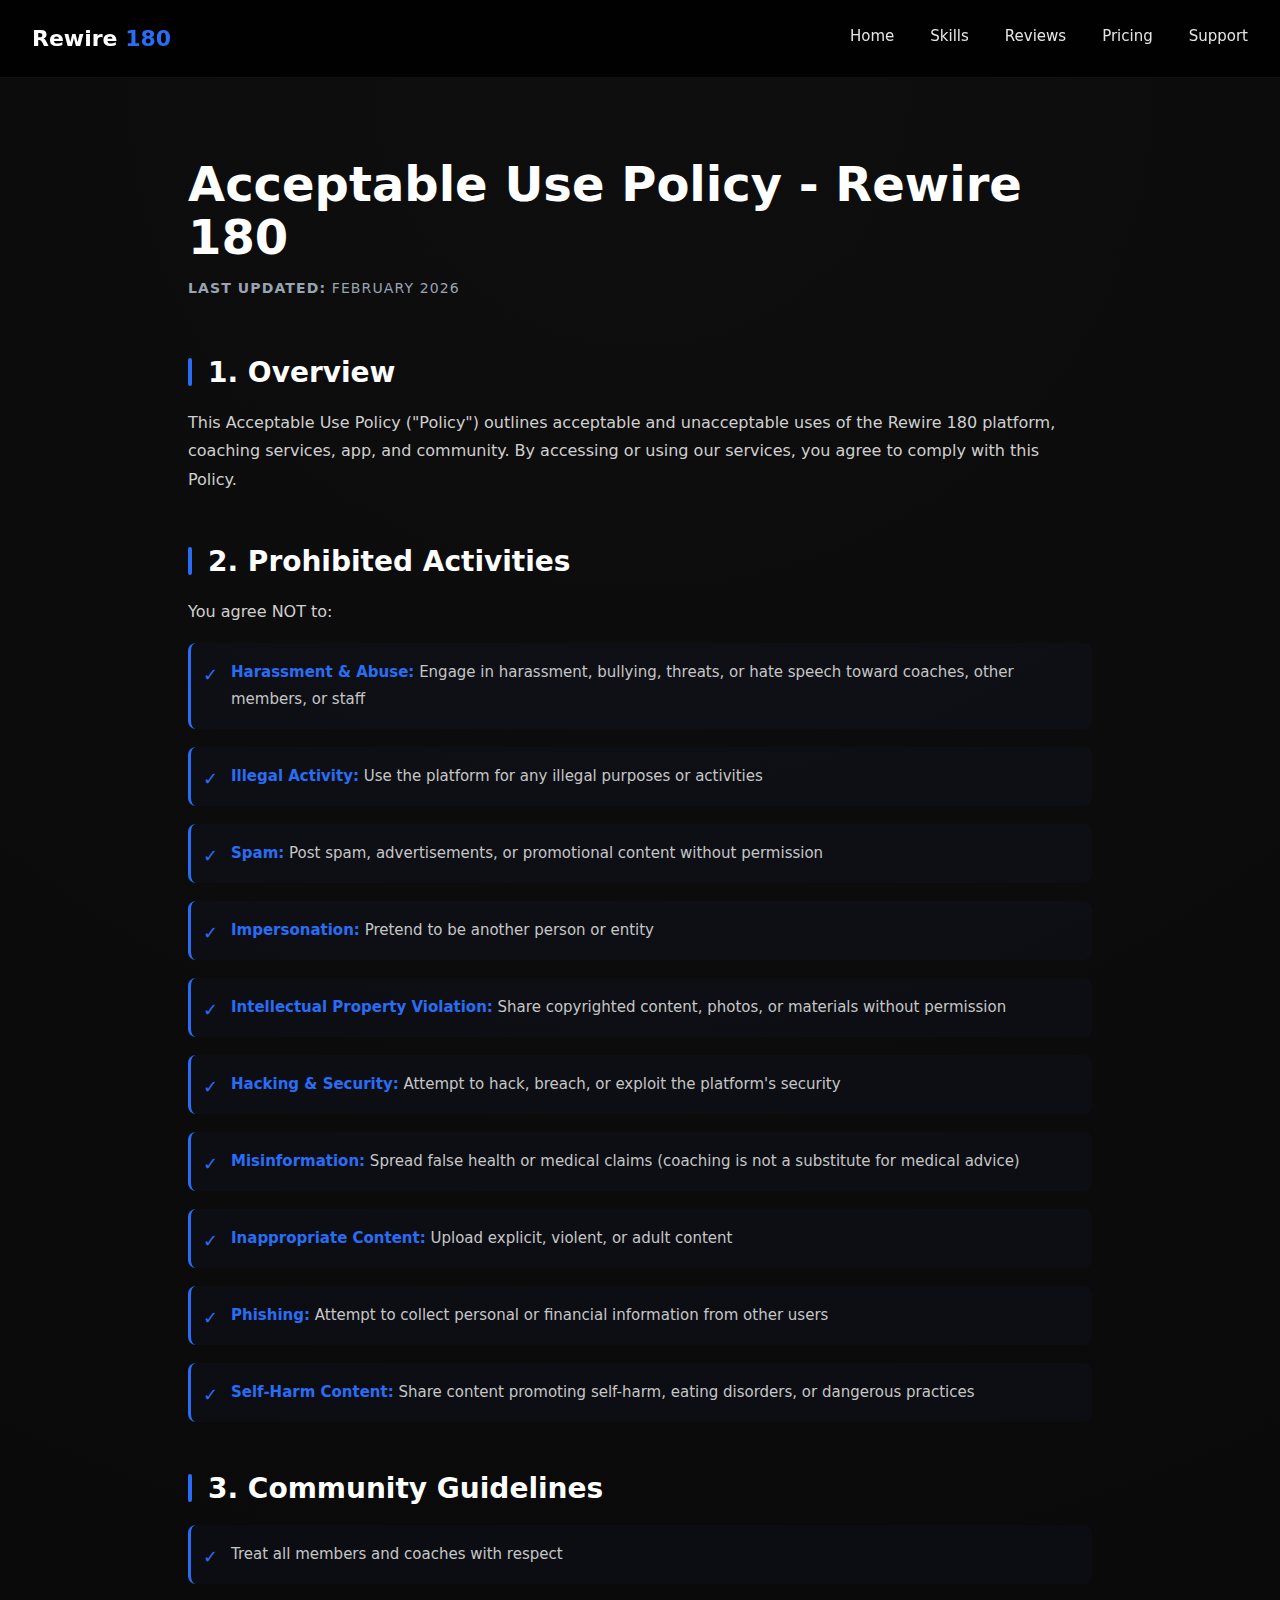
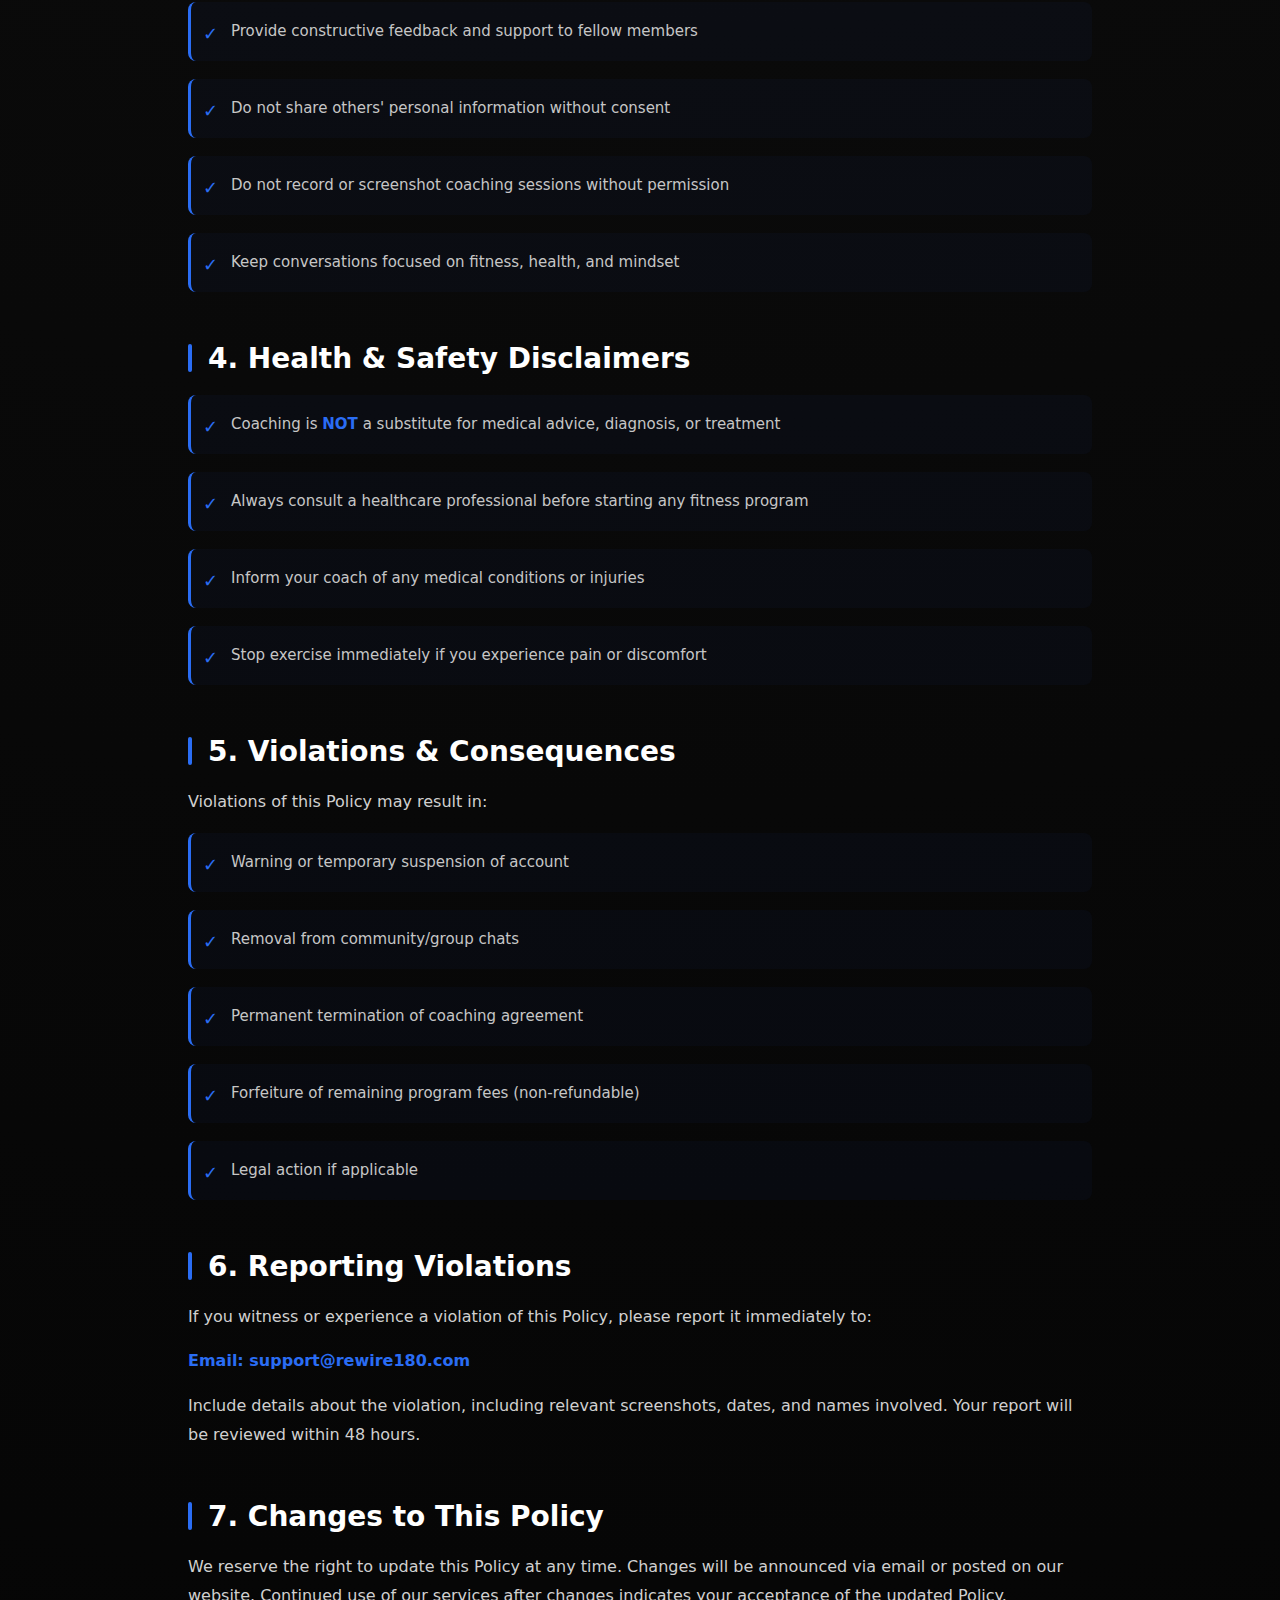
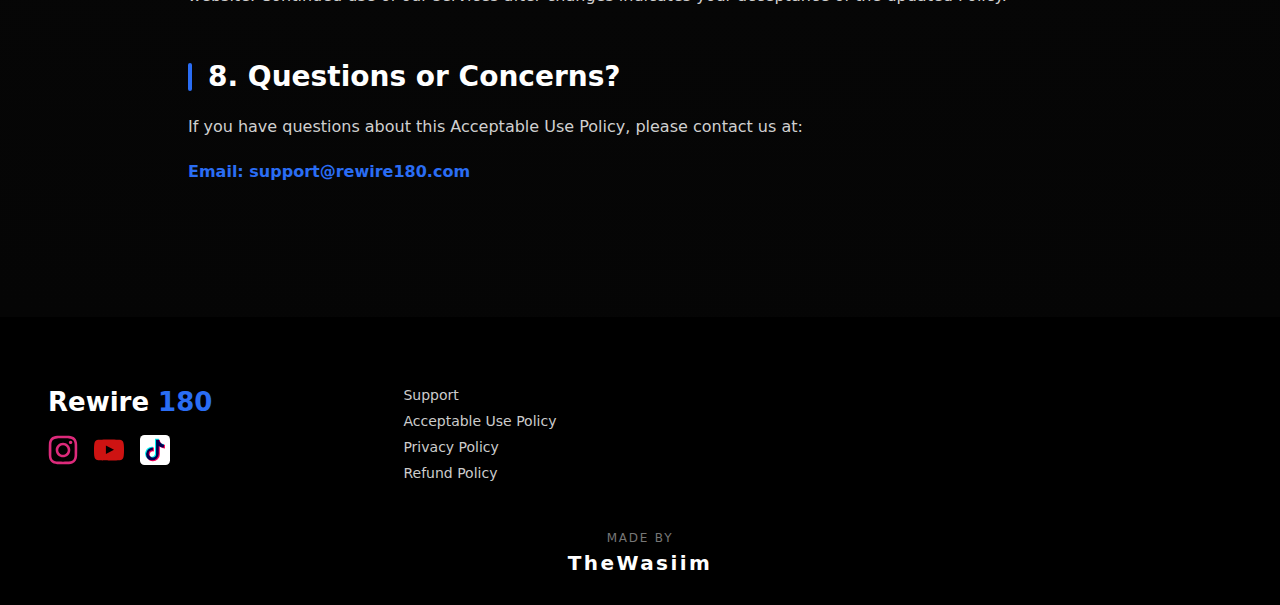
<file: acceptable-use-policy.html>
<!DOCTYPE html>
<html lang="en">

<head>
    <meta charset="UTF-8" />
    <title>Acceptable Use Policy - Rewire 180</title>
    <meta name="viewport" content="width=device-width, initial-scale=1.0" />

    <link rel="stylesheet" href="hero.css" />
    <script defer src="navbar.js"></script>
</head>

<body>

    <!-- NAVBAR -->
   <!-- NAVBAR FOR SUPPORT.HTML PAGE -->
<header class="main-navbar">
    <div class="nav-container">

        <a href="index.html#home" class="nav-logo"> <!-- ✅ CHANGED -->
            Rewire <span>180</span>
        </a>

        <!-- Desktop menu -->
        <nav class="nav-links">
            <a href="index.html#home">Home</a> <!-- ✅ CHANGED -->
            <a href="index.html#skills">Skills</a>
            <a href="index.html#reviews-section-video">Reviews</a> <!-- ✅ CHANGED -->
            <a href="index.html#method-pricing">Pricing</a> <!-- ✅ CHANGED -->
            <a href="support.html">Support</a>
        </nav>

        <!-- Hamburger -->
        <div class="hamburger" id="hamburger">
            <span></span>
            <span></span>
            <span></span>
        </div>

    </div>

    <!-- Mobile menu -->
    <div class="mobile-menu" id="mobileMenu">
        <a href="index.html#home">Home</a> <!-- ✅ CHANGED -->
        <a href="index.html#skills">Skills</a> 
        <a href="index.html#reviews-section-video">Reviews</a><!-- ✅ CHANGED -->
        <a href="index.html#method-pricing">Pricing</a> <!-- ✅ CHANGED -->
        <a href="support.html">Support</a>
    </div>
</header>


    <!-- MAIN CONTENT -->
    <section class="content-section">
        <div class="content-wrapper">
            <div class="content-inner">

                <h1>Acceptable Use Policy - Rewire 180</h1>
                <p class="last-updated"><strong>Last Updated:</strong> February 2026</p>

                <!-- OVERVIEW -->
                <section class="policy-section">
                    <h2>1. Overview</h2>
                    <p>
                        This Acceptable Use Policy ("Policy") outlines acceptable and unacceptable uses of the Rewire 180 platform, 
                        coaching services, app, and community. By accessing or using our services, you agree to comply with this Policy.
                    </p>
                </section>

                <!-- PROHIBITED ACTIVITIES -->
                <section class="policy-section">
                    <h2>2. Prohibited Activities</h2>
                    <p>You agree NOT to:</p>
                    
                    <ul class="prohibited-list">
                        <li>
                            <strong>Harassment & Abuse:</strong> Engage in harassment, bullying, threats, or hate speech toward coaches, 
                            other members, or staff
                        </li>
                        <li>
                            <strong>Illegal Activity:</strong> Use the platform for any illegal purposes or activities
                        </li>
                        <li>
                            <strong>Spam:</strong> Post spam, advertisements, or promotional content without permission
                        </li>
                        <li>
                            <strong>Impersonation:</strong> Pretend to be another person or entity
                        </li>
                        <li>
                            <strong>Intellectual Property Violation:</strong> Share copyrighted content, photos, or materials without permission
                        </li>
                        <li>
                            <strong>Hacking & Security:</strong> Attempt to hack, breach, or exploit the platform's security
                        </li>
                        <li>
                            <strong>Misinformation:</strong> Spread false health or medical claims (coaching is not a substitute for medical advice)
                        </li>
                        <li>
                            <strong>Inappropriate Content:</strong> Upload explicit, violent, or adult content
                        </li>
                        <li>
                            <strong>Phishing:</strong> Attempt to collect personal or financial information from other users
                        </li>
                        <li>
                            <strong>Self-Harm Content:</strong> Share content promoting self-harm, eating disorders, or dangerous practices
                        </li>
                    </ul>
                </section>

                <!-- COMMUNITY GUIDELINES -->
                <section class="policy-section">
                    <h2>3. Community Guidelines</h2>
                    <ul class="guidelines-list">
                        <li>Treat all members and coaches with respect</li>
                        <li>Provide constructive feedback and support to fellow members</li>
                        <li>Do not share others' personal information without consent</li>
                        <li>Do not record or screenshot coaching sessions without permission</li>
                        <li>Keep conversations focused on fitness, health, and mindset</li>
                    </ul>
                </section>

                <!-- HEALTH & SAFETY DISCLAIMERS -->
                <section class="policy-section">
                    <h2>4. Health & Safety Disclaimers</h2>
                    <ul class="disclaimer-list">
                        <li>Coaching is <strong>NOT</strong> a substitute for medical advice, diagnosis, or treatment</li>
                        <li>Always consult a healthcare professional before starting any fitness program</li>
                        <li>Inform your coach of any medical conditions or injuries</li>
                        <li>Stop exercise immediately if you experience pain or discomfort</li>
                    </ul>
                </section>

                <!-- VIOLATIONS & CONSEQUENCES -->
                <section class="policy-section">
                    <h2>5. Violations & Consequences</h2>
                    <p>Violations of this Policy may result in:</p>
                    <ul class="consequences-list">
                        <li>Warning or temporary suspension of account</li>
                        <li>Removal from community/group chats</li>
                        <li>Permanent termination of coaching agreement</li>
                        <li>Forfeiture of remaining program fees (non-refundable)</li>
                        <li>Legal action if applicable</li>
                    </ul>
                </section>

                <!-- REPORTING VIOLATIONS -->
                <section class="policy-section">
                    <h2>6. Reporting Violations</h2>
                    <p>
                        If you witness or experience a violation of this Policy, please report it immediately to:
                    </p>
                    <p><strong>Email: support@rewire180.com</strong></p>
                    <p>
                        Include details about the violation, including relevant screenshots, dates, and names involved. 
                        Your report will be reviewed within 48 hours.
                    </p>
                </section>

                <!-- POLICY CHANGES -->
                <section class="policy-section">
                    <h2>7. Changes to This Policy</h2>
                    <p>
                        We reserve the right to update this Policy at any time. Changes will be announced via email or posted on our website. 
                        Continued use of our services after changes indicates your acceptance of the updated Policy.
                    </p>
                </section>

                <!-- CONTACT -->
                <section class="policy-section">
                    <h2>8. Questions or Concerns?</h2>
                    <p>
                        If you have questions about this Acceptable Use Policy, please contact us at:
                    </p>
                    <p><strong>Email: support@rewire180.com</strong></p>
                </section>

            </div>
        </div>
    </section>

    <!-- FOOTER -->
    <footer class="site-footer">
        <div class="footer-container">

            <!-- LEFT -->
            <div class="footer-left">
                <div class="footer-logo">
                    Rewire <span>180</span>
                </div>

                <div class="footer-social">
                    <a href="https://www.instagram.com/qf_fitness/" aria-label="Instagram"> <img
                            src="instagram-social-media-network-communication-interaction-connection-svgrepo-com.svg"
                            alt=""></a>
                    <a href="#" aria-label="YouTube"><img src="youtube-color-svgrepo-com.svg" alt=""></a>
                    <a href="#" aria-label="TikTok"><img src="tiktok-svgrepo-com.svg" alt=""></a>
                </div>
            </div>

            <!-- CENTER -->
            <div class="footer-center">
                <a href="support.html">Support</a>
                <a href="acceptable-use-policy.html">Acceptable Use Policy</a>
                <a href="privacy-policy.html" class="active">Privacy Policy</a>
                <!-- <a href="#">Our Consumer Goods Terms & Conditions</a> -->
                <!-- <a href="#">Website Terms And Conditions</a> -->
                <!-- <a href="#">Piracy Policy</a> -->
                <a href="refund-policy.html">Refund Policy</a>
            </div>

            <!-- RIGHT -->
            <div class="footer-right">
            </div>

        </div>

        <!-- BOTTOM -->
        <div class="footer-bottom">
            <span>MADE BY</span>
            <strong><a href="https://www.instagram.com/thewasiim/" target="_blank" rel="noopener noreferrer" aria-label="Open TheWasiim on Instagram">TheWasiim</a></strong>
        </div>
    </footer>

    <script src="navbar.js" defer></script>

</body>

</html>
</file>
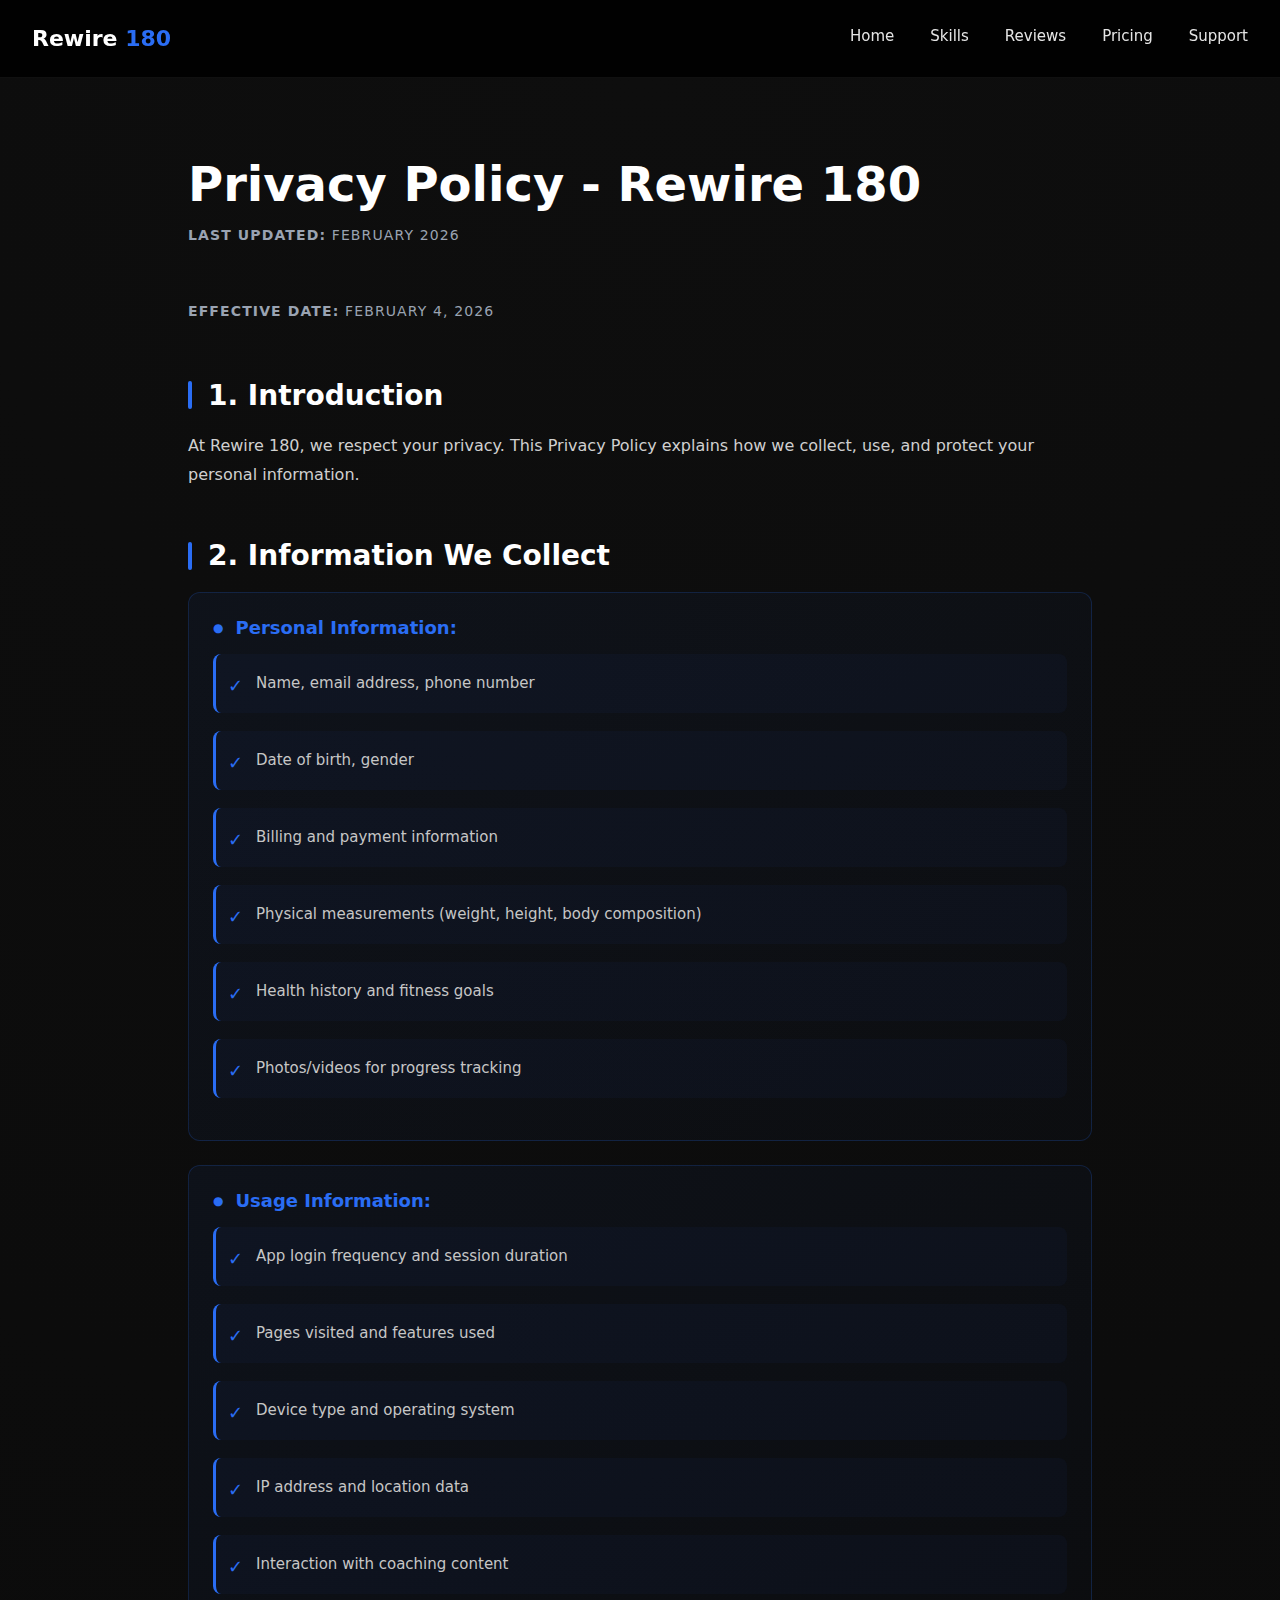
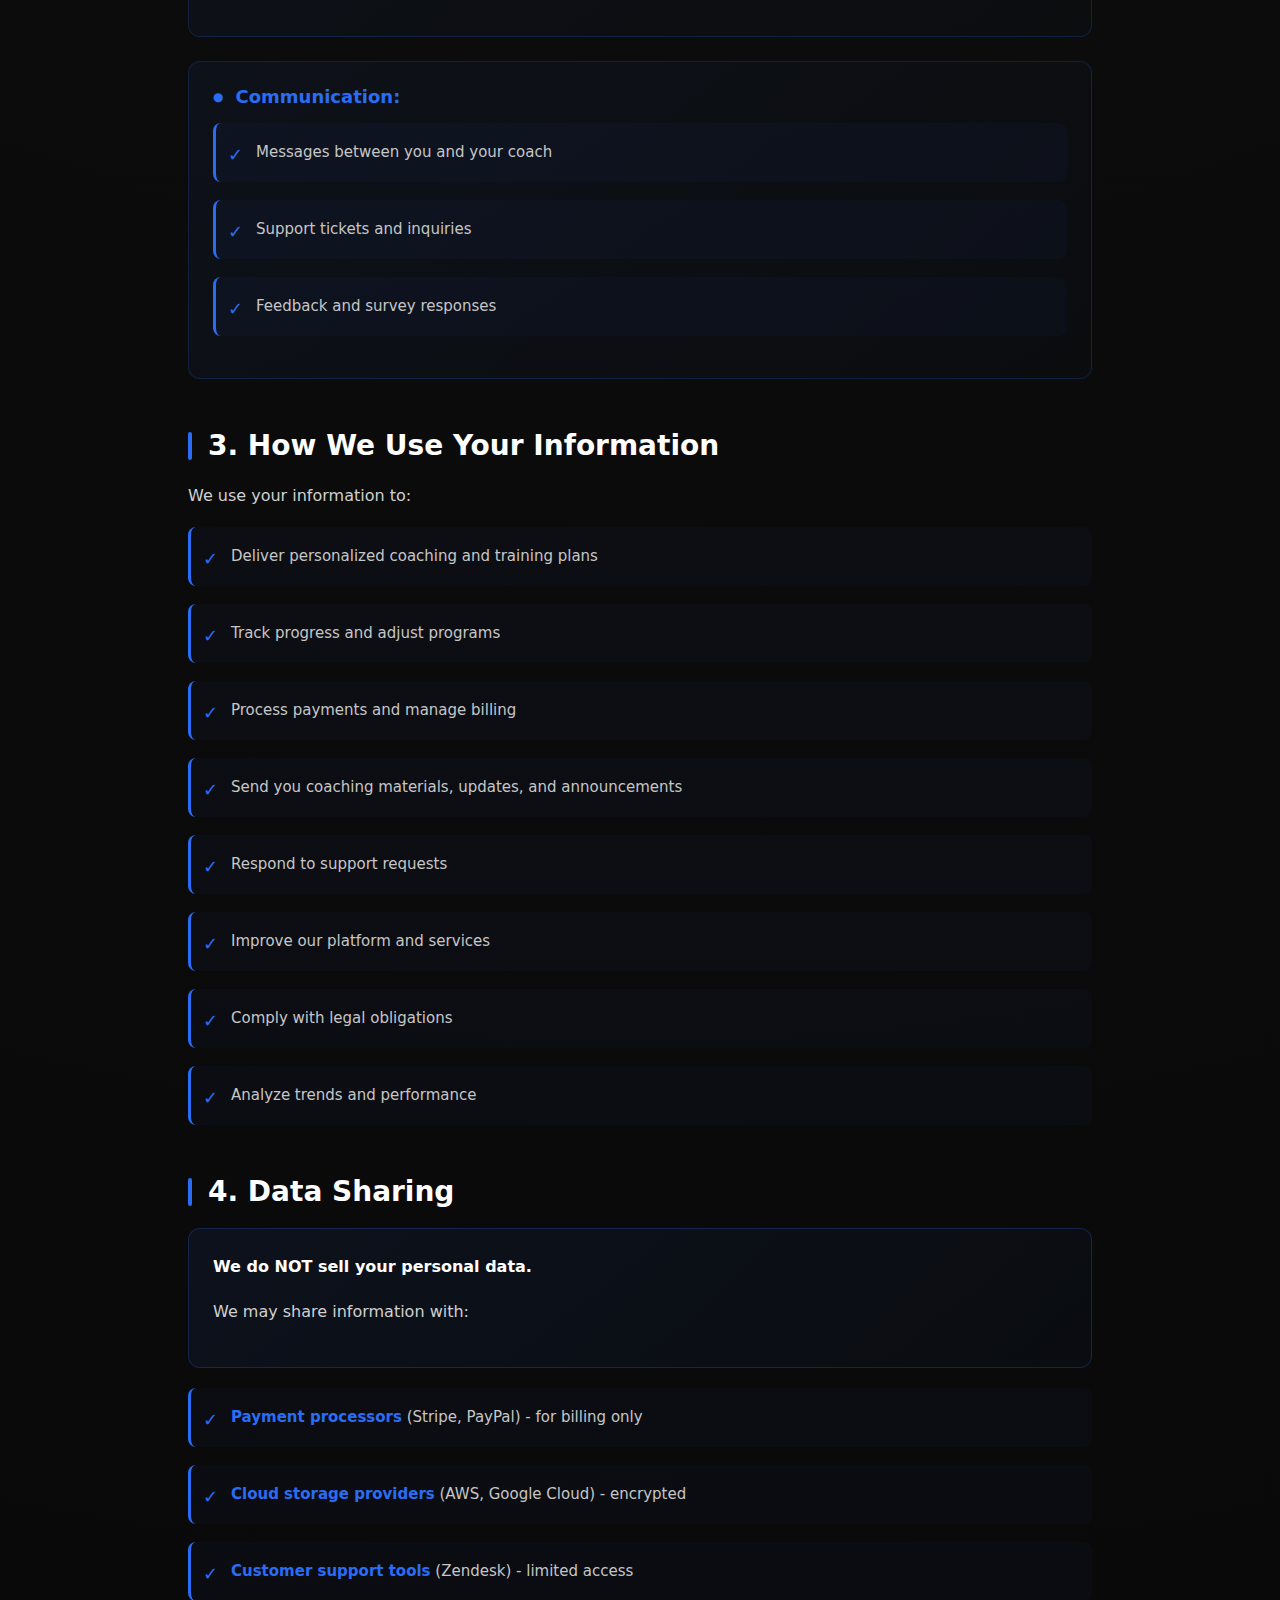
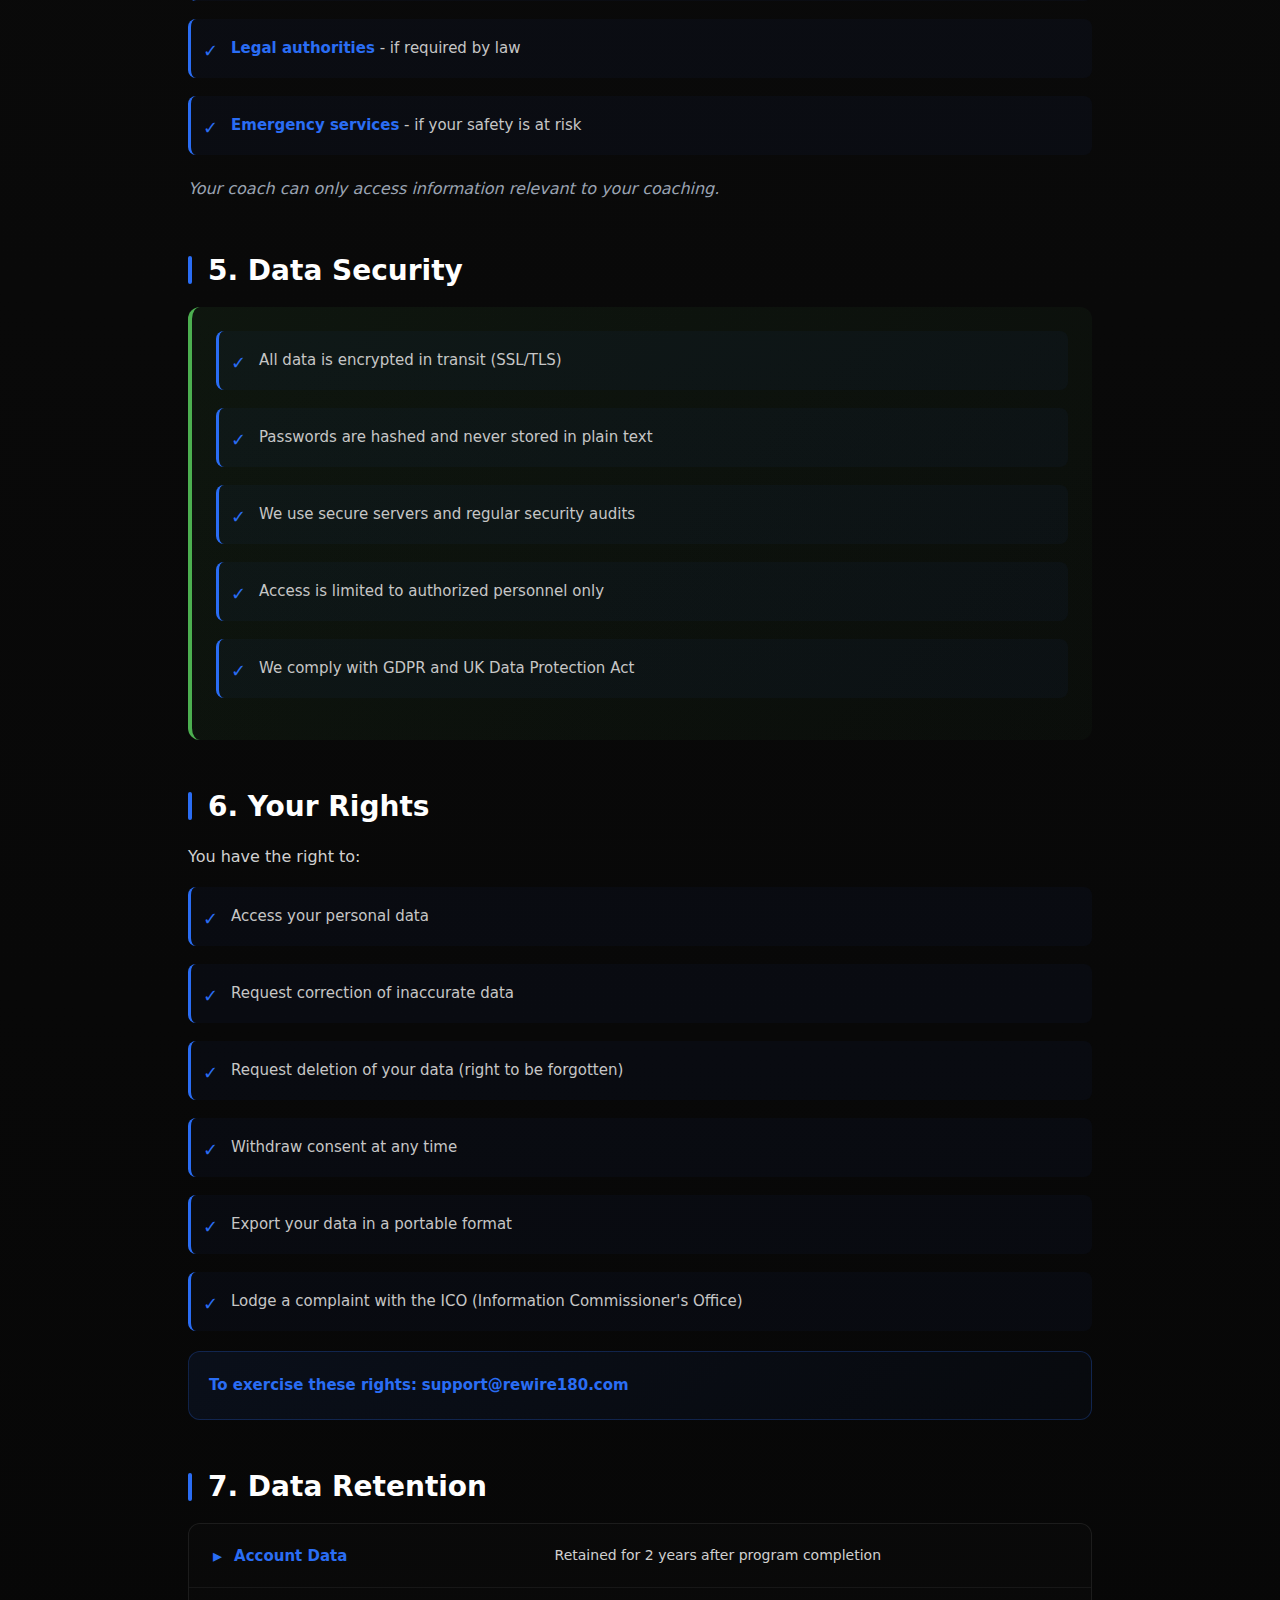
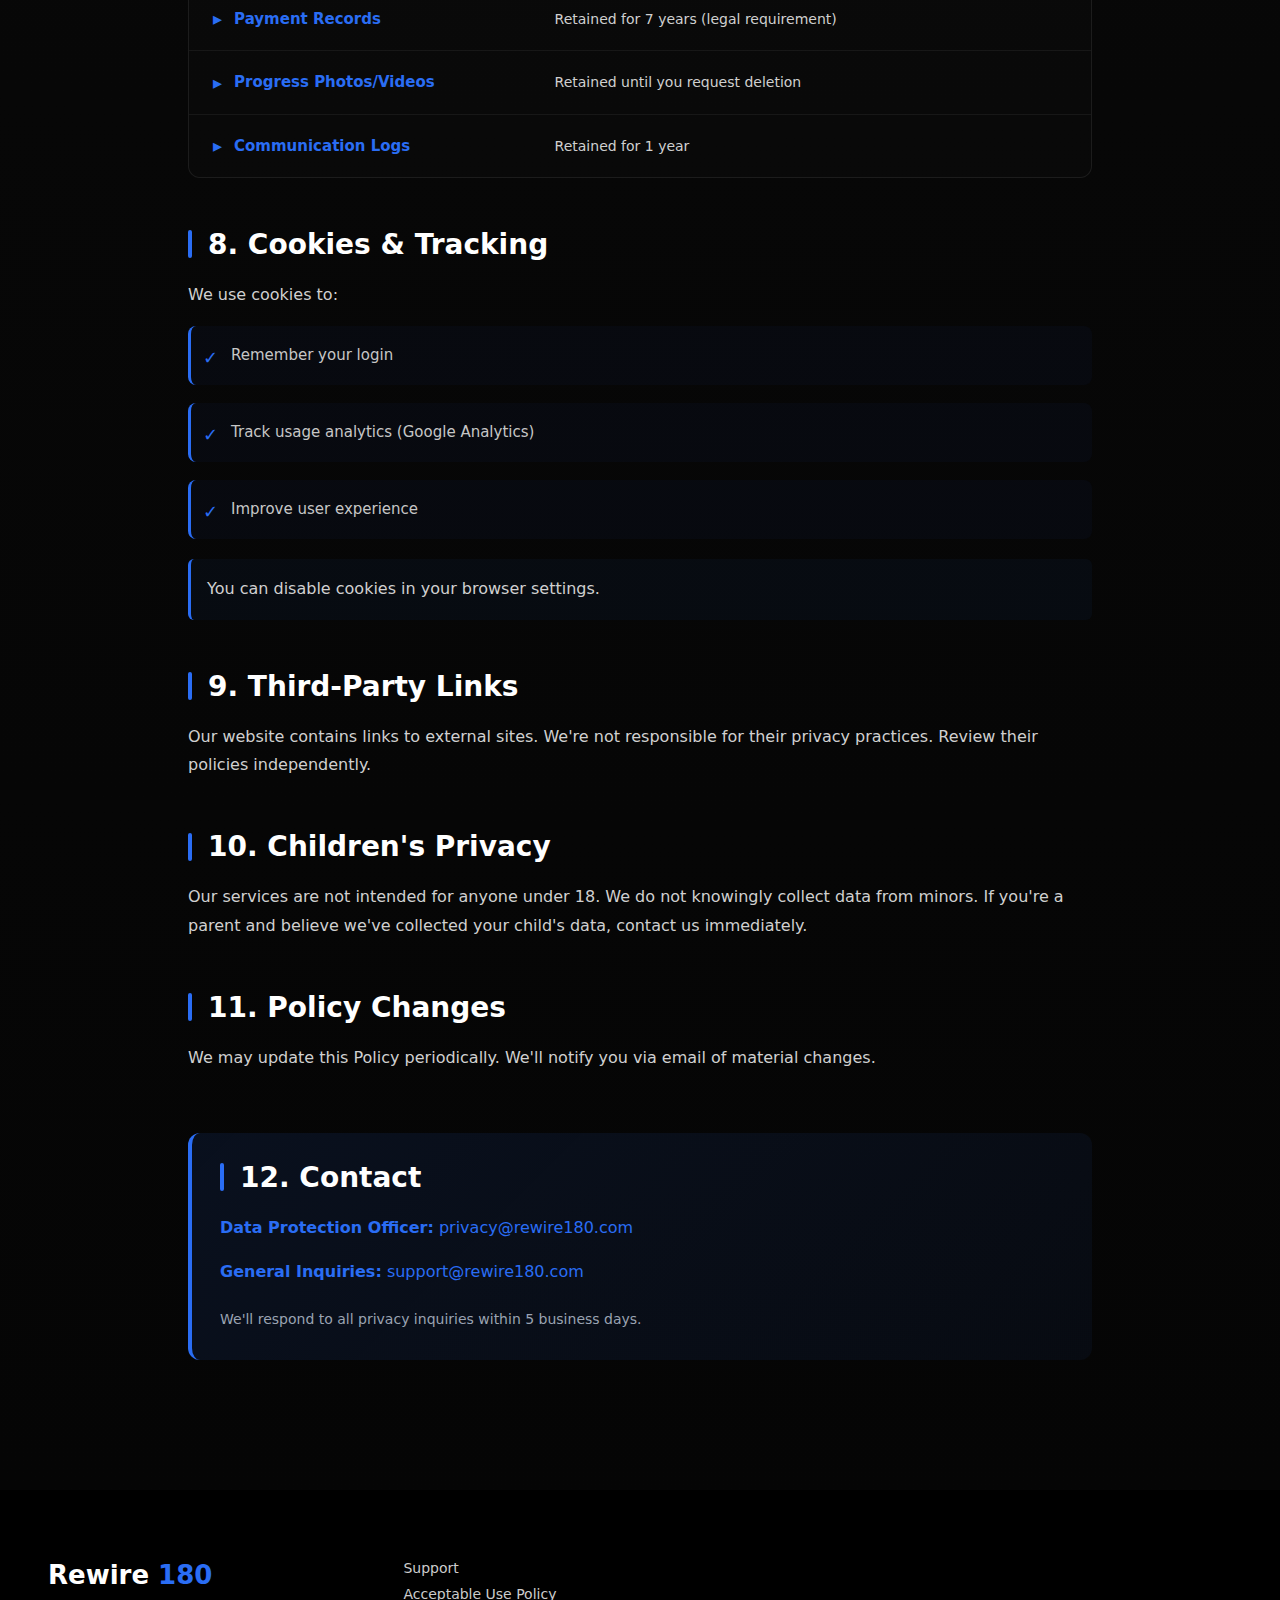
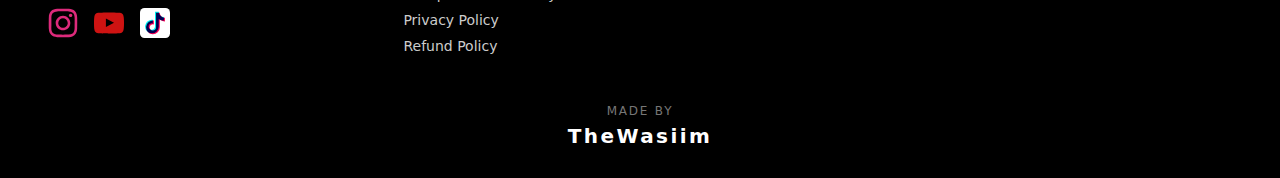
<file: privacy-policy.html>
<!DOCTYPE html>
<html lang="en">

<head>
    <meta charset="UTF-8" />
    <title>Privacy Policy - Rewire 180</title>
    <meta name="viewport" content="width=device-width, initial-scale=1.0" />

    <link rel="stylesheet" href="hero.css" />
    <script defer src="navbar.js"></script>
</head>

<body>

     <!-- NAVBAR -->
   <!-- NAVBAR FOR SUPPORT.HTML PAGE -->
<header class="main-navbar">
    <div class="nav-container">

        <a href="index.html#home" class="nav-logo"> <!-- ✅ CHANGED -->
            Rewire <span>180</span>
        </a>

        <!-- Desktop menu -->
        <nav class="nav-links">
            <a href="index.html#home">Home</a> <!-- ✅ CHANGED -->
            <a href="index.html#skills">Skills</a>
            <a href="index.html#reviews-section-video">Reviews</a> <!-- ✅ CHANGED -->
            <a href="index.html#method-pricing">Pricing</a> <!-- ✅ CHANGED -->
            <a href="support.html">Support</a>
        </nav>

        <!-- Hamburger -->
        <div class="hamburger" id="hamburger">
            <span></span>
            <span></span>
            <span></span>
        </div>

    </div>

    <!-- Mobile menu -->
    <div class="mobile-menu" id="mobileMenu">
        <a href="index.html#home">Home</a> <!-- ✅ CHANGED -->
        <a href="index.html#skills">Skills</a> 
        <a href="index.html#reviews-section-video">Reviews</a><!-- ✅ CHANGED -->
        <a href="index.html#method-pricing">Pricing</a> <!-- ✅ CHANGED -->
        <a href="support.html">Support</a>
    </div>
</header>


    <!-- MAIN CONTENT -->
    <section class="content-section">
        <div class="content-wrapper">
            <div class="content-inner">

                <h1>Privacy Policy - Rewire 180</h1>
                <p class="last-updated"><strong>Last Updated:</strong> February 2026</p>
                <p class="last-updated"><strong>Effective Date:</strong> February 4, 2026</p>

                <!-- 1. INTRODUCTION -->
                <section class="policy-section">
                    <h2>1. Introduction</h2>
                    <p>
                        At Rewire 180, we respect your privacy. This Privacy Policy explains how we collect, use, and protect your personal information.
                    </p>
                </section>

                <!-- 2. INFORMATION WE COLLECT -->
                <section class="policy-section">
                    <h2>2. Information We Collect</h2>
                    
                    <div class="info-category">
                        <h3>Personal Information:</h3>
                        <ul class="prohibited-list">
                            <li>Name, email address, phone number</li>
                            <li>Date of birth, gender</li>
                            <li>Billing and payment information</li>
                            <li>Physical measurements (weight, height, body composition)</li>
                            <li>Health history and fitness goals</li>
                            <li>Photos/videos for progress tracking</li>
                        </ul>
                    </div>

                    <div class="info-category">
                        <h3>Usage Information:</h3>
                        <ul class="prohibited-list">
                            <li>App login frequency and session duration</li>
                            <li>Pages visited and features used</li>
                            <li>Device type and operating system</li>
                            <li>IP address and location data</li>
                            <li>Interaction with coaching content</li>
                        </ul>
                    </div>

                    <div class="info-category">
                        <h3>Communication:</h3>
                        <ul class="prohibited-list">
                            <li>Messages between you and your coach</li>
                            <li>Support tickets and inquiries</li>
                            <li>Feedback and survey responses</li>
                        </ul>
                    </div>
                </section>

                <!-- 3. HOW WE USE YOUR INFORMATION -->
                <section class="policy-section">
                    <h2>3. How We Use Your Information</h2>
                    <p>We use your information to:</p>
                    <ul class="prohibited-list">
                        <li>Deliver personalized coaching and training plans</li>
                        <li>Track progress and adjust programs</li>
                        <li>Process payments and manage billing</li>
                        <li>Send you coaching materials, updates, and announcements</li>
                        <li>Respond to support requests</li>
                        <li>Improve our platform and services</li>
                        <li>Comply with legal obligations</li>
                        <li>Analyze trends and performance</li>
                    </ul>
                </section>

                <!-- 4. DATA SHARING -->
                <section class="policy-section">
                    <h2>4. Data Sharing</h2>
                    <div class="highlight-box">
                        <p style="margin-bottom: 16px; color: #fff; font-weight: 600;">We do NOT sell your personal data.</p>
                        <p>We may share information with:</p>
                    </div>
                    <ul class="consequences-list">
                        <li><strong>Payment processors</strong> (Stripe, PayPal) - for billing only</li>
                        <li><strong>Cloud storage providers</strong> (AWS, Google Cloud) - encrypted</li>
                        <li><strong>Customer support tools</strong> (Zendesk) - limited access</li>
                        <li><strong>Legal authorities</strong> - if required by law</li>
                        <li><strong>Emergency services</strong> - if your safety is at risk</li>
                    </ul>
                    <p style="margin-top: 20px; font-style: italic; color: #9aa3b2;">
                        Your coach can only access information relevant to your coaching.
                    </p>
                </section>

                <!-- 5. DATA SECURITY -->
                <section class="policy-section">
                    <h2>5. Data Security</h2>
                    <div class="security-box">
                        <ul class="guidelines-list">
                            <li>All data is encrypted in transit (SSL/TLS)</li>
                            <li>Passwords are hashed and never stored in plain text</li>
                            <li>We use secure servers and regular security audits</li>
                            <li>Access is limited to authorized personnel only</li>
                            <li>We comply with GDPR and UK Data Protection Act</li>
                        </ul>
                    </div>
                </section>

                <!-- 6. YOUR RIGHTS -->
                <section class="policy-section">
                    <h2>6. Your Rights</h2>
                    <p>You have the right to:</p>
                    <ul class="consequences-list">
                        <li>Access your personal data</li>
                        <li>Request correction of inaccurate data</li>
                        <li>Request deletion of your data (right to be forgotten)</li>
                        <li>Withdraw consent at any time</li>
                        <li>Export your data in a portable format</li>
                        <li>Lodge a complaint with the ICO (Information Commissioner's Office)</li>
                    </ul>
                    <div class="contact-box">
                        <p><strong>To exercise these rights:</strong> <a href="mailto:support@rewire180.com">support@rewire180.com</a></p>
                    </div>
                </section>

                <!-- 7. DATA RETENTION -->
                <section class="policy-section">
                    <h2>7. Data Retention</h2>
                    <div class="retention-table">
                        <div class="retention-row">
                            <span class="data-type">Account Data</span>
                            <span class="retention-period">Retained for 2 years after program completion</span>
                        </div>
                        <div class="retention-row">
                            <span class="data-type">Payment Records</span>
                            <span class="retention-period">Retained for 7 years (legal requirement)</span>
                        </div>
                        <div class="retention-row">
                            <span class="data-type">Progress Photos/Videos</span>
                            <span class="retention-period">Retained until you request deletion</span>
                        </div>
                        <div class="retention-row">
                            <span class="data-type">Communication Logs</span>
                            <span class="retention-period">Retained for 1 year</span>
                        </div>
                    </div>
                </section>

                <!-- 8. COOKIES & TRACKING -->
                <section class="policy-section">
                    <h2>8. Cookies & Tracking</h2>
                    <p>We use cookies to:</p>
                    <ul class="prohibited-list">
                        <li>Remember your login</li>
                        <li>Track usage analytics (Google Analytics)</li>
                        <li>Improve user experience</li>
                    </ul>
                    <p style="margin-top: 20px; padding: 16px; background: rgba(42,109,244,0.05); border-left: 3px solid #2a6df4; border-radius: 6px;">
                        You can disable cookies in your browser settings.
                    </p>
                </section>

                <!-- 9. THIRD-PARTY LINKS -->
                <section class="policy-section">
                    <h2>9. Third-Party Links</h2>
                    <p>
                        Our website contains links to external sites. We're not responsible for their privacy practices. Review their policies independently.
                    </p>
                </section>

                <!-- 10. CHILDREN'S PRIVACY -->
                <section class="policy-section">
                    <h2>10. Children's Privacy</h2>
                    <p>
                        Our services are not intended for anyone under 18. We do not knowingly collect data from minors. If you're a parent and believe we've collected your child's data, contact us immediately.
                    </p>
                </section>

                <!-- 11. POLICY CHANGES -->
                <section class="policy-section">
                    <h2>11. Policy Changes</h2>
                    <p>
                        We may update this Policy periodically. We'll notify you via email of material changes.
                    </p>
                </section>

                <!-- 12. CONTACT -->
                <section class="policy-section" style="background: linear-gradient(135deg, rgba(42,109,244,0.1), rgba(42,109,244,0.05)); border-left: 4px solid #2a6df4; padding: 28px; border-radius: 12px; margin-top: 60px;">
                    <h2 style="margin-top: 0;">12. Contact</h2>
                    <div style="margin: 20px 0;">
                        <p><strong>Data Protection Officer:</strong> <a href="mailto:privacy@rewire180.com" style="color: #2a6df4; text-decoration: none;">privacy@rewire180.com</a></p>
                        <p><strong>General Inquiries:</strong> <a href="mailto:support@rewire180.com" style="color: #2a6df4; text-decoration: none;">support@rewire180.com</a></p>
                    </div>
                    <p style="margin-bottom: 0; margin-top: 16px; font-size: 14px; color: #9aa3b2;">
                        We'll respond to all privacy inquiries within 5 business days.
                    </p>
                </section>

            </div>
        </div>
    </section>

    <!-- FOOTER -->
    <footer class="site-footer">
        <div class="footer-container">

            <!-- LEFT -->
            <div class="footer-left">
                <div class="footer-logo">
                    Rewire <span>180</span>
                </div>

                <div class="footer-social">
                    <a href="https://www.instagram.com/qf_fitness/" aria-label="Instagram"> <img
                            src="instagram-social-media-network-communication-interaction-connection-svgrepo-com.svg"
                            alt=""></a>
                    <a href="#" aria-label="YouTube"><img src="youtube-color-svgrepo-com.svg" alt=""></a>
                    <a href="#" aria-label="TikTok"><img src="tiktok-svgrepo-com.svg" alt=""></a>
                </div>
            </div>

            <!-- CENTER -->
            <div class="footer-center">
                <a href="support.html">Support</a>
                <a href="acceptable-use-policy.html">Acceptable Use Policy</a>
                <a href="privacy-policy.html" class="active">Privacy Policy</a>
                <!-- <a href="#">Our Consumer Goods Terms & Conditions</a> -->
                <!-- <a href="#">Website Terms And Conditions</a> -->
                <!-- <a href="#">Piracy Policy</a> -->
                <a href="refund-policy.html">Refund Policy</a>
            </div>

            <!-- RIGHT -->
            <div class="footer-right">
            </div>

        </div>

        <!-- BOTTOM -->
        <div class="footer-bottom">
            <span>MADE BY</span>
            <strong><a href="https://www.instagram.com/thewasiim/" target="_blank" rel="noopener noreferrer" aria-label="Open TheWasiim on Instagram">TheWasiim</a></strong>
        </div>
    </footer>

    <script src="navbar.js" defer></script>

</body>

</html>
</file>
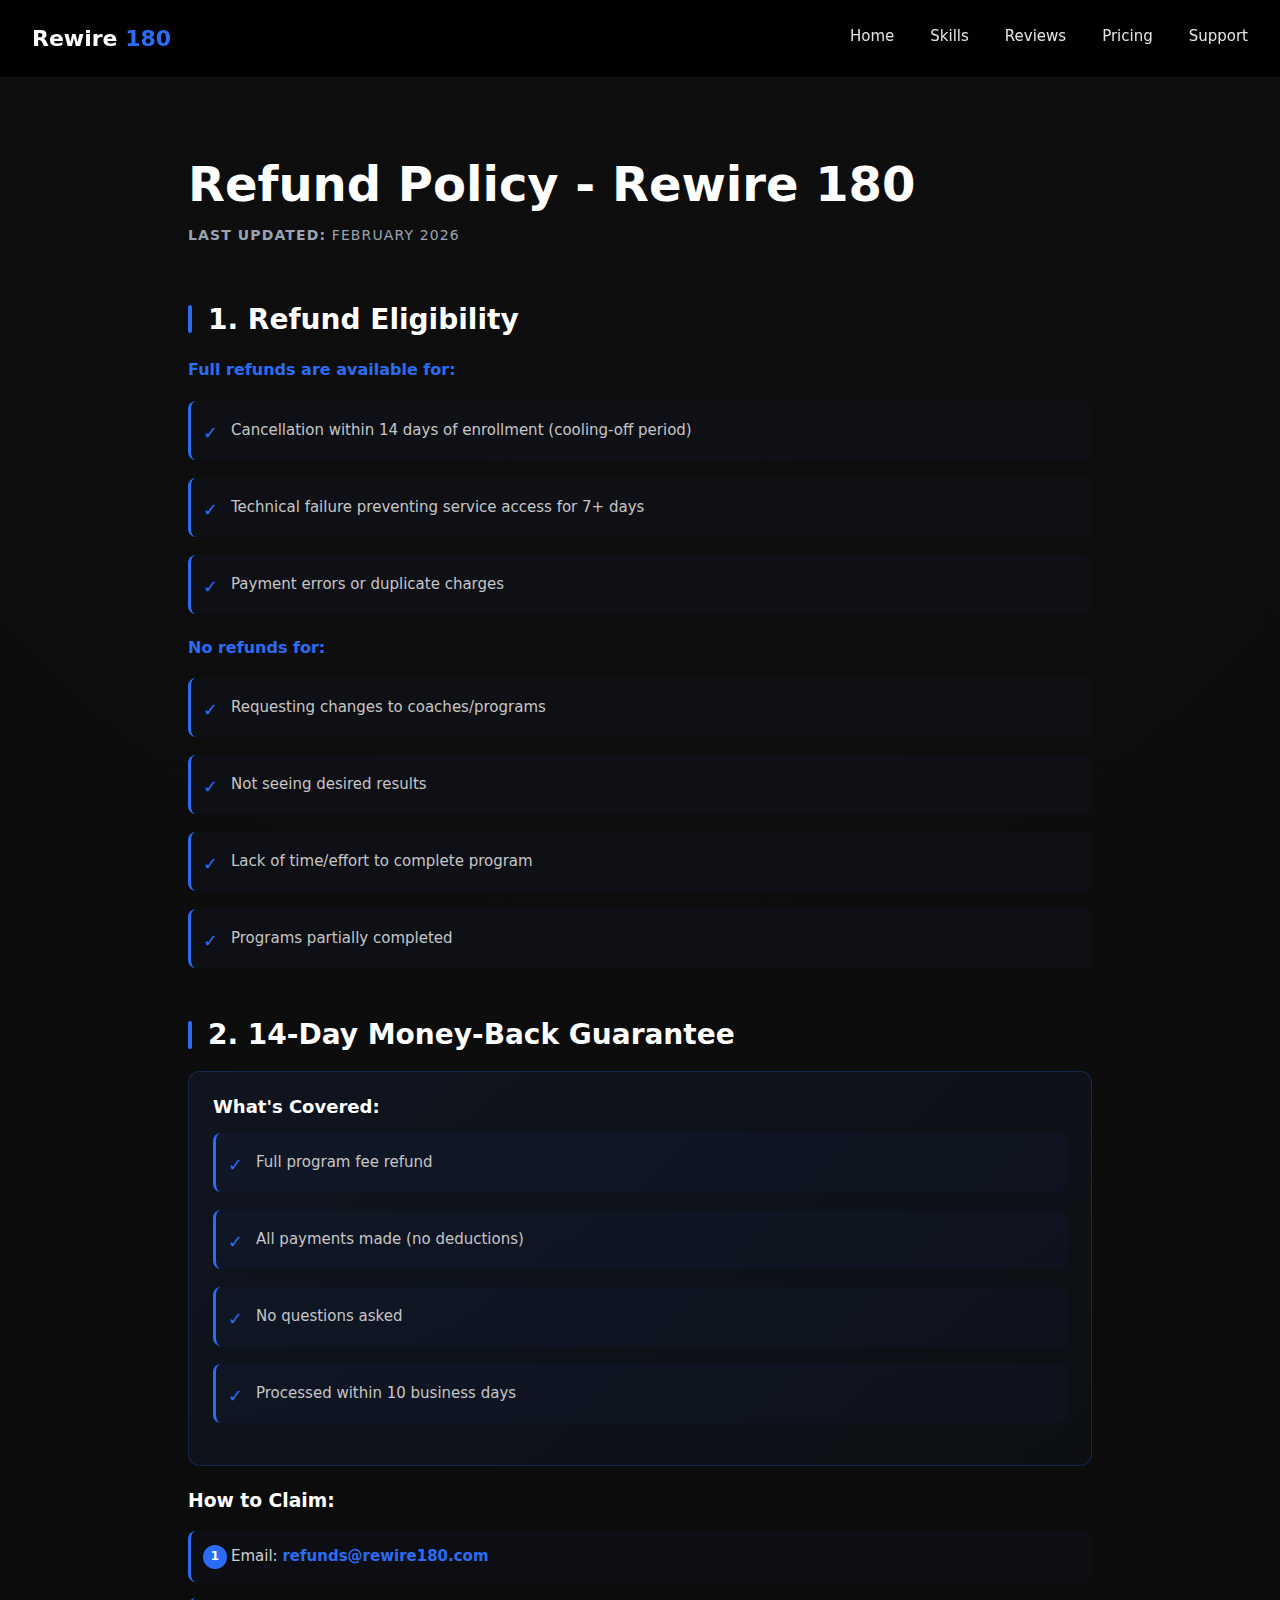
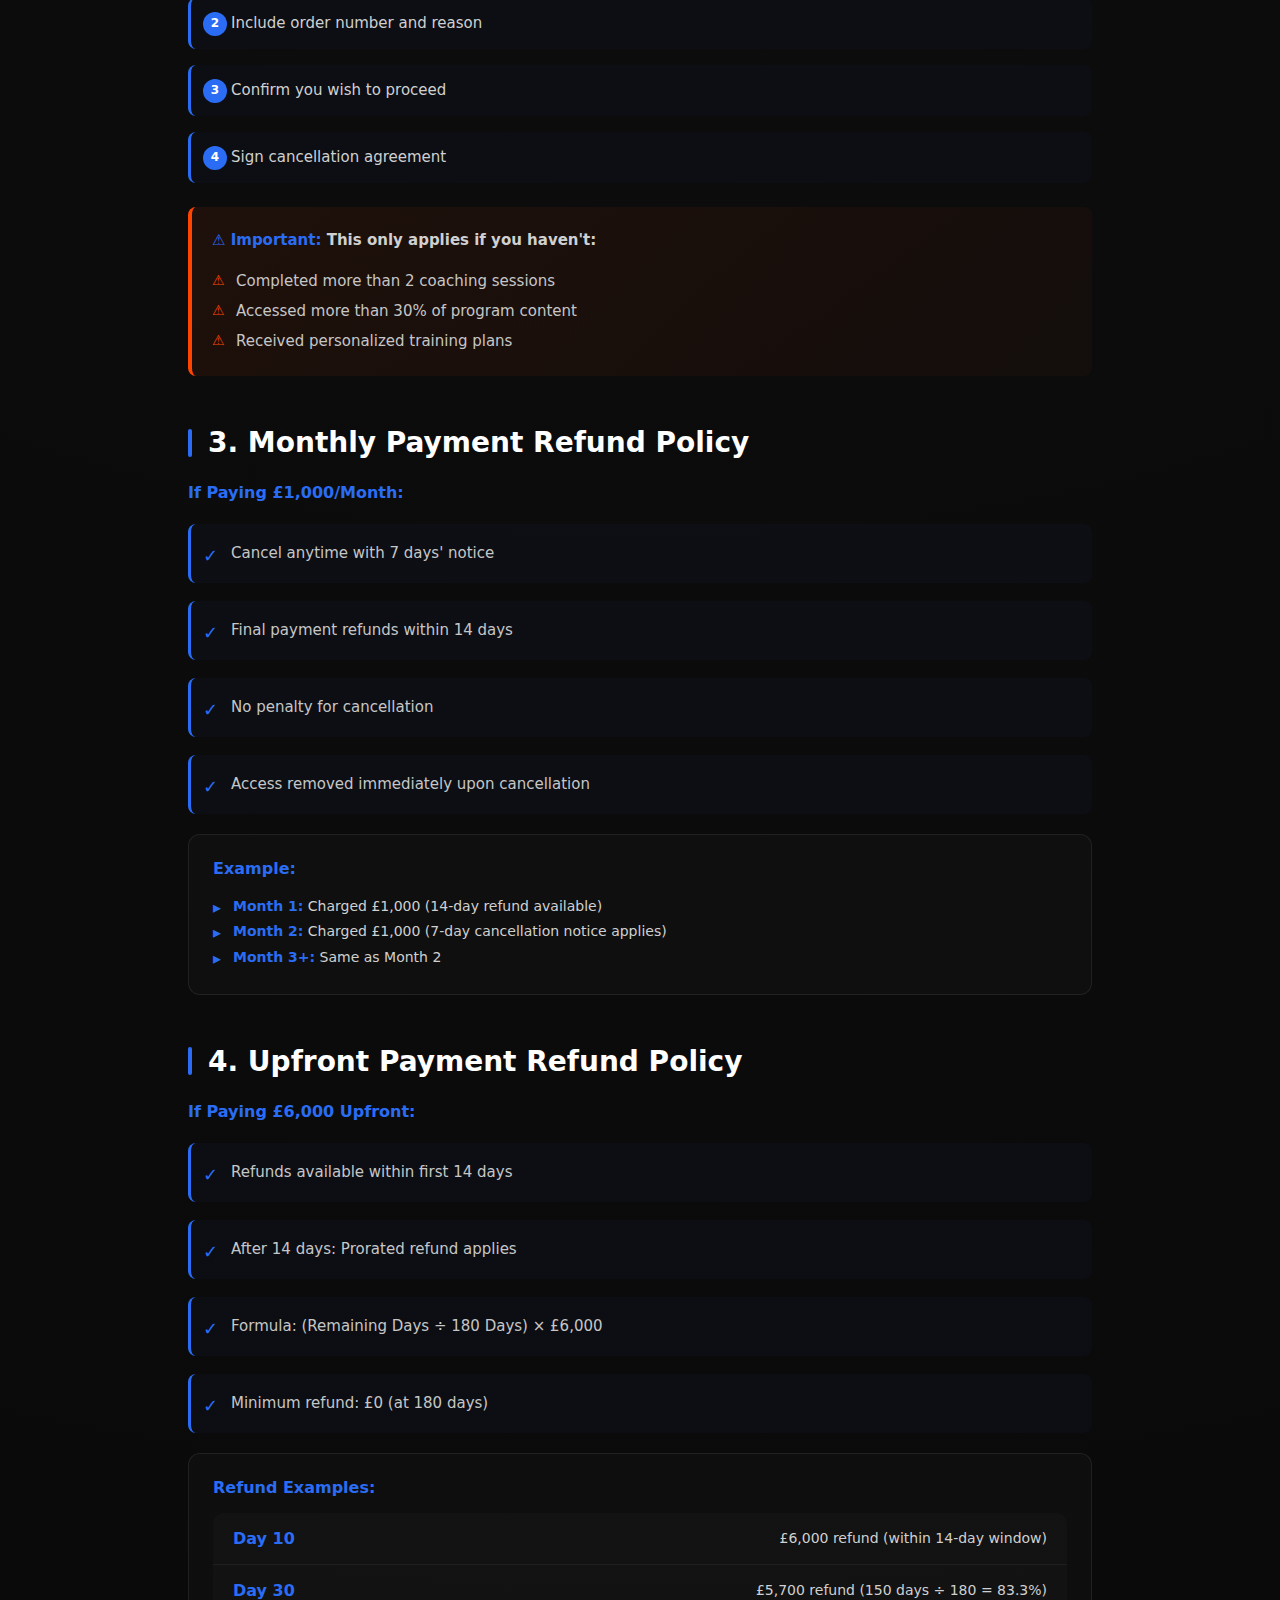
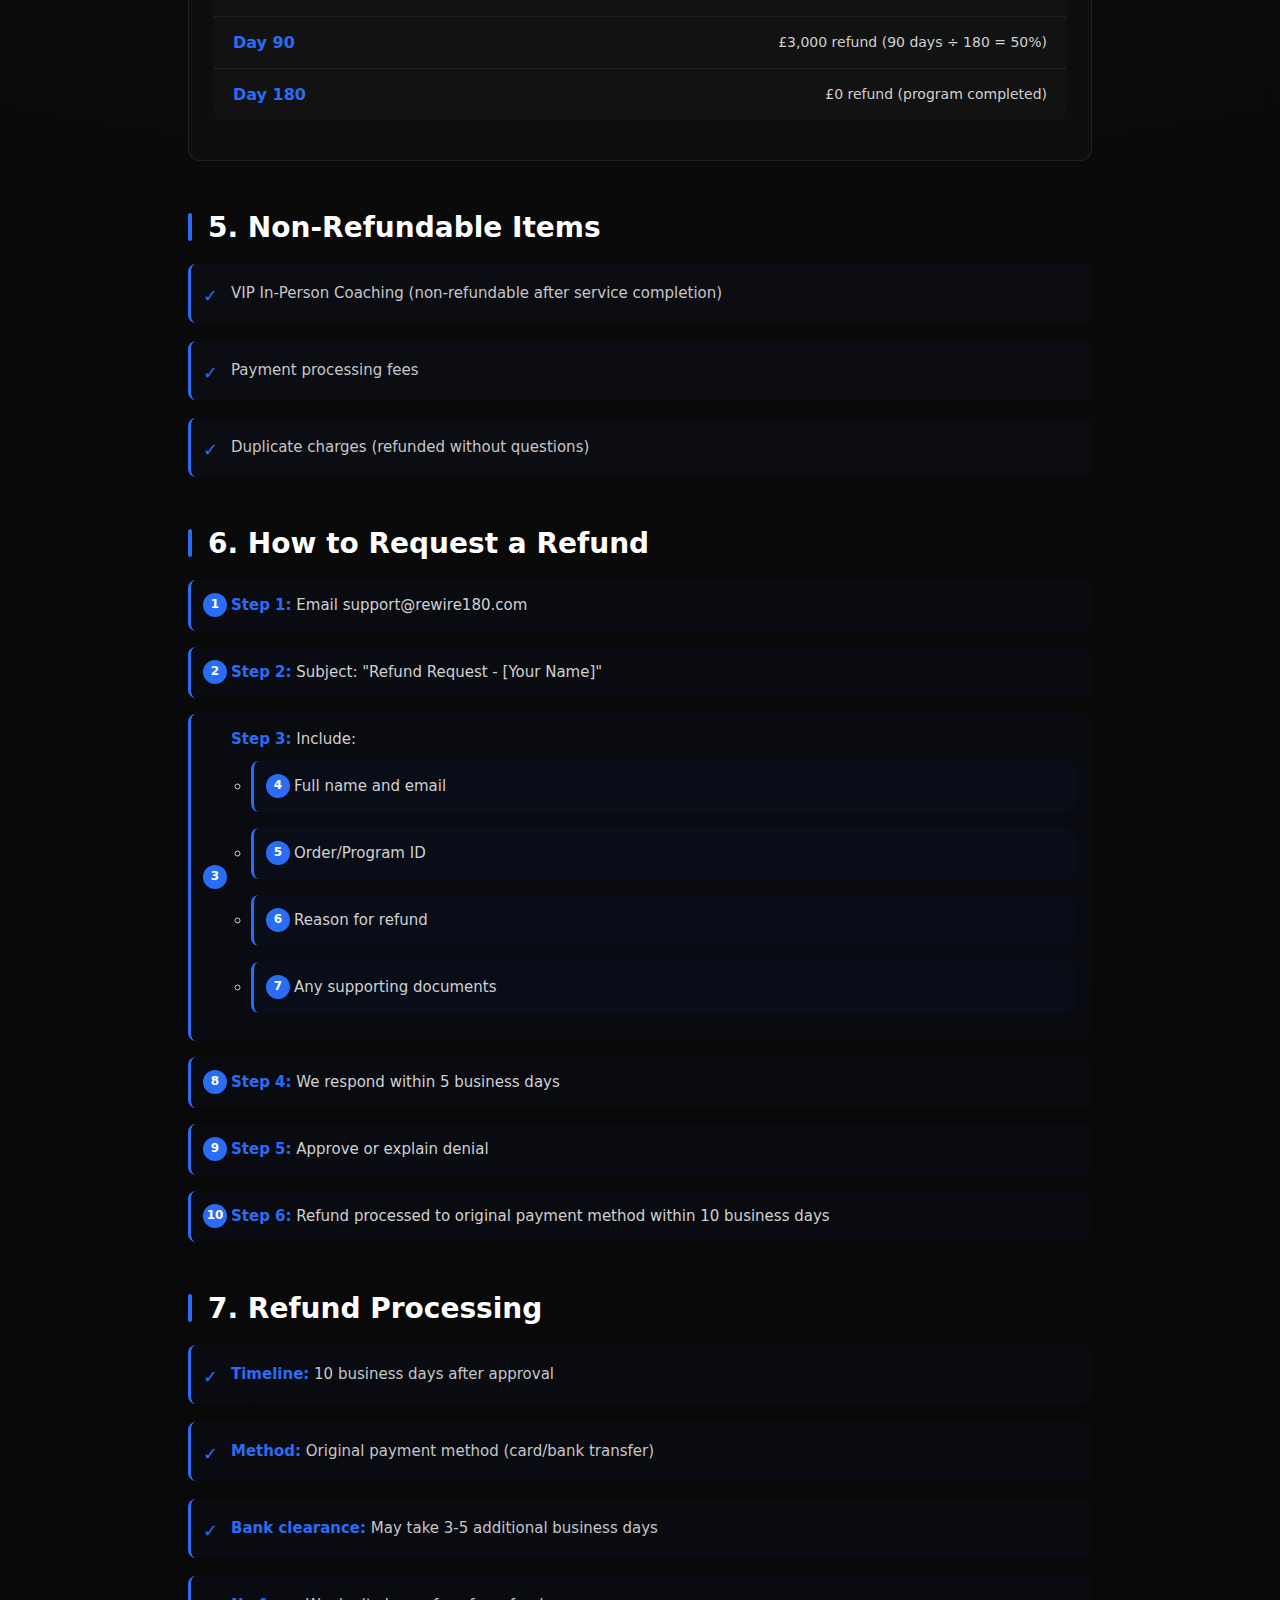
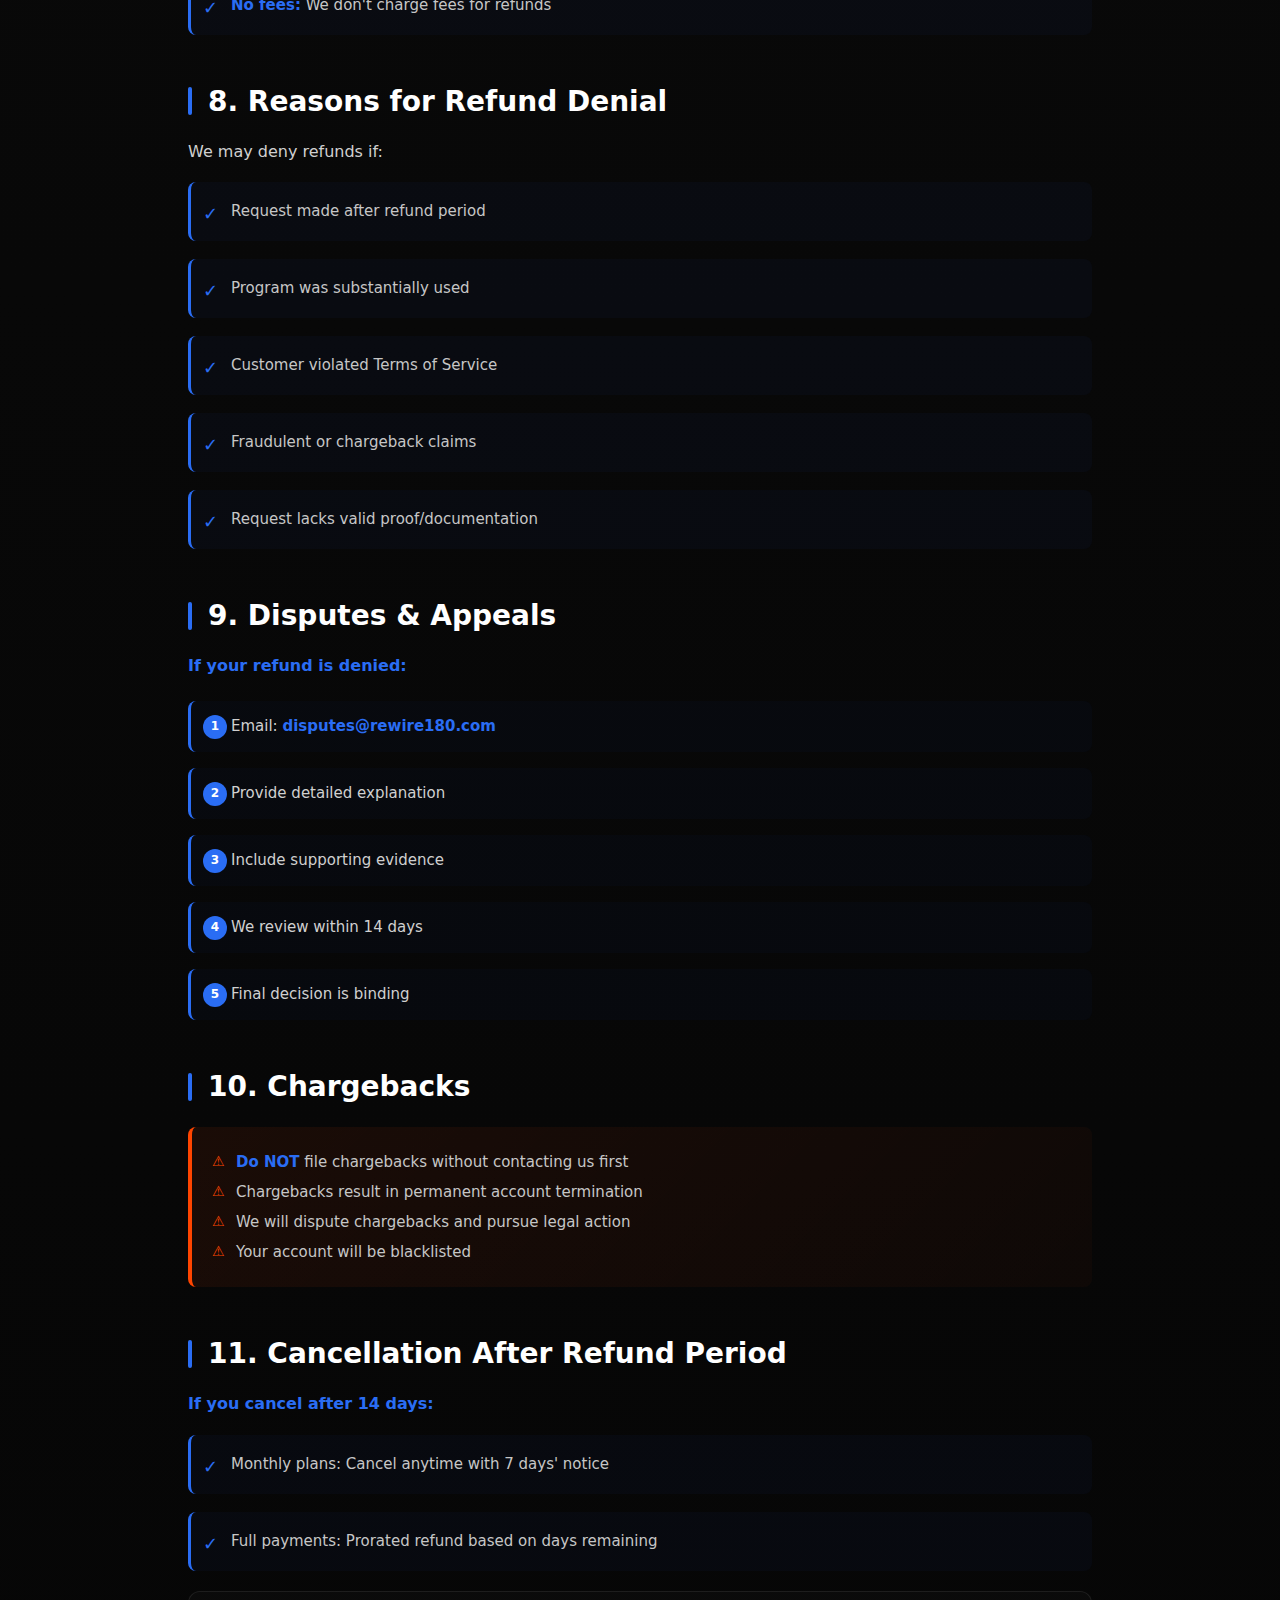
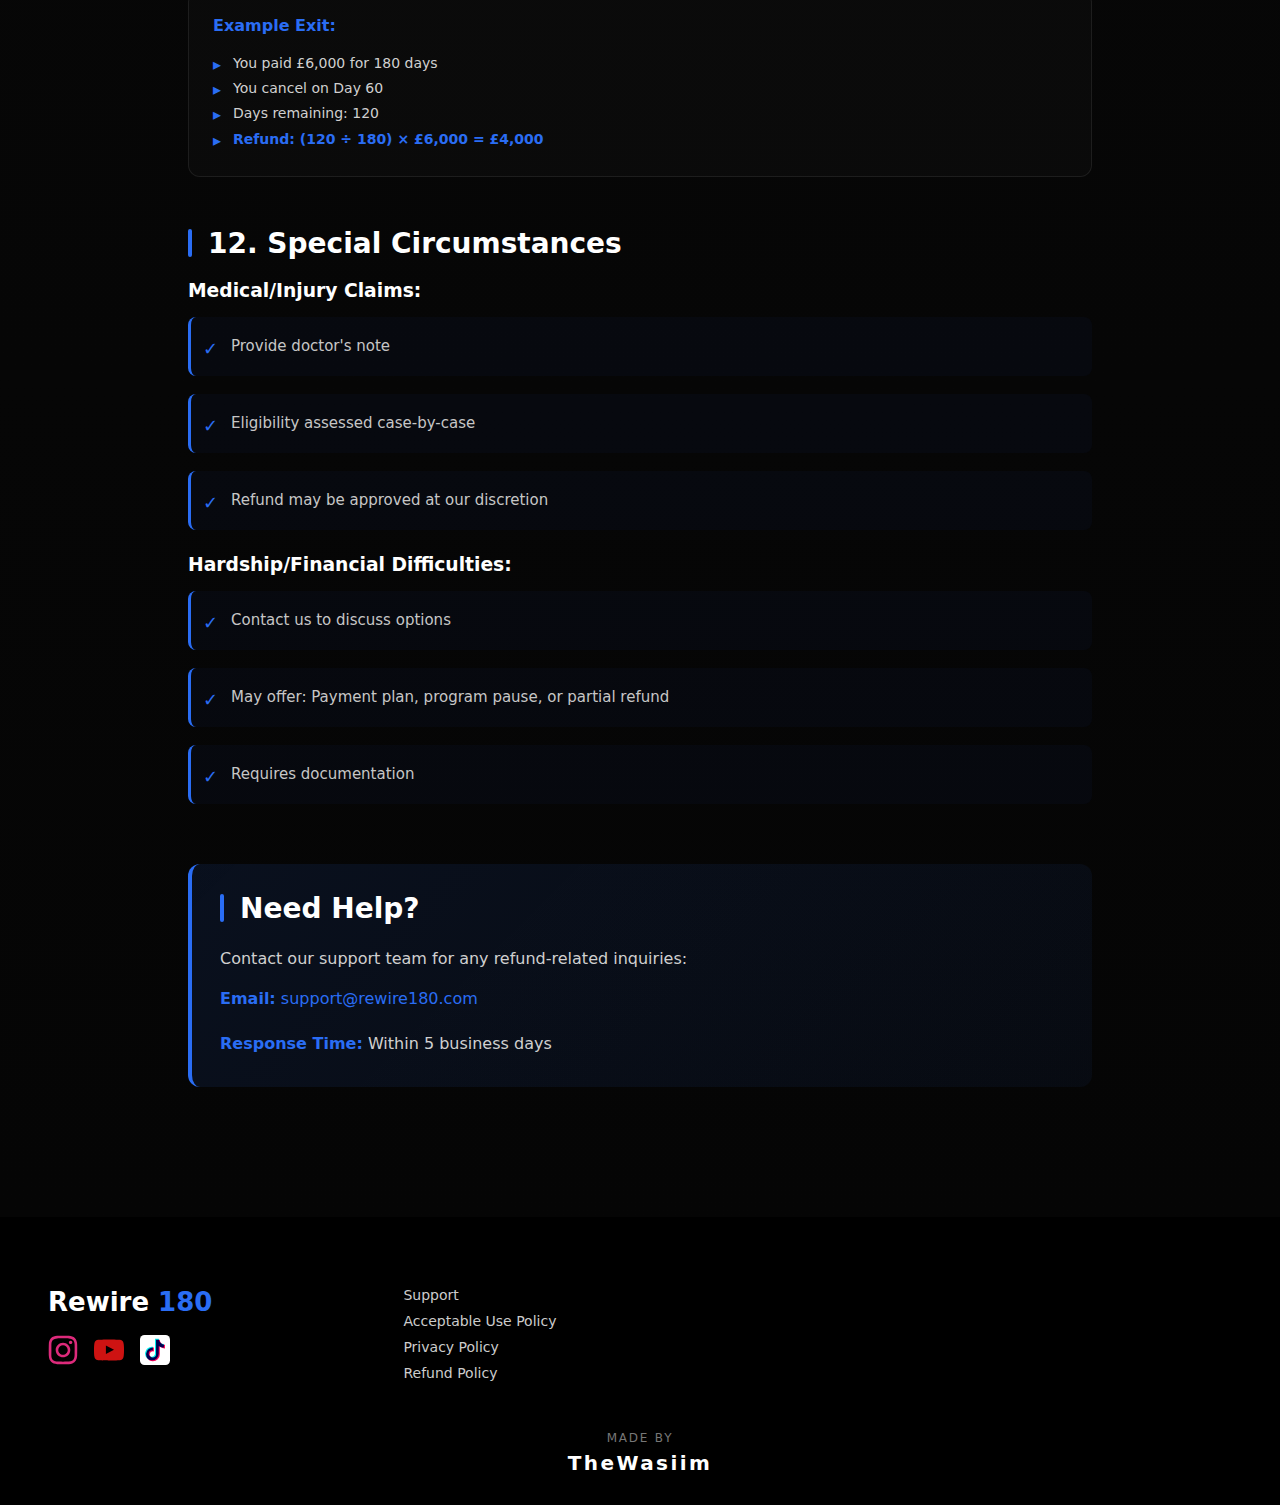
<file: refund-policy.html>
<!DOCTYPE html>
<html lang="en">

<head>
    <meta charset="UTF-8" />
    <title>Refund Policy - Rewire 180</title>
    <meta name="viewport" content="width=device-width, initial-scale=1.0" />

    <link rel="stylesheet" href="hero.css" />
    <script defer src="navbar.js"></script>
</head>

<body>

    <!-- NAVBAR -->
   <!-- NAVBAR FOR SUPPORT.HTML PAGE -->
<header class="main-navbar">
    <div class="nav-container">

        <a href="index.html#home" class="nav-logo"> <!-- ✅ CHANGED -->
            Rewire <span>180</span>
        </a>

        <!-- Desktop menu -->
        <nav class="nav-links">
            <a href="index.html#home">Home</a> <!-- ✅ CHANGED -->
            <a href="index.html#skills">Skills</a>
            <a href="index.html#reviews-section-video">Reviews</a> <!-- ✅ CHANGED -->
            <a href="index.html#method-pricing">Pricing</a> <!-- ✅ CHANGED -->
            <a href="support.html">Support</a>
        </nav>

        <!-- Hamburger -->
        <div class="hamburger" id="hamburger">
            <span></span>
            <span></span>
            <span></span>
        </div>

    </div>

    <!-- Mobile menu -->
    <div class="mobile-menu" id="mobileMenu">
        <a href="index.html#home">Home</a> <!-- ✅ CHANGED -->
        <a href="index.html#skills">Skills</a> 
        <a href="index.html#reviews-section-video">Reviews</a><!-- ✅ CHANGED -->
        <a href="index.html#method-pricing">Pricing</a> <!-- ✅ CHANGED -->
        <a href="support.html">Support</a>
    </div>
</header>


    <!-- MAIN CONTENT -->
    <section class="content-section">
        <div class="content-wrapper">
            <div class="content-inner">

                <h1>Refund Policy - Rewire 180</h1>
                <p class="last-updated"><strong>Last Updated:</strong> February 2026</p>

                <!-- 1. REFUND ELIGIBILITY -->
                <section class="policy-section">
                    <h2>1. Refund Eligibility</h2>
                    
                    <p><strong>Full refunds are available for:</strong></p>
                    <ul class="disclaimer-list">
                        <li>Cancellation within 14 days of enrollment (cooling-off period)</li>
                        <li>Technical failure preventing service access for 7+ days</li>
                        <li>Payment errors or duplicate charges</li>
                    </ul>

                    <p style="margin-top: 20px;"><strong>No refunds for:</strong></p>
                    <ul class="disclaimer-list">
                        <li>Requesting changes to coaches/programs</li>
                        <li>Not seeing desired results</li>
                        <li>Lack of time/effort to complete program</li>
                        <li>Programs partially completed</li>
                    </ul>
                </section>

                <!-- 2. 14-DAY MONEY-BACK GUARANTEE -->
                <section class="policy-section">
                    <h2>2. 14-Day Money-Back Guarantee</h2>
                    
                    <div class="highlight-box">
                        <h3>What's Covered:</h3>
                        <ul class="consequences-list">
                            <li>Full program fee refund</li>
                            <li>All payments made (no deductions)</li>
                            <li>No questions asked</li>
                            <li>Processed within 10 business days</li>
                        </ul>
                    </div>

                    <h3 style="margin-top: 24px; margin-bottom: 16px;">How to Claim:</h3>
                    <ol class="process-list">
                        <li>Email: <strong>refunds@rewire180.com</strong></li>
                        <li>Include order number and reason</li>
                        <li>Confirm you wish to proceed</li>
                        <li>Sign cancellation agreement</li>
                    </ol>

                    <div class="warning-box">
                        <p><strong>⚠ Important:</strong> This only applies if you haven't:</p>
                        <ul style="margin-top: 12px;">
                            <li>Completed more than 2 coaching sessions</li>
                            <li>Accessed more than 30% of program content</li>
                            <li>Received personalized training plans</li>
                        </ul>
                    </div>
                </section>

                <!-- 3. MONTHLY PAYMENT REFUND POLICY -->
                <section class="policy-section">
                    <h2>3. Monthly Payment Refund Policy</h2>
                    
                    <p><strong>If Paying £1,000/Month:</strong></p>
                    <ul class="consequences-list">
                        <li>Cancel anytime with 7 days' notice</li>
                        <li>Final payment refunds within 14 days</li>
                        <li>No penalty for cancellation</li>
                        <li>Access removed immediately upon cancellation</li>
                    </ul>

                    <div class="example-box">
                        <h4>Example:</h4>
                        <ul style="color: #d0d0d0; margin-top: 12px;">
                            <li><strong>Month 1:</strong> Charged £1,000 (14-day refund available)</li>
                            <li><strong>Month 2:</strong> Charged £1,000 (7-day cancellation notice applies)</li>
                            <li><strong>Month 3+:</strong> Same as Month 2</li>
                        </ul>
                    </div>
                </section>

                <!-- 4. UPFRONT PAYMENT REFUND POLICY -->
                <section class="policy-section">
                    <h2>4. Upfront Payment Refund Policy</h2>
                    
                    <p><strong>If Paying £6,000 Upfront:</strong></p>
                    <ul class="consequences-list">
                        <li>Refunds available within first 14 days</li>
                        <li>After 14 days: Prorated refund applies</li>
                        <li>Formula: (Remaining Days ÷ 180 Days) × £6,000</li>
                        <li>Minimum refund: £0 (at 180 days)</li>
                    </ul>

                    <div class="example-box">
                        <h4>Refund Examples:</h4>
                        <div class="refund-table">
                            <div class="refund-row">
                                <span class="day">Day 10</span>
                                <span class="amount">£6,000 refund (within 14-day window)</span>
                            </div>
                            <div class="refund-row">
                                <span class="day">Day 30</span>
                                <span class="amount">£5,700 refund (150 days ÷ 180 = 83.3%)</span>
                            </div>
                            <div class="refund-row">
                                <span class="day">Day 90</span>
                                <span class="amount">£3,000 refund (90 days ÷ 180 = 50%)</span>
                            </div>
                            <div class="refund-row">
                                <span class="day">Day 180</span>
                                <span class="amount">£0 refund (program completed)</span>
                            </div>
                        </div>
                    </div>
                </section>

                <!-- 5. NON-REFUNDABLE ITEMS -->
                <section class="policy-section">
                    <h2>5. Non-Refundable Items</h2>
                    <ul class="consequences-list">
                        <li>VIP In-Person Coaching (non-refundable after service completion)</li>
                        <li>Payment processing fees</li>
                        <li>Duplicate charges (refunded without questions)</li>
                    </ul>
                </section>

                <!-- 6. HOW TO REQUEST A REFUND -->
                <section class="policy-section">
                    <h2>6. How to Request a Refund</h2>
                    
                    <ol class="process-list">
                        <li><strong>Step 1:</strong> Email support@rewire180.com</li>
                        <li><strong>Step 2:</strong> Subject: "Refund Request - [Your Name]"</li>
                        <li><strong>Step 3:</strong> Include:
                            <ul style="margin-top: 8px; margin-left: 20px;">
                                <li>Full name and email</li>
                                <li>Order/Program ID</li>
                                <li>Reason for refund</li>
                                <li>Any supporting documents</li>
                            </ul>
                        </li>
                        <li><strong>Step 4:</strong> We respond within 5 business days</li>
                        <li><strong>Step 5:</strong> Approve or explain denial</li>
                        <li><strong>Step 6:</strong> Refund processed to original payment method within 10 business days</li>
                    </ol>
                </section>

                <!-- 7. REFUND PROCESSING -->
                <section class="policy-section">
                    <h2>7. Refund Processing</h2>
                    <ul class="consequences-list">
                        <li><strong>Timeline:</strong> 10 business days after approval</li>
                        <li><strong>Method:</strong> Original payment method (card/bank transfer)</li>
                        <li><strong>Bank clearance:</strong> May take 3-5 additional business days</li>
                        <li><strong>No fees:</strong> We don't charge fees for refunds</li>
                    </ul>
                </section>

                <!-- 8. REASONS FOR REFUND DENIAL -->
                <section class="policy-section">
                    <h2>8. Reasons for Refund Denial</h2>
                    <p>We may deny refunds if:</p>
                    <ul class="prohibited-list">
                        <li>Request made after refund period</li>
                        <li>Program was substantially used</li>
                        <li>Customer violated Terms of Service</li>
                        <li>Fraudulent or chargeback claims</li>
                        <li>Request lacks valid proof/documentation</li>
                    </ul>
                </section>

                <!-- 9. DISPUTES & APPEALS -->
                <section class="policy-section">
                    <h2>9. Disputes & Appeals</h2>
                    <p><strong>If your refund is denied:</strong></p>
                    <ol class="process-list">
                        <li>Email: <strong>disputes@rewire180.com</strong></li>
                        <li>Provide detailed explanation</li>
                        <li>Include supporting evidence</li>
                        <li>We review within 14 days</li>
                        <li>Final decision is binding</li>
                    </ol>
                </section>

                <!-- 10. CHARGEBACKS -->
                <section class="policy-section">
                    <h2>10. Chargebacks</h2>
                    <div class="warning-box">
                        <ul style="margin: 0;">
                            <li><strong>Do NOT</strong> file chargebacks without contacting us first</li>
                            <li>Chargebacks result in permanent account termination</li>
                            <li>We will dispute chargebacks and pursue legal action</li>
                            <li>Your account will be blacklisted</li>
                        </ul>
                    </div>
                </section>

                <!-- 11. CANCELLATION AFTER REFUND PERIOD -->
                <section class="policy-section">
                    <h2>11. Cancellation After Refund Period</h2>
                    <p><strong>If you cancel after 14 days:</strong></p>
                    <ul class="consequences-list">
                        <li>Monthly plans: Cancel anytime with 7 days' notice</li>
                        <li>Full payments: Prorated refund based on days remaining</li>
                    </ul>

                    <div class="example-box">
                        <h4>Example Exit:</h4>
                        <ul style="color: #d0d0d0; margin-top: 12px;">
                            <li>You paid £6,000 for 180 days</li>
                            <li>You cancel on Day 60</li>
                            <li>Days remaining: 120</li>
                            <li><strong>Refund: (120 ÷ 180) × £6,000 = £4,000</strong></li>
                        </ul>
                    </div>
                </section>

                <!-- 12. SPECIAL CIRCUMSTANCES -->
                <section class="policy-section">
                    <h2>12. Special Circumstances</h2>
                    
                    <h3 style="margin-top: 0; margin-bottom: 16px;">Medical/Injury Claims:</h3>
                    <ul class="consequences-list">
                        <li>Provide doctor's note</li>
                        <li>Eligibility assessed case-by-case</li>
                        <li>Refund may be approved at our discretion</li>
                    </ul>

                    <h3 style="margin-top: 24px; margin-bottom: 16px;">Hardship/Financial Difficulties:</h3>
                    <ul class="consequences-list">
                        <li>Contact us to discuss options</li>
                        <li>May offer: Payment plan, program pause, or partial refund</li>
                        <li>Requires documentation</li>
                    </ul>
                </section>

                <!-- QUICK CONTACT -->
                <section class="policy-section" style="background: linear-gradient(135deg, rgba(42,109,244,0.1), rgba(42,109,244,0.05)); border-left: 4px solid #2a6df4; padding: 28px; border-radius: 12px; margin-top: 60px;">
                    <h2 style="margin-top: 0;">Need Help?</h2>
                    <p style="margin-bottom: 12px;">Contact our support team for any refund-related inquiries:</p>
                    <p><strong>Email:</strong> <a href="mailto:support@rewire180.com" style="color: #2a6df4; text-decoration: none;">support@rewire180.com</a></p>
                    <p style="margin-bottom: 0;"><strong>Response Time:</strong> Within 5 business days</p>
                </section>

            </div>
        </div>
    </section>

    <!-- FOOTER -->
    <footer class="site-footer">
        <div class="footer-container">

            <!-- LEFT -->
            <div class="footer-left">
                <div class="footer-logo">
                    Rewire <span>180</span>
                </div>

                <div class="footer-social">
                    <a href="https://www.instagram.com/qf_fitness/" aria-label="Instagram"> <img
                            src="instagram-social-media-network-communication-interaction-connection-svgrepo-com.svg"
                            alt=""></a>
                    <a href="#" aria-label="YouTube"><img src="youtube-color-svgrepo-com.svg" alt=""></a>
                    <a href="#" aria-label="TikTok"><img src="tiktok-svgrepo-com.svg" alt=""></a>
                </div>
            </div>

            <!-- CENTER -->
            <div class="footer-center">
                <a href="support.html">Support</a>
                <a href="acceptable-use-policy.html">Acceptable Use Policy</a>
                <a href="privacy-policy.html" class="active">Privacy Policy</a>
                <!-- <a href="#">Our Consumer Goods Terms & Conditions</a> -->
                <!-- <a href="#">Website Terms And Conditions</a> -->
                <!-- <a href="#">Piracy Policy</a> -->
                <a href="refund-policy.html">Refund Policy</a>
            </div>

            <!-- RIGHT -->
            <div class="footer-right">
            </div>

        </div>

        <!-- BOTTOM -->
        <div class="footer-bottom">
            <span>MADE BY</span>
            <strong><a href="https://www.instagram.com/thewasiim/" target="_blank" rel="noopener noreferrer" aria-label="Open TheWasiim on Instagram">TheWasiim</a></strong>
        </div>
    </footer>

    <script src="navbar.js" defer></script>

</body>

</html>
</file>
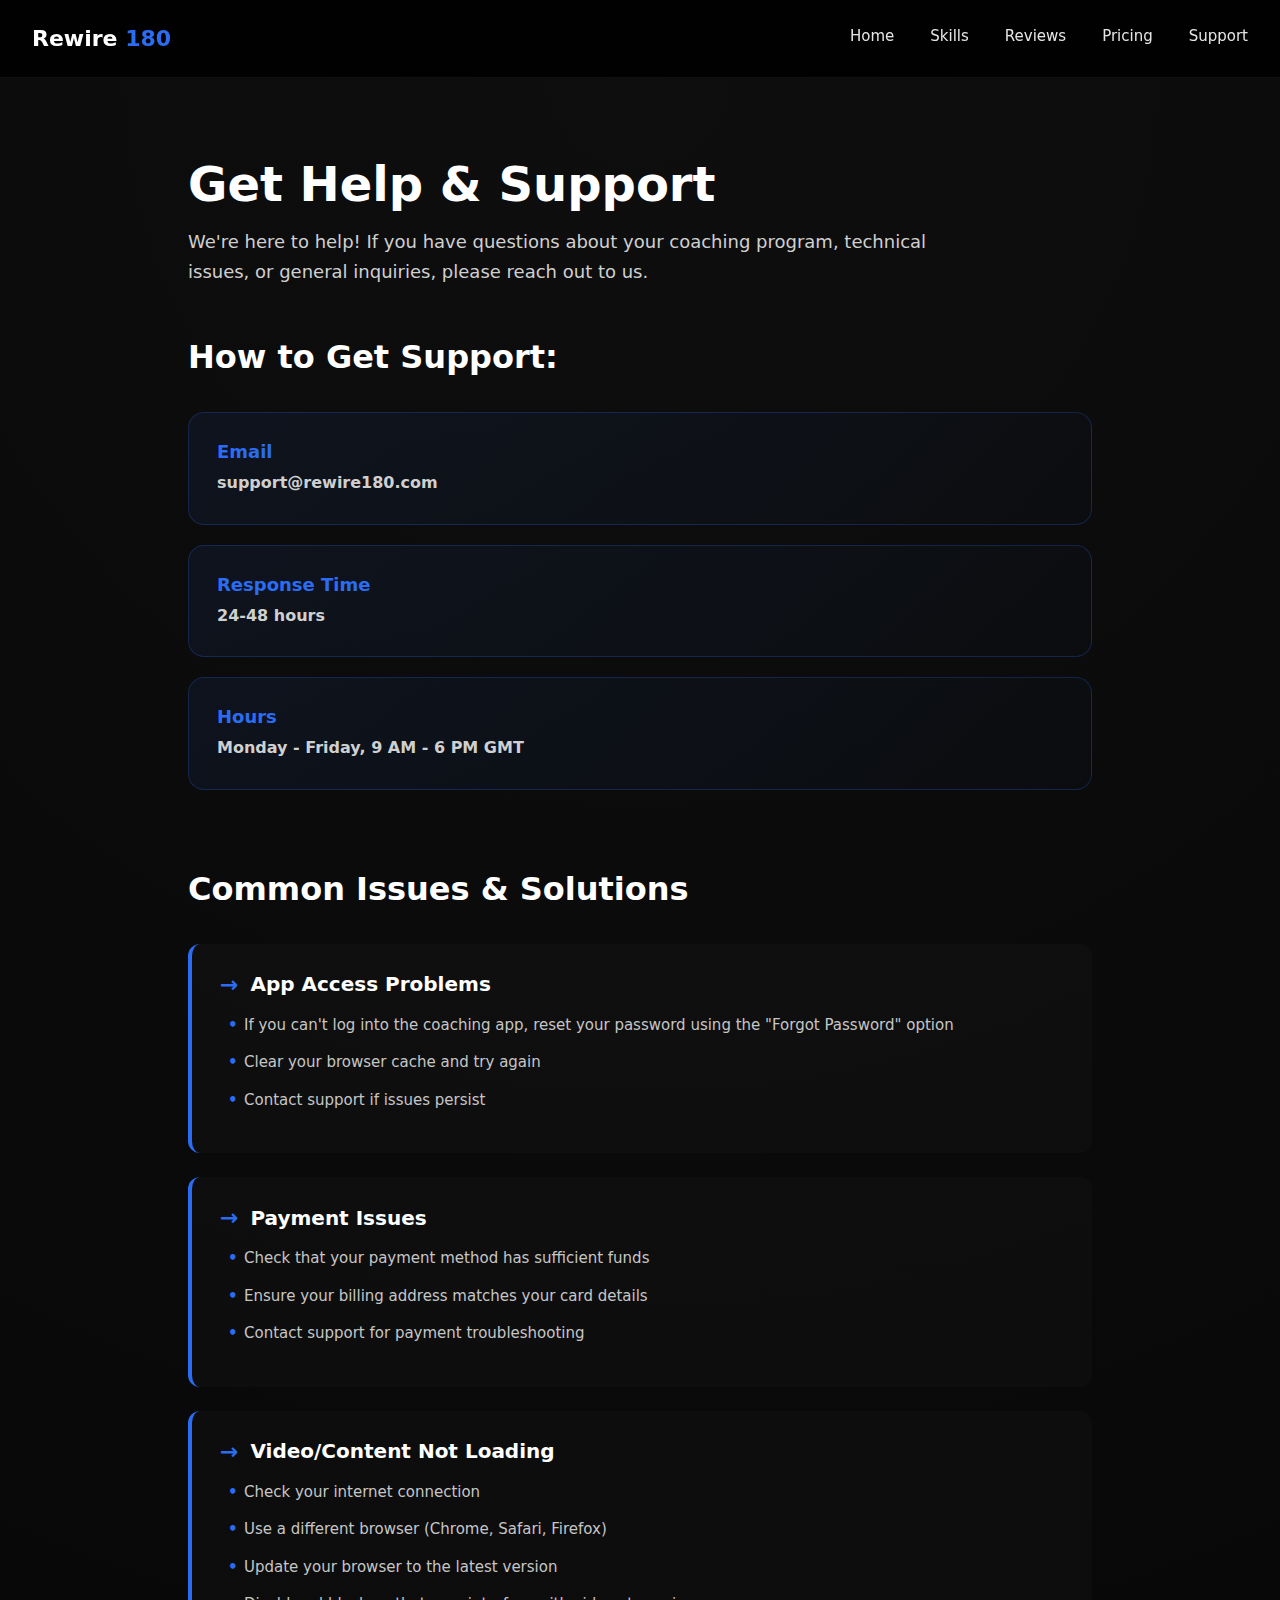
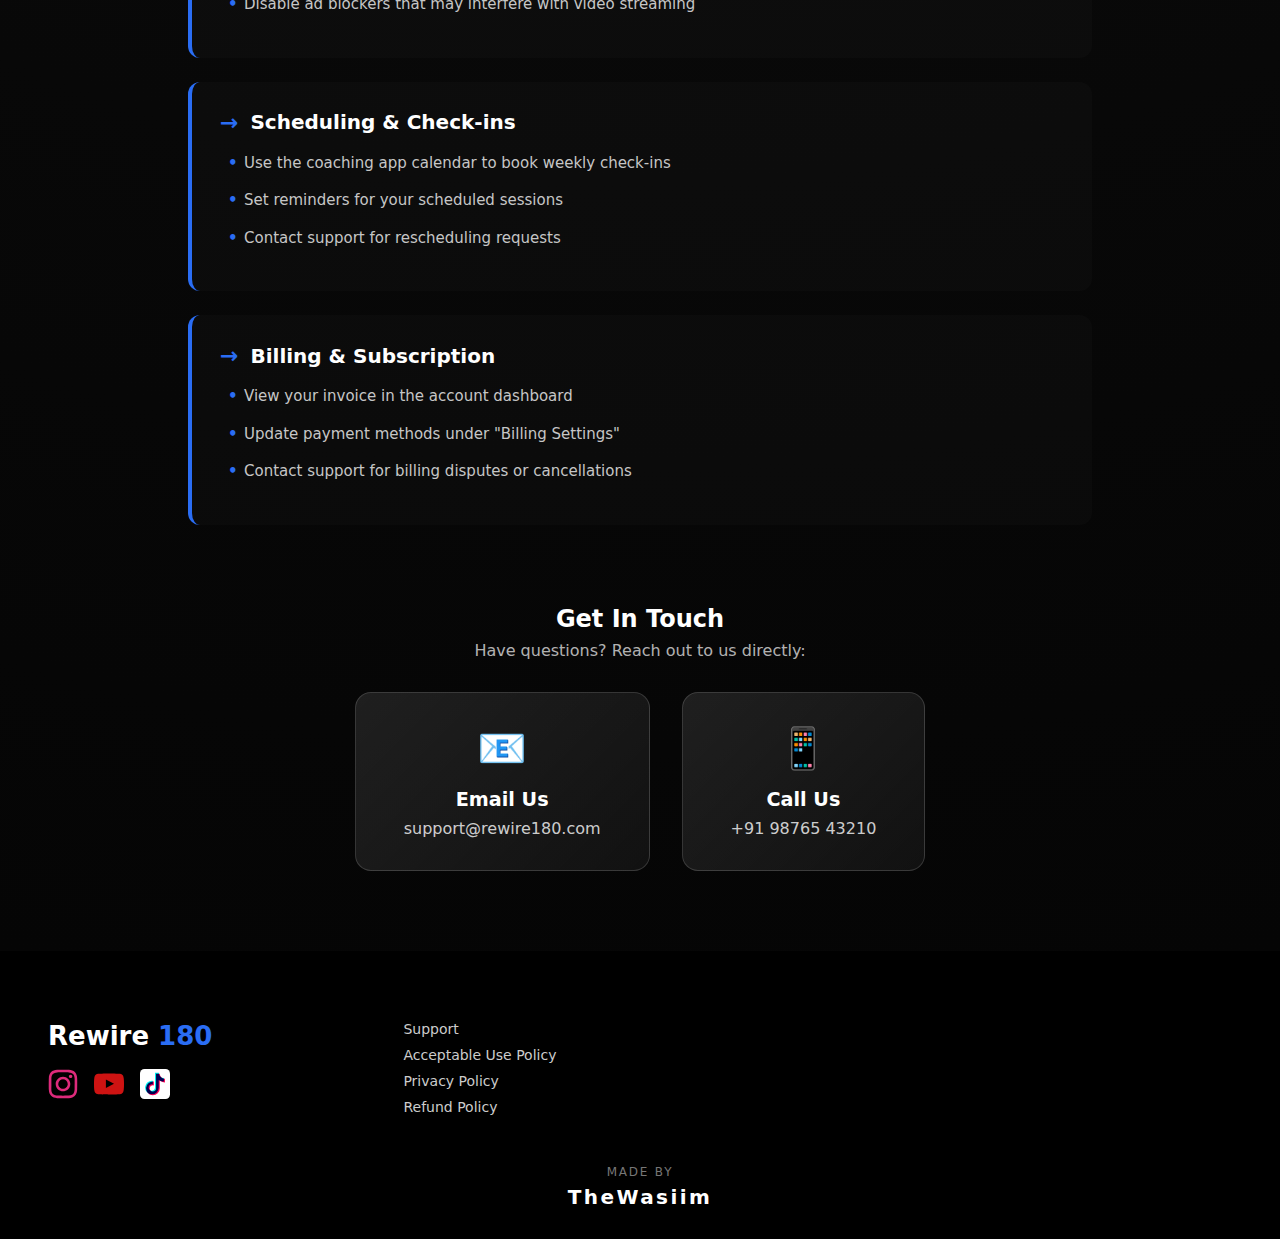
<file: support.html>
<!DOCTYPE html>
<html lang="en">

<head>
    <meta charset="UTF-8" />
    <title>Support - Rewire 180</title>
    <meta name="viewport" content="width=device-width, initial-scale=1.0" />

    <link rel="stylesheet" href="hero.css" />
    <script defer src="navbar.js"></script>
</head>

<body>

    <!-- NAVBAR -->
    <!-- NAVBAR FOR SUPPORT.HTML PAGE -->
<header class="main-navbar">
    <div class="nav-container">

        <a href="index.html#home" class="nav-logo"> <!-- ✅ CHANGED -->
            Rewire <span>180</span>
        </a>

        <!-- Desktop menu -->
        <nav class="nav-links">
            <a href="index.html#home">Home</a> <!-- ✅ CHANGED -->
            <a href="index.html#skills">Skills</a>
            <a href="index.html#reviews-section-video">Reviews</a> <!-- ✅ CHANGED -->
            <a href="index.html#method-pricing">Pricing</a> <!-- ✅ CHANGED -->
            <a href="support.html">Support</a>
        </nav>

        <!-- Hamburger -->
        <div class="hamburger" id="hamburger">
            <span></span>
            <span></span>
            <span></span>
        </div>

    </div>

    <!-- Mobile menu -->
    <div class="mobile-menu" id="mobileMenu">
        <a href="index.html#home">Home</a> <!-- ✅ CHANGED -->
        <a href="index.html#skills">Skills</a> 
        <a href="index.html#reviews-section-video">Reviews</a><!-- ✅ CHANGED -->
        <a href="index.html#method-pricing">Pricing</a> <!-- ✅ CHANGED -->
        <a href="support.html">Support</a>
    </div>
</header>

    <!-- MAIN CONTENT -->
    <section class="content-section">
        <div class="content-wrapper">
            <div class="content-inner">

                <h1>Get Help & Support</h1>

                <p class="intro-text">
                    We're here to help! If you have questions about your coaching program, technical issues, or general
                    inquiries, please reach out to us.
                </p>

                <!-- SUPPORT METHODS -->
                <div class="support-methods">
                    <h2>How to Get Support:</h2>

                    <div class="support-item">
                        <h3>Email</h3>
                        <p><strong>support@rewire180.com</strong></p>
                    </div>

                    <div class="support-item">
                        <h3>Response Time</h3>
                        <p><strong>24-48 hours</strong></p>
                    </div>

                    <div class="support-item">
                        <h3>Hours</h3>
                        <p><strong>Monday - Friday, 9 AM - 6 PM GMT</strong></p>
                    </div>
                </div>

                <!-- COMMON ISSUES -->
                <section class="common-issues">
                    <h2>Common Issues & Solutions</h2>

                    <div class="issue">
                        <h3>App Access Problems</h3>
                        <ul>
                            <li>If you can't log into the coaching app, reset your password using the "Forgot Password"
                                option</li>
                            <li>Clear your browser cache and try again</li>
                            <li>Contact support if issues persist</li>
                        </ul>
                    </div>

                    <div class="issue">
                        <h3>Payment Issues</h3>
                        <ul>
                            <li>Check that your payment method has sufficient funds</li>
                            <li>Ensure your billing address matches your card details</li>
                            <li>Contact support for payment troubleshooting</li>
                        </ul>
                    </div>

                    <div class="issue">
                        <h3>Video/Content Not Loading</h3>
                        <ul>
                            <li>Check your internet connection</li>
                            <li>Use a different browser (Chrome, Safari, Firefox)</li>
                            <li>Update your browser to the latest version</li>
                            <li>Disable ad blockers that may interfere with video streaming</li>
                        </ul>
                    </div>

                    <div class="issue">
                        <h3>Scheduling & Check-ins</h3>
                        <ul>
                            <li>Use the coaching app calendar to book weekly check-ins</li>
                            <li>Set reminders for your scheduled sessions</li>
                            <li>Contact support for rescheduling requests</li>
                        </ul>
                    </div>

                    <div class="issue">
                        <h3>Billing & Subscription</h3>
                        <ul>
                            <li>View your invoice in the account dashboard</li>
                            <li>Update payment methods under "Billing Settings"</li>
                            <li>Contact support for billing disputes or cancellations</li>
                        </ul>
                    </div>
                </section>

                <!-- CONTACT INFO -->
                <section class="contact-info-section">
                    <h2>Get In Touch</h2>
                    <p class="contact-intro">Have questions? Reach out to us directly:</p>

                    <div class="contact-cards">
                        <a href="mailto:support@rewire180.com" class="contact-card">
                            <div class="contact-icon">📧</div>
                            <h3>Email Us</h3>
                            <p>support@rewire180.com</p>
                        </a>

                        <a href="tel:+919876543210" class="contact-card">
                            <div class="contact-icon">📱</div>
                            <h3>Call Us</h3>
                            <p>+91 98765 43210</p>
                        </a>
                    </div>
                </section>

                <style>
                    .contact-info-section {
                        margin-top: 3rem;
                        text-align: center;
                    }

                    .contact-info-section h2 {
                        margin-bottom: 0.5rem;
                    }

                    .contact-intro {
                        color: rgba(255, 255, 255, 0.7);
                        margin-bottom: 2rem;
                    }

                    .contact-cards {
                        display: flex;
                        gap: 2rem;
                        justify-content: center;
                        flex-wrap: wrap;
                    }

                    .contact-card {
                        background: linear-gradient(135deg, rgba(255, 255, 255, 0.1), rgba(255, 255, 255, 0.05));
                        border: 1px solid rgba(255, 255, 255, 0.15);
                        border-radius: 16px;
                        padding: 2rem 3rem;
                        text-decoration: none;
                        color: inherit;
                        transition: all 0.3s ease;
                        min-width: 220px;
                    }

                    .contact-card:hover {
                        transform: translateY(-5px);
                        background: linear-gradient(135deg, rgba(255, 255, 255, 0.15), rgba(255, 255, 255, 0.08));
                        border-color: rgba(255, 255, 255, 0.3);
                        box-shadow: 0 15px 40px rgba(0, 0, 0, 0.3);
                    }

                    .contact-icon {
                        font-size: 2.5rem;
                        margin-bottom: 1rem;
                    }

                    .contact-card h3 {
                        margin: 0 0 0.5rem 0;
                        font-size: 1.2rem;
                        color: #fff;
                    }

                    .contact-card p {
                        margin: 0;
                        color: rgba(255, 255, 255, 0.8);
                        font-size: 1rem;
                    }

                    @media (max-width: 600px) {
                        .contact-cards {
                            flex-direction: column;
                            align-items: center;
                        }

                        .contact-card {
                            width: 100%;
                            max-width: 300px;
                        }
                    }
                </style>

            </div>
        </div>
    </section>

    <!-- FOOTER -->
    <footer class="site-footer">
        <div class="footer-container">

            <!-- LEFT -->
            <div class="footer-left">
                <div class="footer-logo">
                    Rewire <span>180</span>
                </div>

                <div class="footer-social">
                    <a href="https://www.instagram.com/qf_fitness/" aria-label="Instagram"> <img
                            src="instagram-social-media-network-communication-interaction-connection-svgrepo-com.svg"
                            alt=""></a>
                    <a href="#" aria-label="YouTube"><img src="youtube-color-svgrepo-com.svg" alt=""></a>
                    <a href="#" aria-label="TikTok"><img src="tiktok-svgrepo-com.svg" alt=""></a>
                </div>
            </div>

            <!-- CENTER -->
            <div class="footer-center">
                <a href="support.html">Support</a>
                <a href="acceptable-use-policy.html">Acceptable Use Policy</a>
                <a href="privacy-policy.html" class="active">Privacy Policy</a>
                <!-- <a href="#">Our Consumer Goods Terms & Conditions</a> -->
                <!-- <a href="#">Website Terms And Conditions</a> -->
                <!-- <a href="#">Piracy Policy</a> -->
                <a href="refund-policy.html">Refund Policy</a>
            </div>

            <!-- RIGHT -->
            <div class="footer-right">
            </div>

        </div>

        <!-- BOTTOM -->
        <div class="footer-bottom">
            <span>MADE BY</span>
            <strong><a href="https://www.instagram.com/thewasiim/" target="_blank" rel="noopener noreferrer"
                    aria-label="Open TheWasiim on Instagram">TheWasiim</a></strong>
        </div>
    </footer>

    <script src="navbar.js" defer></script>

</body>

</html>
</file>
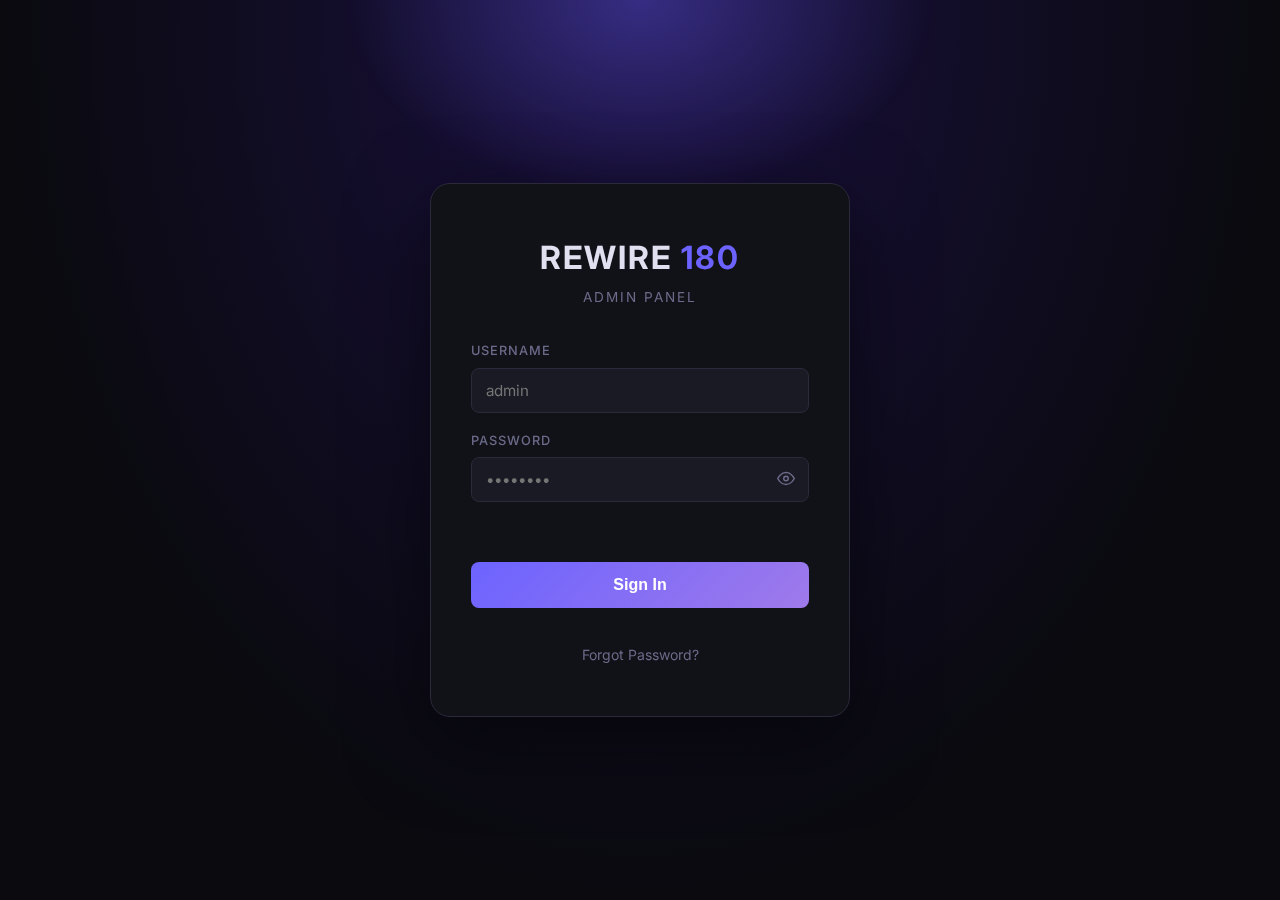
<file: admin/dashboard.html>
<!DOCTYPE html>
<html lang="en">

<head>
    <meta charset="UTF-8">
    <meta name="viewport" content="width=device-width, initial-scale=1.0">
    <title>Rewire180 — Admin Dashboard</title>
    <link rel="preconnect" href="https://fonts.googleapis.com">
    <link href="https://fonts.googleapis.com/css2?family=Inter:wght@300;400;500;600;700&display=swap" rel="stylesheet">
    <link rel="stylesheet" href="admin.css">
</head>

<body>

    <!-- ─── TOAST CONTAINER ──────────────────────────────────────── -->
    <div class="toast-container" id="toastContainer"></div>

    <!-- ─── CHANGE PASSWORD MODAL ────────────────────────────────── -->
    <div class="modal-overlay" id="changePwModal">
        <div class="modal">
            <h2>Change Password</h2>
            <div class="fields-grid" style="grid-template-columns:1fr;">
                <div class="field-group">
                    <label class="field-label">Current Password</label>
                    <input type="password" id="currentPw" placeholder="Current password">
                </div>
                <div class="field-group">
                    <label class="field-label">New Password</label>
                    <input type="password" id="newPw" placeholder="Min. 6 characters">
                </div>
                <div class="field-group">
                    <label class="field-label">Confirm Password</label>
                    <input type="password" id="confirmPw" placeholder="Repeat password">
                </div>
            </div>
            <div class="panel-actions">
                <button class="btn btn-outline" onclick="closeModal()">Cancel</button>
                <button class="btn btn-primary" onclick="changePassword()">Update Password</button>
            </div>
        </div>
    </div>

    <div class="dashboard-wrapper">

        <!-- ─── SIDEBAR ────────────────────────────────────────────── -->
        <aside class="sidebar" id="sidebar">
            <div class="sidebar-logo">
                Rewire <span>180</span>
                <small>Admin Dashboard</small>
            </div>
            <nav class="sidebar-nav">
                <div class="nav-section-title">Dashboard</div>
                <a href="#analytics" class="active" onclick="showSection('analytics', this)">
                    <svg width="16" height="16" fill="none" stroke="currentColor" stroke-width="2" viewBox="0 0 24 24">
                        <polyline points="22 12 18 12 15 21 9 3 6 12 2 12" />
                    </svg>
                    Analytics
                </a>
                <div class="nav-section-title">Content</div>
                <a href="#hero" onclick="showSection('hero', this)">
                    <svg width="16" height="16" fill="none" stroke="currentColor" stroke-width="2" viewBox="0 0 24 24">
                        <rect x="2" y="3" width="20" height="14" rx="2" />
                        <path d="M8 21h8M12 17v4" />
                    </svg>
                    Hero Section
                </a>
                <a href="#skills" onclick="showSection('skills', this)">
                    <svg width="16" height="16" fill="none" stroke="currentColor" stroke-width="2" viewBox="0 0 24 24">
                        <polygon points="23 7 16 12 23 17 23 7" />
                        <rect x="1" y="5" width="15" height="14" rx="2" ry="2" />
                    </svg>
                    Skills Videos
                </a>
                <a href="#video-reviews" onclick="showSection('video-reviews', this)">
                    <svg width="16" height="16" fill="none" stroke="currentColor" stroke-width="2" viewBox="0 0 24 24">
                        <path d="M21 15a2 2 0 0 1-2 2H7l-4 4V5a2 2 0 0 1 2-2h14a2 2 0 0 1 2 2z" />
                    </svg>
                    Video Reviews
                </a>

                <a href="#testimonials" onclick="showSection('testimonials', this)">
                    <svg width="16" height="16" fill="none" stroke="currentColor" stroke-width="2" viewBox="0 0 24 24">
                        <circle cx="12" cy="8" r="4" />
                        <path d="M4 20c0-3 3-6 8-6s8 3 8 6" />
                    </svg>
                    Testimonials
                </a>
                <div class="nav-section-title">Pricing</div>
                <a href="#method-pricing" onclick="showSection('method-pricing', this)">
                    <svg width="16" height="16" fill="none" stroke="currentColor" stroke-width="2" viewBox="0 0 24 24">
                        <line x1="12" y1="1" x2="12" y2="23" />
                        <path d="M17 5H9.5a3.5 3.5 0 0 0 0 7h5a3.5 3.5 0 0 1 0 7H6" />
                    </svg>
                    180 Method
                </a>
                <a href="#vip-pricing" onclick="showSection('vip-pricing', this)">
                    <svg width="16" height="16" fill="none" stroke="currentColor" stroke-width="2" viewBox="0 0 24 24">
                        <polygon
                            points="12 2 15.09 8.26 22 9.27 17 14.14 18.18 21.02 12 17.77 5.82 21.02 7 14.14 2 9.27 8.91 8.26 12 2" />
                    </svg>
                    VIP Coaching
                </a>
                <div class="nav-section-title">Account</div>
                <a href="#" onclick="openModal()">
                    <svg width="16" height="16" fill="none" stroke="currentColor" stroke-width="2" viewBox="0 0 24 24">
                        <rect x="3" y="11" width="18" height="11" rx="2" ry="2" />
                        <path d="M7 11V7a5 5 0 0 1 10 0v4" />
                    </svg>
                    Change Password
                </a>
                <a href="/" target="_blank">
                    <svg width="16" height="16" fill="none" stroke="currentColor" stroke-width="2" viewBox="0 0 24 24">
                        <path d="M18 13v6a2 2 0 0 1-2 2H5a2 2 0 0 1-2-2V8a2 2 0 0 1 2-2h6" />
                        <polyline points="15 3 21 3 21 9" />
                        <line x1="10" y1="14" x2="21" y2="3" />
                    </svg>
                    View Live Site
                </a>
            </nav>
            <div class="sidebar-footer">
                <button class="logout-btn" onclick="logout()">
                    <svg width="16" height="16" fill="none" stroke="currentColor" stroke-width="2" viewBox="0 0 24 24">
                        <path d="M9 21H5a2 2 0 0 1-2-2V5a2 2 0 0 1 2-2h4" />
                        <polyline points="16 17 21 12 16 7" />
                        <line x1="21" y1="12" x2="9" y2="12" />
                    </svg>
                    Logout
                </button>
            </div>
        </aside>

        <!-- ─── MAIN CONTENT ─────────────────────────────────────── -->
        <main class="main-content">

            <div class="top-bar">
                <div style="display:flex;align-items:center;gap:12px;">
                    <button class="hamburger-admin" id="hamburgerAdmin" onclick="toggleSidebar()">
                        <svg width="18" height="18" fill="none" stroke="currentColor" stroke-width="2"
                            viewBox="0 0 24 24">
                            <line x1="3" y1="12" x2="21" y2="12" />
                            <line x1="3" y1="6" x2="21" y2="6" />
                            <line x1="3" y1="18" x2="21" y2="18" />
                        </svg>
                    </button>
                    <h1>Content Manager</h1>
                </div>
                <div class="top-bar-right">
                    <div class="status-dot"></div>
                    <span class="status-text">Connected</span>
                </div>
            </div>

            <!-- ═══ ANALYTICS SECTION ═══════════════════════════════════ -->
            <div class="section-panel" id="analytics">
                <div class="panel-header" onclick="togglePanel(this)">
                    <div class="panel-title">
                        <div class="panel-icon" style="background:rgba(34,197,94,0.15);color:var(--success);">
                            <svg width="18" height="18" fill="none" stroke="currentColor" stroke-width="2"
                                viewBox="0 0 24 24">
                                <polyline points="22 12 18 12 15 21 9 3 6 12 2 12" />
                            </svg>
                        </div>
                        Website Analytics
                    </div>
                    <svg class="panel-toggle open" width="18" height="18" fill="none" stroke="currentColor"
                        stroke-width="2" viewBox="0 0 24 24">
                        <polyline points="6 9 12 15 18 9" />
                    </svg>
                </div>
                <div class="panel-body open">

                    <!-- Stat Cards -->
                    <div class="analytics-stats">
                        <div class="stat-card">
                            <div class="stat-icon" style="background:rgba(108,99,255,0.15);color:var(--accent);">
                                <svg width="22" height="22" fill="none" stroke="currentColor" stroke-width="2" viewBox="0 0 24 24"><path d="M1 12s4-8 11-8 11 8 11 8-4 8-11 8-11-8-11-8z"/><circle cx="12" cy="12" r="3"/></svg>
                            </div>
                            <div>
                                <div class="stat-value" id="stat-total-views">—</div>
                                <div class="stat-label">Total Views</div>
                            </div>
                        </div>
                        <div class="stat-card">
                            <div class="stat-icon" style="background:rgba(34,197,94,0.15);color:var(--success);">
                                <svg width="22" height="22" fill="none" stroke="currentColor" stroke-width="2" viewBox="0 0 24 24"><path d="M17 21v-2a4 4 0 0 0-4-4H5a4 4 0 0 0-4 4v2"/><circle cx="9" cy="7" r="4"/><path d="M23 21v-2a4 4 0 0 0-3-3.87"/><path d="M16 3.13a4 4 0 0 1 0 7.75"/></svg>
                            </div>
                            <div>
                                <div class="stat-value" id="stat-unique-visitors">—</div>
                                <div class="stat-label">Unique Visitors</div>
                            </div>
                        </div>
                        <div class="stat-card">
                            <div class="stat-icon" style="background:rgba(240,180,41,0.15);color:var(--gold);">
                                <svg width="22" height="22" fill="none" stroke="currentColor" stroke-width="2" viewBox="0 0 24 24"><circle cx="12" cy="12" r="10"/><polyline points="12 6 12 12 16 14"/></svg>
                            </div>
                            <div>
                                <div class="stat-value" id="stat-today-views">—</div>
                                <div class="stat-label">Today's Views</div>
                            </div>
                        </div>
                    </div>

                    <!-- Charts Row -->
                    <div class="analytics-charts-row">
                        <!-- 7 Day Bar Chart -->
                        <div class="analytics-chart-card">
                            <h3 class="chart-title">Last 7 Days</h3>
                            <div class="bar-chart" id="analytics-bar-chart"></div>
                        </div>
                        <!-- Device Breakdown -->
                        <div class="analytics-chart-card analytics-chart-card-small">
                            <h3 class="chart-title">Devices</h3>
                            <div class="device-breakdown" id="analytics-devices"></div>
                        </div>
                    </div>

                    <!-- Top Pages -->
                    <div class="analytics-chart-card" style="margin-top:18px;">
                        <h3 class="chart-title">Top Pages</h3>
                        <div id="analytics-top-pages" class="top-pages-list"></div>
                    </div>

                    <!-- Recent Visits Table -->
                    <div class="analytics-chart-card" style="margin-top:18px;">
                        <h3 class="chart-title">Recent Visitors</h3>
                        <div class="analytics-table-wrap">
                            <table class="analytics-table" id="analytics-recent-table">
                                <thead>
                                    <tr>
                                        <th>Time</th>
                                        <th>Page</th>
                                        <th>Device</th>
                                        <th>Browser</th>
                                        <th>IP</th>
                                    </tr>
                                </thead>
                                <tbody></tbody>
                            </table>
                        </div>
                    </div>

                </div>
            </div>

            <!-- ═══ HERO SECTION ══════════════════════════════════════ -->
            <div class="section-panel" id="hero">
                <div class="panel-header" onclick="togglePanel(this)">
                    <div class="panel-title">
                        <div class="panel-icon">
                            <svg width="18" height="18" fill="none" stroke="currentColor" stroke-width="2"
                                viewBox="0 0 24 24">
                                <rect x="2" y="3" width="20" height="14" rx="2" />
                                <path d="M8 21h8M12 17v4" />
                            </svg>
                        </div>
                        Hero Section
                    </div>
                    <svg class="panel-toggle open" width="18" height="18" fill="none" stroke="currentColor"
                        stroke-width="2" viewBox="0 0 24 24">
                        <polyline points="6 9 12 15 18 9" />
                    </svg>
                </div>
                <div class="panel-body open">
                    <div class="fields-grid">

                        <div class="field-group field-full">
                            <label class="field-label">Hero Eyebrow Text</label>
                            <input type="text" id="hero_eyebrow" placeholder="180 DAY TRANSFORMATION PROGRAM">
                        </div>

                        <div class="field-group field-full">
                            <label class="field-label">Hero Title</label>
                            <textarea id="hero_title" rows="2"
                                placeholder="180 days to transform your body..."></textarea>
                        </div>

                        <div class="field-group field-full">
                            <label class="field-label">Hero Subtitle</label>
                            <textarea id="hero_subtitle" rows="3" placeholder="In 180 days..."></textarea>
                        </div>

                        <div class="field-group">
                            <label class="field-label">Hero CTA Button Link</label>
                            <input type="text" id="hero_cta_link" placeholder="#vip-pricing">
                        </div>

                    </div>
                    <div class="panel-actions">
                        <button class="btn btn-primary" onclick="saveSection('hero')">
                            <svg width="16" height="16" fill="none" stroke="currentColor" stroke-width="2"
                                viewBox="0 0 24 24">
                                <path d="M19 21H5a2 2 0 0 1-2-2V5a2 2 0 0 1 2-2h11l5 5v11a2 2 0 0 1-2 2z" />
                                <polyline points="17 21 17 13 7 13 7 21" />
                                <polyline points="7 3 7 8 15 8" />
                            </svg>
                            Save Hero
                        </button>
                    </div>
                </div>
            </div>

            <!-- ═══ SKILLS SECTION ════════════════════════════════════ -->
            <div class="section-panel" id="skills">
                <div class="panel-header" onclick="togglePanel(this)">
                    <div class="panel-title">
                        <div class="panel-icon">
                            <svg width="18" height="18" fill="none" stroke="currentColor" stroke-width="2"
                                viewBox="0 0 24 24">
                                <polygon points="23 7 16 12 23 17 23 7" />
                                <rect x="1" y="5" width="15" height="14" rx="2" ry="2" />
                            </svg>
                        </div>
                        Skills Videos
                    </div>
                    <svg class="panel-toggle" width="18" height="18" fill="none" stroke="currentColor" stroke-width="2"
                        viewBox="0 0 24 24">
                        <polyline points="6 9 12 15 18 9" />
                    </svg>
                </div>
                <div class="panel-body">

                    <div class="review-item">
                        <div class="review-item-header">
                            <svg width="14" height="14" fill="none" stroke="currentColor" stroke-width="2"
                                viewBox="0 0 24 24">
                                <circle cx="12" cy="12" r="10" />
                                <path d="M12 8v4l3 3" />
                            </svg>
                            Card 1
                        </div>
                        <div class="fields-grid">
                            <div class="field-group field-full">
                                <label class="field-label">Video 1</label>
                                <div class="upload-zone">
                                    <input type="file" accept="video/*"
                                        onchange="handleUpload(this,'skills_video_1','video')">
                                    <div class="upload-label">
                                        <svg width="24" height="24" fill="none" stroke="currentColor" stroke-width="1.5"
                                            viewBox="0 0 24 24">
                                            <path d="M21 15v4a2 2 0 0 1-2 2H5a2 2 0 0 1-2-2v-4" />
                                            <polyline points="17 8 12 3 7 8" />
                                            <line x1="12" y1="3" x2="12" y2="15" />
                                        </svg>
                                        <strong>Upload Video</strong>
                                    </div>
                                    <div class="progress-bar-wrap" id="skills_video_1-progress">
                                        <div class="progress-bar"></div>
                                    </div>
                                    <div class="upload-preview" id="skills_video_1-preview"><video controls></video>
                                    </div>
                                </div>
                                <div style="margin-top:12px;">
                                    <label class="field-label" style="font-size:0.8rem;">Or paste video URL (e.g. Cloudinary)</label>
                                    <input type="text" id="skills_video_1" placeholder="https://res.cloudinary.com/.../video/upload/...">
                                </div>
                                <p style="font-size:0.75rem;color:var(--text-muted);margin-top:4px;">Current file: <span
                                        id="skills_video_1-current" style="color:var(--accent)">loading...</span></p>
                            </div>
                            <div class="field-group field-full">
                                <label class="field-label">Card 1 Description</label>
                                <textarea id="skills_text_1" rows="2"></textarea>
                            </div>
                            <div class="field-group">
                                <label class="field-label">Card 1 Button Link</label>
                                <input type="text" id="skills_btn_1" placeholder="#vip-pricing">
                            </div>
                        </div>
                    </div>

                    <div class="review-item">
                        <div class="review-item-header">
                            <svg width="14" height="14" fill="none" stroke="currentColor" stroke-width="2"
                                viewBox="0 0 24 24">
                                <circle cx="12" cy="12" r="10" />
                                <path d="M12 8v4l3 3" />
                            </svg>
                            Card 2
                        </div>
                        <div class="fields-grid">
                            <div class="field-group field-full">
                                <label class="field-label">Video 2</label>
                                <div class="upload-zone">
                                    <input type="file" accept="video/*"
                                        onchange="handleUpload(this,'skills_video_2','video')">
                                    <div class="upload-label">
                                        <svg width="24" height="24" fill="none" stroke="currentColor" stroke-width="1.5"
                                            viewBox="0 0 24 24">
                                            <path d="M21 15v4a2 2 0 0 1-2 2H5a2 2 0 0 1-2-2v-4" />
                                            <polyline points="17 8 12 3 7 8" />
                                            <line x1="12" y1="3" x2="12" y2="15" />
                                        </svg>
                                        <strong>Upload Video</strong>
                                    </div>
                                    <div class="progress-bar-wrap" id="skills_video_2-progress">
                                        <div class="progress-bar"></div>
                                    </div>
                                    <div class="upload-preview" id="skills_video_2-preview"><video controls></video>
                                    </div>
                                </div>
                                <div style="margin-top:12px;">
                                    <label class="field-label" style="font-size:0.8rem;">Or paste video URL (e.g. Cloudinary)</label>
                                    <input type="text" id="skills_video_2" placeholder="https://res.cloudinary.com/.../video/upload/...">
                                </div>
                                <p style="font-size:0.75rem;color:var(--text-muted);margin-top:4px;">Current file: <span
                                        id="skills_video_2-current" style="color:var(--accent)">loading...</span></p>
                            </div>
                            <div class="field-group field-full">
                                <label class="field-label">Card 2 Description</label>
                                <textarea id="skills_text_2" rows="2"></textarea>
                            </div>
                            <div class="field-group">
                                <label class="field-label">Card 2 Button Link</label>
                                <input type="text" id="skills_btn_2" placeholder="#method-pricing">
                            </div>
                        </div>
                    </div>

                    <div class="panel-actions">
                        <button class="btn btn-primary" onclick="saveSection('skills')">
                            <svg width="16" height="16" fill="none" stroke="currentColor" stroke-width="2"
                                viewBox="0 0 24 24">
                                <path d="M19 21H5a2 2 0 0 1-2-2V5a2 2 0 0 1 2-2h11l5 5v11a2 2 0 0 1-2 2z" />
                                <polyline points="17 21 17 13 7 13 7 21" />
                                <polyline points="7 3 7 8 15 8" />
                            </svg>
                            Save Skills
                        </button>
                    </div>
                </div>
            </div>

            <!-- ═══ VIDEO REVIEWS ══════════════════════════════════════ -->
            <div class="section-panel" id="video-reviews">
                <div class="panel-header" onclick="togglePanel(this)">
                    <div class="panel-title">
                        <div class="panel-icon">
                            <svg width="18" height="18" fill="none" stroke="currentColor" stroke-width="2"
                                viewBox="0 0 24 24">
                                <path d="M21 15a2 2 0 0 1-2 2H7l-4 4V5a2 2 0 0 1 2-2h14a2 2 0 0 1 2 2z" />
                            </svg>
                        </div>
                        Video Reviews
                    </div>
                    <svg class="panel-toggle" width="18" height="18" fill="none" stroke="currentColor" stroke-width="2"
                        viewBox="0 0 24 24">
                        <polyline points="6 9 12 15 18 9" />
                    </svg>
                </div>
                <div class="panel-body">
                    <!-- Reviews generated dynamically by JS -->
                    <div id="video-reviews-container"></div>
                    <div style="margin-top: 20px; margin-bottom: 20px;">
                        <button class="btn btn-outline" onclick="addVideoReview()">
                            <svg width="16" height="16" fill="none" stroke="currentColor" stroke-width="2"
                                viewBox="0 0 24 24">
                                <line x1="12" y1="5" x2="12" y2="19"></line>
                                <line x1="5" y1="12" x2="19" y2="12"></line>
                            </svg>
                            Add New Video Review
                        </button>
                    </div>
                    <div class="panel-actions">
                        <button class="btn btn-primary" onclick="saveSection('video_reviews')">
                            <svg width="16" height="16" fill="none" stroke="currentColor" stroke-width="2"
                                viewBox="0 0 24 24">
                                <path d="M19 21H5a2 2 0 0 1-2-2V5a2 2 0 0 1 2-2h11l5 5v11a2 2 0 0 1-2 2z" />
                                <polyline points="17 21 17 13 7 13 7 21" />
                                <polyline points="7 3 7 8 15 8" />
                            </svg>
                            Save Video Reviews
                        </button>
                    </div>
                </div>
            </div>



            <!-- ═══ TESTIMONIALS ════════════════════════════════════════ -->
            <div class="section-panel" id="testimonials">
                <div class="panel-header" onclick="togglePanel(this)">
                    <div class="panel-title">
                        <div class="panel-icon">
                            <svg width="18" height="18" fill="none" stroke="currentColor" stroke-width="2"
                                viewBox="0 0 24 24">
                                <circle cx="12" cy="8" r="4" />
                                <path d="M4 20c0-3 3-6 8-6s8 3 8 6" />
                            </svg>
                        </div>
                        Testimonials
                    </div>
                    <svg class="panel-toggle" width="18" height="18" fill="none" stroke="currentColor"
                        stroke-width="2" viewBox="0 0 24 24">
                        <polyline points="6 9 12 15 18 9" />
                    </svg>
                </div>
                <div class="panel-body">
                    <div id="testimonials-container"></div>
                    <div style="margin-top: 20px; margin-bottom: 20px;">
                        <button class="btn btn-outline" onclick="addTestimonial()">
                            <svg width="16" height="16" fill="none" stroke="currentColor" stroke-width="2"
                                viewBox="0 0 24 24">
                                <line x1="12" y1="5" x2="12" y2="19"></line>
                                <line x1="5" y1="12" x2="19" y2="12"></line>
                            </svg>
                            Add Testimonial
                        </button>
                    </div>
                    <div class="panel-actions">
                        <button class="btn btn-primary" onclick="saveTestimonials()">
                            <svg width="16" height="16" fill="none" stroke="currentColor" stroke-width="2"
                                viewBox="0 0 24 24">
                                <path d="M19 21H5a2 2 0 0 1-2-2V5a2 2 0 0 1 2-2h11l5 5v11a2 2 0 0 1-2 2z" />
                                <polyline points="17 21 17 13 7 13 7 21" />
                                <polyline points="7 3 7 8 15 8" />
                            </svg>
                            Save Testimonials
                        </button>
                    </div>
                </div>
            </div>

            <!-- ═══ 180 METHOD PRICING ════════════════════════════════ -->
            <div class="section-panel" id="method-pricing">
                <div class="panel-header" onclick="togglePanel(this)">
                    <div class="panel-title">
                        <div class="panel-icon" style="background:rgba(240,180,41,0.15);color:var(--gold);">
                            <svg width="18" height="18" fill="none" stroke="currentColor" stroke-width="2"
                                viewBox="0 0 24 24">
                                <line x1="12" y1="1" x2="12" y2="23" />
                                <path d="M17 5H9.5a3.5 3.5 0 0 0 0 7h5a3.5 3.5 0 0 1 0 7H6" />
                            </svg>
                        </div>
                        The 180 Method™ Pricing
                    </div>
                    <svg class="panel-toggle" width="18" height="18" fill="none" stroke="currentColor" stroke-width="2"
                        viewBox="0 0 24 24">
                        <polyline points="6 9 12 15 18 9" />
                    </svg>
                </div>
                <div class="panel-body">
                    <div class="fields-grid">
                        <div class="field-group">
                            <label class="field-label">Plan Title</label>
                            <input type="text" id="method_title" placeholder="The 180™ Method">
                        </div>
                        <div class="field-group">
                            <label class="field-label">Subtitle</label>
                            <input type="text" id="method_subtitle" placeholder="PRIVATE COACHING">
                        </div>
                        <div class="field-group field-full">
                            <label class="field-label">Features List <span
                                    style="font-weight:400;text-transform:none;letter-spacing:0;">(one feature per
                                    line)</span></label>
                            <textarea id="method_features" rows="9"
                                placeholder="Personalised weekly training&#10;Tailored nutrition updates&#10;..."></textarea>
                        </div>
                        <div class="field-group">
                            <label class="field-label">Option 1 Price</label>
                            <input type="text" id="method_price_1" placeholder="£1,000 / month">
                        </div>
                        <div class="field-group">
                            <label class="field-label">Option 2 Price</label>
                            <input type="text" id="method_price_2" placeholder="£6,000 upfront">
                        </div>
                        <div class="field-group">
                            <label class="field-label">Button Link</label>
                            <input type="text" id="method_btn_link" placeholder="https://...">
                        </div>
                    </div>
                    <div class="panel-actions">
                        <button class="btn btn-primary" onclick="saveSection('method_pricing')">
                            <svg width="16" height="16" fill="none" stroke="currentColor" stroke-width="2"
                                viewBox="0 0 24 24">
                                <path d="M19 21H5a2 2 0 0 1-2-2V5a2 2 0 0 1 2-2h11l5 5v11a2 2 0 0 1-2 2z" />
                                <polyline points="17 21 17 13 7 13 7 21" />
                                <polyline points="7 3 7 8 15 8" />
                            </svg>
                            Save 180 Method Pricing
                        </button>
                    </div>
                </div>
            </div>

            <!-- ═══ VIP PRICING ════════════════════════════════════════ -->
            <div class="section-panel" id="vip-pricing">
                <div class="panel-header" onclick="togglePanel(this)">
                    <div class="panel-title">
                        <div class="panel-icon" style="background:rgba(240,180,41,0.15);color:var(--gold);">
                            <svg width="18" height="18" fill="none" stroke="currentColor" stroke-width="2"
                                viewBox="0 0 24 24">
                                <polygon
                                    points="12 2 15.09 8.26 22 9.27 17 14.14 18.18 21.02 12 17.77 5.82 21.02 7 14.14 2 9.27 8.91 8.26 12 2" />
                            </svg>
                        </div>
                        VIP Private Coaching Pricing
                    </div>
                    <svg class="panel-toggle" width="18" height="18" fill="none" stroke="currentColor" stroke-width="2"
                        viewBox="0 0 24 24">
                        <polyline points="6 9 12 15 18 9" />
                    </svg>
                </div>
                <div class="panel-body">
                    <div class="fields-grid">
                        <div class="field-group">
                            <label class="field-label">Title</label>
                            <input type="text" id="vip_title" placeholder="VIP Private Coaching">
                        </div>
                        <div class="field-group">
                            <label class="field-label">Subtitle</label>
                            <input type="text" id="vip_subtitle" placeholder="IN PERSON">
                        </div>
                        <div class="field-group">
                            <label class="field-label">Note (e.g. Willing to relocate)</label>
                            <input type="text" id="vip_note" placeholder="Willing to relocate">
                        </div>
                        <div class="field-group">
                            <label class="field-label">Button Link</label>
                            <input type="text" id="vip_btn_link" placeholder="https://...">
                        </div>
                        <div class="field-group field-full">
                            <label class="field-label">Description</label>
                            <textarea id="vip_description" rows="4"></textarea>
                        </div>
                        <div class="field-group">
                            <label class="field-label">UK Starting Price</label>
                            <input type="text" id="vip_price_uk" placeholder="£10,000">
                        </div>
                        <div class="field-group">
                            <label class="field-label">Abroad Starting Price</label>
                            <input type="text" id="vip_price_abroad" placeholder="£20,000">
                        </div>
                    </div>
                    <div class="panel-actions">
                        <button class="btn btn-primary" onclick="saveSection('vip_pricing')">
                            <svg width="16" height="16" fill="none" stroke="currentColor" stroke-width="2"
                                viewBox="0 0 24 24">
                                <path d="M19 21H5a2 2 0 0 1-2-2V5a2 2 0 0 1 2-2h11l5 5v11a2 2 0 0 1-2 2z" />
                                <polyline points="17 21 17 13 7 13 7 21" />
                                <polyline points="7 3 7 8 15 8" />
                            </svg>
                            Save VIP Pricing
                        </button>
                    </div>
                </div>
            </div>

        </main>
    </div>

    <script src="admin.js"></script>
</body>

</html>
</file>
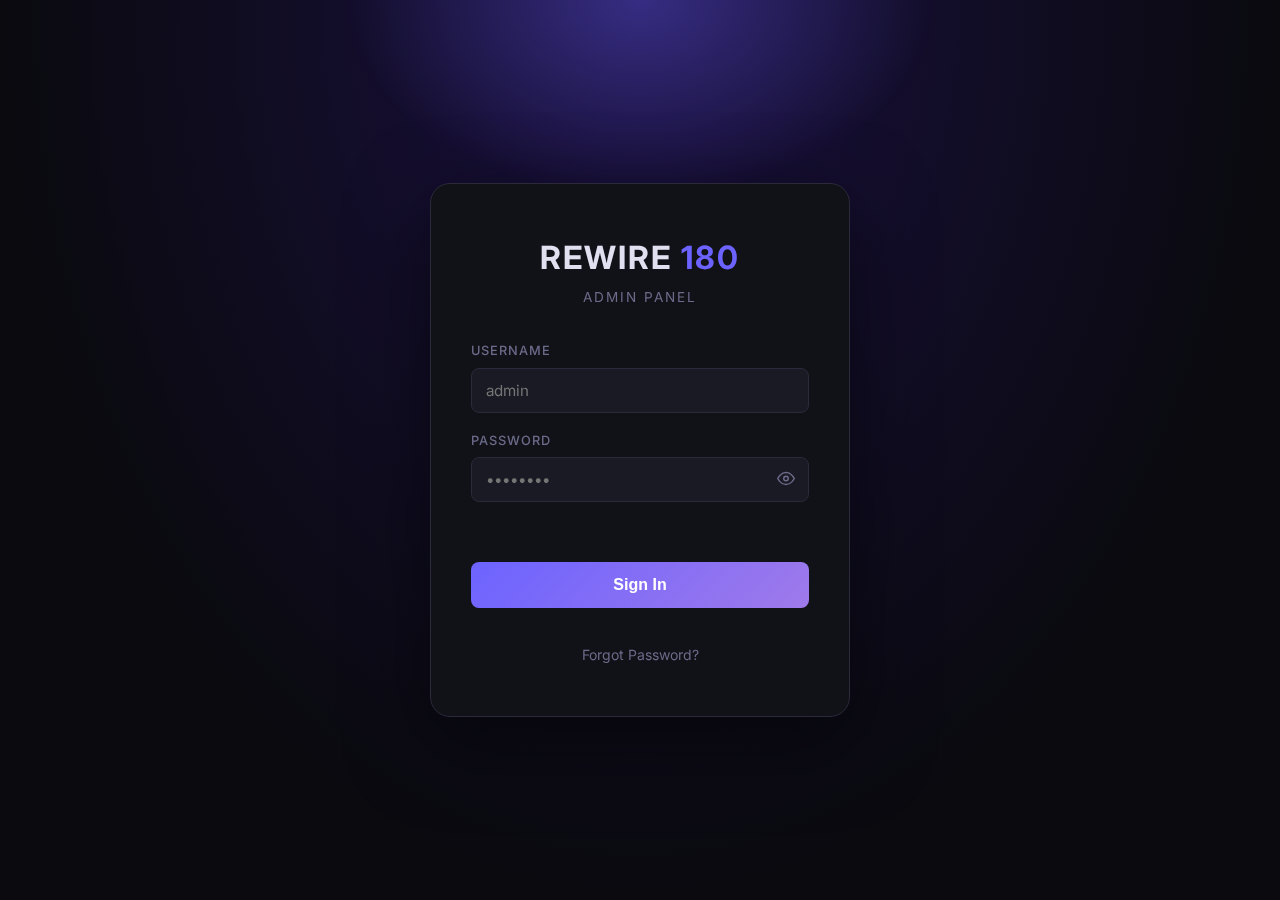
<file: admin/login.html>
<!DOCTYPE html>
<html lang="en">

<head>
    <meta charset="UTF-8">
    <meta name="viewport" content="width=device-width, initial-scale=1.0">
    <title>Rewire180 — Admin Login</title>
    <link rel="preconnect" href="https://fonts.googleapis.com">
    <link href="https://fonts.googleapis.com/css2?family=Inter:wght@300;400;500;600;700&display=swap" rel="stylesheet">
    <link rel="stylesheet" href="admin.css">
</head>

<body class="login-body">

    <div class="login-bg">
        <div class="login-glow"></div>
    </div>

    <div class="login-card">
        <div class="login-logo">
            Rewire <span>180</span>
        </div>
        <p class="login-subtitle">Admin Panel</p>

        <form class="login-form" id="loginForm">
            <div class="form-group">
                <label for="username">Username</label>
                <input type="text" id="username" name="username" placeholder="admin" autocomplete="username" required>
            </div>
            <div class="form-group">
                <label for="password">Password</label>
                <div class="input-wrapper">
                    <input type="password" id="password" name="password" placeholder="••••••••"
                        autocomplete="current-password" required>
                    <button type="button" class="toggle-pw" id="togglePw">
                        <svg width="18" height="18" viewBox="0 0 24 24" fill="none" stroke="currentColor"
                            stroke-width="2">
                            <path d="M1 12s4-8 11-8 11 8 11 8-4 8-11 8-11-8-11-8z"></path>
                            <circle cx="12" cy="12" r="3"></circle>
                        </svg>
                    </button>
                </div>
            </div>

            <div class="login-error" id="loginError"></div>

            <button type="submit" class="login-btn" id="loginBtn">
                <span class="btn-text">Sign In</span>
                <span class="btn-spinner" style="display:none">
                    <svg width="18" height="18" viewBox="0 0 24 24" fill="none" stroke="currentColor" stroke-width="2"
                        class="spin">
                        <path d="M21 12a9 9 0 1 1-6.219-8.56"></path>
                    </svg>
                </span>
            </button>
            <div style="text-align: center; margin-top: 1rem;">
                <a href="#" onclick="showForgotForm()"
                    style="color: var(--text-muted); font-size: 0.875rem; text-decoration: none;">Forgot Password?</a>
            </div>
        </form>

        <!-- Forgot Password Form -->
        <form class="login-form" id="forgotForm" style="display: none;">
            <p style="color: var(--text-muted); font-size: 0.875rem; margin-bottom: 1rem; text-align: center;">Enter
                your email to receive a password reset link.</p>
            <div class="form-group">
                <label for="forgotEmail">Admin Email</label>
                <input type="email" id="forgotEmail" name="email" placeholder="admin@example.com" required>
            </div>

            <div class="login-error" id="forgotMessage"></div>

            <button type="submit" class="login-btn" id="forgotBtn">
                <span class="btn-text">Send Reset Link</span>
                <span class="btn-spinner" style="display:none">
                    <svg width="18" height="18" viewBox="0 0 24 24" fill="none" stroke="currentColor" stroke-width="2"
                        class="spin">
                        <path d="M21 12a9 9 0 1 1-6.219-8.56"></path>
                    </svg>
                </span>
            </button>
            <div style="text-align: center; margin-top: 1rem;">
                <a href="#" onclick="showLoginForm()"
                    style="color: var(--text-muted); font-size: 0.875rem; text-decoration: none;">&larr; Back to
                    Login</a>
            </div>
        </form>

        <!-- Set New Password Form -->
        <form class="login-form" id="resetForm" style="display: none;">
            <p style="color: var(--text-muted); font-size: 0.875rem; margin-bottom: 1rem; text-align: center;">Set your
                new password.</p>
            <div class="form-group">
                <label for="resetPassword">New Password</label>
                <div class="input-wrapper">
                    <input type="password" id="resetPassword" placeholder="••••••••" required>
                    <button type="button" class="toggle-pw" id="toggleNewPw">
                        <svg width="18" height="18" viewBox="0 0 24 24" fill="none" stroke="currentColor"
                            stroke-width="2">
                            <path d="M1 12s4-8 11-8 11 8 11 8-4 8-11 8-11-8-11-8z"></path>
                            <circle cx="12" cy="12" r="3"></circle>
                        </svg>
                    </button>
                </div>
            </div>
            <div class="form-group">
                <label for="resetConfirmPassword">Confirm New Password</label>
                <div class="input-wrapper">
                    <input type="password" id="resetConfirmPassword" placeholder="••••••••" required>
                    <button type="button" class="toggle-pw" id="toggleConfirmPw">
                        <svg width="18" height="18" viewBox="0 0 24 24" fill="none" stroke="currentColor"
                            stroke-width="2">
                            <path d="M1 12s4-8 11-8 11 8 11 8-4 8-11 8-11-8-11-8z"></path>
                            <circle cx="12" cy="12" r="3"></circle>
                        </svg>
                    </button>
                </div>
            </div>

            <div class="login-error" id="resetMessage"></div>

            <button type="submit" class="login-btn" id="resetBtn">
                <span class="btn-text">Reset Password</span>
                <span class="btn-spinner" style="display:none">
                    <svg width="18" height="18" viewBox="0 0 24 24" fill="none" stroke="currentColor" stroke-width="2"
                        class="spin">
                        <path d="M21 12a9 9 0 1 1-6.219-8.56"></path>
                    </svg>
                </span>
            </button>
            <div style="text-align: center; margin-top: 1rem;">
                <a href="#" onclick="showLoginForm()"
                    style="color: var(--text-muted); font-size: 0.875rem; text-decoration: none;">&larr; Back to
                    Login</a>
            </div>
        </form>
    </div>

    <script>
        const API = '';  // empty = same origin

        // Toggle password visibility helpers
        function setupToggle(btnId, inputId) {
            const btn = document.getElementById(btnId);
            if (btn) {
                btn.addEventListener('click', () => {
                    const pw = document.getElementById(inputId);
                    pw.type = pw.type === 'password' ? 'text' : 'password';
                });
            }
        }
        setupToggle('togglePw', 'password');
        setupToggle('toggleNewPw', 'resetPassword');
        setupToggle('toggleConfirmPw', 'resetConfirmPassword');

        const loginForm = document.getElementById('loginForm');
        const forgotForm = document.getElementById('forgotForm');
        const resetForm = document.getElementById('resetForm');
        const loginError = document.getElementById('loginError');

        // Check URL for reset token
        const urlParams = new URLSearchParams(window.location.search);
        const resetToken = urlParams.get('reset_token');

        if (resetToken) {
            loginForm.style.display = 'none';
            resetForm.style.display = 'flex';
        }

        function showForgotForm() {
            loginForm.style.display = 'none';
            forgotForm.style.display = 'flex';
            loginError.textContent = '';
        }

        function showLoginForm() {
            forgotForm.style.display = 'none';
            resetForm.style.display = 'none';
            loginForm.style.display = 'flex';
            loginError.textContent = '';
            // Remove token from URL if they went back
            window.history.replaceState({}, document.title, window.location.pathname);
        }

        // --- LOGIN FLOW ---
        loginForm.addEventListener('submit', async (e) => {
            e.preventDefault();
            const btn = document.getElementById('loginBtn');
            loginError.textContent = '';
            setLoading(btn, true);

            const username = document.getElementById('username').value.trim();
            const password = document.getElementById('password').value;

            try {
                const res = await fetch('/api/auth/login', {
                    method: 'POST',
                    headers: { 'Content-Type': 'application/json' },
                    body: JSON.stringify({ username, password })
                });
                const data = await res.json();

                if (res.ok && data.token) {
                    localStorage.setItem('adminToken', data.token);
                    window.location.href = '/admin/dashboard.html';
                } else {
                    loginError.textContent = data.error || 'Login failed. Please try again.';
                }
            } catch (err) {
                loginError.textContent = 'Cannot connect to server. Is it running?';
            } finally {
                setLoading(btn, false);
            }
        });

        // --- FORGOT PASSWORD FLOW ---
        forgotForm.addEventListener('submit', async (e) => {
            e.preventDefault();
            const btn = document.getElementById('forgotBtn');
            const msgEl = document.getElementById('forgotMessage');
            msgEl.textContent = '';
            msgEl.className = 'login-error';
            setLoading(btn, true);

            const email = document.getElementById('forgotEmail').value.trim();

            try {
                const res = await fetch('/api/auth/forgot-password', {
                    method: 'POST',
                    headers: { 'Content-Type': 'application/json' },
                    body: JSON.stringify({ email })
                });
                const data = await res.json();

                if (res.ok) {
                    msgEl.style.color = 'var(--success)';
                    msgEl.textContent = data.message || 'Check your email for the reset link.';
                } else {
                    msgEl.textContent = data.error || 'Request failed.';
                }
            } catch (err) {
                msgEl.textContent = 'Cannot connect to server.';
            } finally {
                setLoading(btn, false);
            }
        });

        // --- RESET PASSWORD FLOW ---
        resetForm.addEventListener('submit', async (e) => {
            e.preventDefault();
            const btn = document.getElementById('resetBtn');
            const msgEl = document.getElementById('resetMessage');
            msgEl.textContent = '';
            msgEl.style.color = 'var(--danger)';
            setLoading(btn, true);

            const newPassword = document.getElementById('resetPassword').value;
            const confirmPassword = document.getElementById('resetConfirmPassword').value;

            if (newPassword.length < 6) {
                msgEl.textContent = 'Password must be at least 6 characters.';
                setLoading(btn, false);
                return;
            }
            if (newPassword !== confirmPassword) {
                msgEl.textContent = 'Passwords do not match.';
                setLoading(btn, false);
                return;
            }

            try {
                const res = await fetch('/api/auth/reset-password', {
                    method: 'POST',
                    headers: { 'Content-Type': 'application/json' },
                    body: JSON.stringify({ token: resetToken, newPassword })
                });
                const data = await res.json();

                if (res.ok) {
                    msgEl.style.color = 'var(--success)';
                    msgEl.textContent = 'Password reset successfully! Redirecting...';
                    setTimeout(() => {
                        window.location.href = '/admin/login.html';
                    }, 2000);
                } else {
                    msgEl.textContent = data.error || 'Reset failed.';
                }
            } catch (err) {
                msgEl.textContent = 'Cannot connect to server.';
            } finally {
                if (!msgEl.textContent.includes('Redirecting')) {
                    setLoading(btn, false);
                }
            }
        });

        function setLoading(btn, isLoading) {
            btn.disabled = isLoading;
            btn.querySelector('.btn-text').style.display = isLoading ? 'none' : 'inline';
            btn.querySelector('.btn-spinner').style.display = isLoading ? 'inline-flex' : 'none';
        }
    </script>
</body>

</html>
</file>
<file: hero.css>
* {
  margin: 0;
  padding: 0;
  box-sizing: border-box;
  font-family: Inter, system-ui, sans-serif;
}

body {
  background: #050505;
  color: #fff;
}

/* NAVBAR */
/* ===== NAVBAR ===== */
.main-navbar{
  position: fixed;
  top: 0;
  width: 100%;
  height: 78px;
  background: rgba(0,0,0,0.65);
  backdrop-filter: blur(18px);
  border-bottom: 1px solid rgba(255,255,255,0.06);
  z-index: 2000;
}

/* FIX overlap */
body{
  padding-top: 78px;
}

/* CONTAINER */
.nav-container{
  max-width: 1400px;
  margin: auto;
  height: 100%;
  padding: 0 32px;
  display: flex;
  align-items: center;
  justify-content: space-between;
}

/* LOGO */
.nav-logo{
  font-size: 22px;
  font-weight: 600;
  color: #ffffff;
  text-decoration: none;
  cursor: pointer;
}
.nav-logo span{ color:#2a6df4 }

/* DESKTOP LINKS */
.nav-links{
  display: flex;
  gap: 36px;
}

.nav-links a{
  color: #e5e5e5;
  text-decoration: none;
  font-size: 15px;
  font-weight: 500;
  position: relative;
  padding-bottom: 6px;
}

/* blue underline hover (Skills bhi) */
.nav-links a::after{
  content:"";
  position:absolute;
  left:0;
  bottom:0;
  width:0%;
  height:2px;
  background:#2a6df4;
  transition: width .3s ease;
}
.nav-links a:hover::after{
  width:100%;
}

/* HAMBURGER */
.hamburger{
  display: none;
  flex-direction: column;
  gap: 5px;
  cursor: pointer;
  z-index: 3000;
}
.hamburger span{
  width: 24px;
  height: 2px;
  background: #fff;
  border-radius: 2px;
}

/* ===== MOBILE MENU ===== */
.mobile-menu{
  position: fixed;
  top: 78px;
  left: 0;
  width: 100%;
  height: calc(100vh - 78px);
  background: rgba(0,0,0,0.96);
  backdrop-filter: blur(12px);
  padding: 32px;

  display: flex;
  flex-direction: column;

  transform: translateY(-120%);
  opacity: 0;
  pointer-events: none;

  transition: transform .35s ease, opacity .25s ease;
  z-index: 3000;
}

.mobile-menu a{
  color: #fff;
  text-decoration: none;
  font-size: 18px;
  padding: 14px 0;
  border-bottom: 1px solid rgba(255,255,255,0.08);
}

/* MOBILE hover highlight */
.mobile-menu a:hover{
  color:#2a6df4;
}

/* OPEN STATE */
.mobile-menu.active{
  transform: translateY(0);
  opacity: 1;
  pointer-events: auto;
}

/* RESPONSIVE */
@media(max-width:768px){
  .nav-links{ display:none }
  .hamburger{ display:flex }
}

/* STOP SCROLL WHEN MENU OPEN */
.no-scroll{
  overflow: hidden;
}



/* HERO SECTION */
.hero-section{
  /* min-height: 100vh; */
  padding-top: 50px;
  padding-bottom: 110px;
  background:
    radial-gradient(circle at 70% 30%, rgba(42,109,244,0.22), transparent 45%),
    linear-gradient(to bottom, #0a0a0a, #050505);
  color: #fff;
  text-align: center;
}

.hero-inner{
  max-width: 1100px;
  margin: auto;
  padding: 0 32px;
}

/* EYEBROW */
.hero-eyebrow{
  font-size: 13px;
  letter-spacing: 0.22em;
  color: #9aa3b2;
  margin-bottom: 20px;
  text-transform: uppercase;
}

/* TITLE */
.hero-title{
  font-size: 58px;
  line-height: 1.05;
  font-weight: 700;
  margin-bottom: 26px;
}

/* SUBTITLE */
.hero-subtitle{
  max-width: 760px;
  margin: auto;
  font-size: 17px;
  line-height: 1.6;
  color: #c6c6c6;
  margin-bottom: 40px;
}

/* CTA */
.hero-cta{
  margin-top: 70px;
  /* margin-bottom: 30px; */
}

.hero-btn {
  display: inline-block;
  padding: 20px 60px;
  border-radius: 30px;
  border: none;
  cursor: pointer;
  font-weight: 700;
  font-size: 18px;
  text-transform: uppercase;
  letter-spacing: 1px;
  transition: transform .25s ease, box-shadow .25s ease;
  text-decoration: none;
  background: #3B82F6;
  color: #fff;
}
.hero-btn:hover{
  transform: translateY(-3px);
  box-shadow: 0 18px 40px rgba(42,109,244,0.4);
}

/* VIDEO */
.hero-video{
  max-width: 1100px;
  margin: 80px auto 0;
  margin-top: 40px;
  position: relative;

  border-radius: 28px;
  overflow: hidden;
  background: #000;

  box-shadow:
    0 60px 120px rgba(0,0,0,0.75),
    inset 0 0 0 1px rgba(255,255,255,0.05);
}

/* MAIN MAGIC */
.hero-video video{
  width: 100%;
  aspect-ratio: 16 / 9;   /* ✅ James Smith ratio */
  object-fit: cover;      /* cinematic crop */
  display: block;
}



/* RESPONSIVE */
@media(max-width: 1024px){
  .hero-video video{
    height: 480px;
  }
}

@media(max-width: 768px){
  .hero-title{
    font-size: 40px;
  }
  .hero-subtitle{
    font-size: 15px;
  }
  .hero-video{
    border-radius: 18px;
    position: relative;
    padding-bottom: 56.25%;
    height: 0;
    overflow: hidden;
  }
  .hero-video video{
    position: absolute;
    top: 0;
    left: 0;
    width: 100%;
    height: 100%;
  }
}

@media(max-width: 480px){
  .hero-video video{
    height: 260px;
  }
}


/* ================= SKILLS SECTION ================= */
/* .skills-section {
  background: radial-gradient(circle at top, #0e0e0e, #050505);
  padding: 120px 0;
}

.skills-inner {
  max-width: 1400px;
  margin: auto;
  padding: 0 48px;
  display: grid;
  grid-template-columns: 1fr 1.2fr;
  gap: 80px;
  align-items: center;
}

/* LEFT IMAGE */
/* .skills-image img {
  max-width: 100%;
  filter: grayscale(1);
  opacity: 0.9;
} */

/* CONTENT */
/* .skills-content h2 {
  font-size: 44px;
  line-height: 1.15;
  font-weight: 700;
  margin-bottom: 20px;
} */

/* .skills-subtext {
  max-width: 720px;
  font-size: 16px;
  line-height: 1.6;
  color: #bcbcbc;
  margin-bottom: 48px;
} */

/* CARDS */
/* .skills-cards {
  display: grid;
  grid-template-columns: repeat(3, 1fr);
  gap: 24px;
  margin-bottom: 48px;
}

.skill-card {
  background: rgba(255,255,255,0.04);
  border-radius: 18px;
  padding: 28px;
  box-shadow: 0 30px 60px rgba(0,0,0,0.6);
}

.icon-box {
  width: 44px;
  height: 44px;
  border-radius: 12px;
  background: #fff;
  color: #000;
  display: flex;
  align-items: center;
  justify-content: center;
  margin-bottom: 16px;
  font-size: 18px;
}

.skill-card h3 {
  font-size: 18px;
  margin-bottom: 10px;
}

.skill-card p {
  font-size: 14px;
  line-height: 1.5;
  color: #b0b0b0;
} */

/* CTA */
/* .skills-cta {
  display: inline-block;
  background: #2a6df4;
  color: #fff;
  padding: 16px 40px;
  border-radius: 999px;
  font-weight: 500;
  text-decoration: none;
}  */

  .video-section-container {
  margin-bottom: 20px;
  padding: 30px 0;
}
  .video-section {
    display: flex;
    gap: 30px;
    margin-top: 40px;
}

.video-card {
    flex: 1;
    /* background: #111; */
    padding: 20px;
    border-radius: 12px;
    text-align: center;
}

.video-wrapper {
    position: relative;
    padding-bottom: 56.25%; /* 16:9 ratio */
    height: 0;
    overflow: hidden;
    border-radius: 10px;
}

.video-wrapper iframe {
    position: absolute;
    top: 0;
    left: 0;
    width: 100%;
    height: 100%;
}

.video-text {
    margin: 15px 0;
    font-size: 15px;
    color: #ccc;
    line-height: 1.6;
}

/* Button Styles */
.btn {
  display: inline-block;
  padding: 20px 60px;
  border-radius: 30px;
  border: none;
  cursor: pointer;
  font-weight: 700;
  font-size: 18px;
  text-transform: uppercase;
  letter-spacing: 1px;
  transition: transform .25s ease, box-shadow .25s ease;
  text-decoration: none;
}

.btn-primary {
  background: #3B82F6;
  color: #fff;
}

.btn-primary:hover {
  transform: translateY(-3px);
  box-shadow: 0 18px 40px rgba(42,109,244,0.4);
}

/* 🔥 Mobile responsive */
@media (max-width: 768px) {
    .video-section {
        flex-direction: column;
    }
}
/* ================= IMAGE REVIEWS ================= */
.reviews-ss{
  background: radial-gradient(circle at top, #0e0e0e, #050505);
  padding: 60px 0;
}

.reviews-ss-inner{
  max-width: 1400px;
  margin: auto;
  padding: 0 48px;
}

.reviews-ss-header{
  text-align: center;
  margin-bottom: 72px;
}

.reviews-ss-header .eyebrow{
  font-size: 13px;
  letter-spacing: .18em;
  color: #9a9a9a;
  margin-bottom: 16px;
}

.reviews-ss-header h2{
  font-size: 44px;
  line-height: 1.15;
  font-weight: 700;
}

/* Masonry-like grid */
.reviews-ss-grid{
  column-count: 3;
  column-gap: 28px;
}

/* Card */
.ss-card{
  break-inside: avoid;
  margin-bottom: 28px;
  background: #141414;
  border-radius: 20px;
  padding: 16px;
  box-shadow: 0 40px 80px rgba(0,0,0,.55);
}

/* Image */
.ss-card img{
  width: 100%;
  display: block;
  border-radius: 14px;
}

/* Hover micro */
.ss-card:hover{
  transform: translateY(-4px);
  transition: .25s ease;
}

/* Mobile */
@media (max-width: 900px){
  .reviews-ss-grid{ column-count: 2; }
}
@media (max-width: 600px){
  .reviews-ss-grid{ column-count: 1; }
}
/* REVIEWS SECTION */
.reviews-section{
  padding: 100px 0;
  background: radial-gradient(circle at top, #0e0e0e, #050505);
}

.reviews-container{
  max-width: 1400px;
  margin: auto;
  padding: 0 48px;
}

/* HEADER */
.reviews-header{
  text-align: center;
  margin-bottom: 80px;
}

.eyebrow{
  display: block;
  font-size: 13px;
  letter-spacing: .18em;
  color: #9a9a9a;
  margin-bottom: 16px;
}

.reviews-header h2{
  font-size: 44px;
  line-height: 1.15;
  font-weight: 700;
  color: #fff;
}

/* GRID */
.reviews-grid{
  display: grid;
  grid-template-columns: repeat(4, 1fr);
  gap: 28px;
}

/* STACK (text + video same column) */
.review-stack{
  display: flex;
  flex-direction: column;
  gap: 16px;
}

/* CARD BASE */
.review-card{
  border-radius: 18px;
  overflow: hidden;
  box-shadow: 0 40px 80px rgba(0,0,0,.55);
  transition: transform .25s ease;
}

.review-card:hover{
  transform: translateY(-4px);
}

/* TEXT CARD */
.text-card{
  background: #ffffff;
  color: #111;
  padding: 28px;
  font-size: 15px;
  line-height: 1.6;
}

/* VIDEO CARD */


.video-card video{
  width: 100%;
  display: block;
}

/* RESPONSIVE */
@media (max-width: 1100px){
  .reviews-grid{ grid-template-columns: repeat(2, 1fr); }
}

@media (max-width: 600px){
  .reviews-grid{ grid-template-columns: 1fr; }
  .reviews-header h2{ font-size: 32px; }
}
/* MEMBERSHIP SECTION */
/* ================= PRICING BASE ================= */
.pricing-section{
  padding: 100px 0;
  background: radial-gradient(circle at top, #0e0e0e, #050505);
  color: #fff;
}

.pricing-box{
  max-width: 820px;
  margin: auto;
  padding: 70px 60px;
  background: linear-gradient(180deg, #0c1220, #050505);
  border-radius: 26px;
  border: 1px solid rgba(42,109,244,0.35);
  box-shadow: 0 60px 120px rgba(0,0,0,.7);
  text-align: center;
}

/* ================= TITLES ================= */
.pricing-title{
  font-size: 46px;
  font-weight: 700;
  margin-bottom: 10px;
}

.pricing-title span{
  color: #2a6df4;
}

.tm{
  font-size: 18px;
  vertical-align: super;
}

.pricing-subtitle{
  font-size: 14px;
  letter-spacing: .25em;
  color: #9aa3b2;
  margin-bottom: 16px;
  text-transform: uppercase;
}

.pricing-note{
  font-size: 14px;
  color: #bdbdbd;
  margin-bottom: 24px;
}

/* ================= DESCRIPTION ================= */
.pricing-description{
  font-size: 16px;
  line-height: 1.7;
  color: #cfcfcf;
  margin-bottom: 36px;
}

/* ================= PRICE BLOCK ================= */
.price-block{
  margin: 40px 0;
  padding: 28px;
  border-radius: 18px;
  background: rgba(255,255,255,0.04);
  border: 1px solid rgba(255,255,255,0.08);
}

.price-block p{
  font-size: 18px;
  margin-bottom: 12px;
}

.price-block span{
  font-size: 26px;
  font-weight: 700;
  color: #fff;
}

/* ================= WHAT YOU GET ================= */
.what-you-get{
  margin: 50px 0 40px;
  text-align: left;
}

.what-you-get h3{
  font-size: 22px;
  margin-bottom: 18px;
}

.what-you-get ul{
  list-style: none;
}

.what-you-get li{
  position: relative;
  padding-left: 30px;
  margin-bottom: 14px;
  font-size: 15px;
  line-height: 1.6;
  color: #d0d0d0;
}

.what-you-get li::before{
  content: "✓";
  position: absolute;
  left: 0;
  top: 2px;
  width: 20px;
  height: 20px;
  background: #2a6df4;
  border-radius: 50%;
  font-size: 12px;
  display: flex;
  align-items: center;
  justify-content: center;
}

/* ================= PROGRAM TITLE ================= */
.program-title{
  margin: 40px 0 30px;
}

.program-title h3{
  font-size: 28px;
  font-weight: 700;
}

.program-title span{
  color: #2a6df4;
}

.program-title p{
  font-size: 14px;
  letter-spacing: .18em;
  color: #9aa3b2;
  margin-top: 8px;
}

/* ================= OPTIONS ================= */
.pricing-options{
  display: grid;
  grid-template-columns: 1fr auto 1fr;
  align-items: center;
  gap: 24px;
  margin-bottom: 40px;
}

.option{
  background: rgba(255,255,255,0.04);
  border-radius: 18px;
  padding: 28px;
}

.option h4{
  font-size: 18px;
  margin-bottom: 10px;
}

.price{
  font-size: 34px;
  font-weight: 700;
}

.price span{
  font-size: 14px;
  color: #9aa3b2;
}

.small-text{
  font-size: 13px;
  color: #aaa;
  margin-top: 8px;
}

.divider{
  width: 1px;
  height: 100%;
  background: rgba(255,255,255,0.12);
}

/* ================= WARNING ================= */
.pricing-warning{
  font-size: 15px;
  line-height: 1.6;
  color: #bdbdbd;
  margin-bottom: 40px;
}

/* ================= CTA BUTTON ================= */
.vip-btn{
  display: inline-block;
  padding: 14px 34px;
  border-radius: 10px;
  background: #c0392b;
  color: #fff;
  font-weight: 600;
  font-size: 16px;
  text-decoration: none;
  transition: transform .25s ease, box-shadow .25s ease, background .15s ease;
  box-shadow: 0 8px 30px rgba(192,57,43,0.18);
}

.vip-btn:hover{
  background: #a93226;
  transform: translateY(-3px);
  box-shadow: 0 20px 50px rgba(169,50,38,0.25);
}

/* ================= VIP SPECIAL FEEL ================= */
.vip-pricing .pricing-box{
  border-color: rgba(255,215,0,0.4);
}

.vip-pricing .pricing-title span{
  color: #ffd700;
}

/* ================= RESPONSIVE ================= */
@media(max-width:768px){
  .pricing-box{
    padding: 50px 28px;
  }

  .pricing-title{
    font-size: 34px;
  }

  .pricing-options{
    grid-template-columns: 1fr;
  }

  .divider{
    display: none;
  }
}

/* VIP: box, divider and note styling to match the provided image */
#vip-pricing .pricing-box{
  max-width: 750px;
  background: rgba(255,255,255,0.03);
  border: 1px solid rgba(255,215,160,0.15);
  padding: 50px 40px;
  border-radius: 18px;
  text-align: center;
  backdrop-filter: blur(8px);
}

#vip-pricing .pricing-note{
  color: #e3b873;
  font-style: italic;
  margin-bottom: 20px;
}

#vip-pricing .price-block{
  border-top: 1px solid rgba(255,255,255,0.06);
  padding: 25px 0;
  margin-bottom: 25px;
}

 /* .vip-pricing {
    padding: 80px 20px;
    background: radial-gradient(circle at top, #2a2530, #0b0b0f);
    display: flex;
    justify-content: center;
}

.pricing-box {
    max-width: 750px;
    background: rgba(255, 255, 255, 0.03);
    border: 1px solid rgba(255, 215, 160, 0.15);
    padding: 50px 40px;
    border-radius: 18px;
    text-align: center;
    backdrop-filter: blur(12px);
}

.pricing-title {
    font-size: 2.6rem;
    color: #fff;
    margin-bottom: 5px;
    letter-spacing: 1px;
}

.pricing-title span {
    color: #e3b873;
}

.pricing-subtitle {
    font-size: 0.9rem;
    letter-spacing: 3px;
    color: #cfcfcf;
    margin-bottom: 20px;
}

.pricing-note {
    color: #e3b873;
    font-style: italic;
    margin-bottom: 25px;
}

.pricing-description {
    color: #d1d5db;
    line-height: 1.8;
    font-size: 0.95rem;
    margin-bottom: 35px;
}

.price-block {
    border-top: 1px solid rgba(255,255,255,0.1);
    border-bottom: 1px solid rgba(255,255,255,0.1);
    padding: 25px 0;
    margin-bottom: 25px;
}

.price-block p {
    font-size: 1.2rem;
    color: #fff;
    margin: 8px 0;
}

.price-block span {
    color: #e3b873;
    font-weight: 600;
}

.pricing-warning {
    font-size: 0.85rem;
    color: #9ca3af;
    margin-bottom: 35px;
}

.vip-btn {
    display: inline-block;
    padding: 14px 34px;
    background: #c0392b;
    color: #fff;
    border-radius: 10px;
    font-size: 0.95rem;
    letter-spacing: 1px;
    text-decoration: none;
    transition: all 0.3s ease;
}

.vip-btn:hover {
    background: #a93226;
    transform: translateY(-2px);
}
.method-pricing {
    padding: 90px 20px;
    background: radial-gradient(circle at top, #2c2731, #0b0b0f);
    display: flex;
    justify-content: center;
}

.method-pricing .pricing-box {
    max-width: 850px;
    background: rgba(255, 255, 255, 0.035);
    border: 1px solid rgba(227, 184, 115, 0.18);
    padding: 55px 45px;
    border-radius: 20px;
    text-align: center;
    backdrop-filter: blur(14px);
}

.method-pricing .pricing-title {
    font-size: 2.7rem;
    color: #fff;
    margin-bottom: 8px;
}

.method-pricing .pricing-title span {
    color: #e3b873;
}

.method-pricing .tm {
    font-size: 1rem;
    vertical-align: super;
}

.method-pricing .pricing-subtitle {
    letter-spacing: 3px;
    color: #cfcfcf;
    margin-bottom: 35px;
}

.what-you-get {
    text-align: left;
    margin-bottom: 35px;
}

.what-you-get h3 {
    color: #fff;
    margin-bottom: 18px;
}

.what-you-get ul {
    list-style: none;
    padding: 0;
}

.what-you-get li {
    color: #d1d5db;
    padding: 8px 0;
    position: relative;
    padding-left: 26px;
    line-height: 1.6;
}

.what-you-get li::before {
    content: "✓";
    position: absolute;
    left: 0;
    color: #e3b873;
    font-weight: bold;
}

.program-title {
    margin: 40px 0 25px;
}

.program-title h3 {
    color: #fff;
    font-size: 1.6rem;
}

.program-title span {
    color: #e3b873;
}

.program-title p {
    color: #cfcfcf;
    letter-spacing: 2px;
    margin-top: 6px;
}

.pricing-options {
    display: flex;
    justify-content: space-between;
    gap: 30px;
    align-items: center;
    margin-bottom: 35px;
}

.option {
    flex: 1;
}

.option h4 {
    color: #fff;
    margin-bottom: 10px;
}

.price {
    font-size: 2rem;
    color: #e3b873;
}

.price span {
    font-size: 0.9rem;
    color: #cfcfcf;
}

.small-text {
    font-size: 0.85rem;
    color: #9ca3af;
}

.divider {
    width: 1px;
    height: 90px;
    background: rgba(255,255,255,0.15);
}

.method-pricing .pricing-note,
.method-pricing .pricing-warning {
    font-size: 0.9rem;
    color: #b5b8bd;
    margin-bottom: 30px;
}

@media (max-width: 768px) {
    .pricing-options {
        flex-direction: column;
    }

    .divider {
        display: none;
    } */

/* .pricing-section{
  padding: 160px 0;
  background: radial-gradient(circle at top, #0d1220, #050505);
  color: #fff;
}

.pricing-container{
  max-width: 900px;
  margin: auto;
  padding: 0 32px;
  text-align: center;
}

/* INTRO */
/* .pricing-intro h2{
  font-size: 42px;
  line-height: 1.15;
  margin-bottom: 16px;
}

.pricing-intro p{
  max-width: 680px;
  margin: auto;
  color: #bdbdbd;
  font-size: 15px;
  line-height: 1.6;
} */ 

/* PRICE PILL */
/* .price-pill{
  margin: 80px auto 20px;
  display: inline-block;
  padding: 16px 36px;
  border-radius: 18px;
  background: #000;
  border: 1px solid #2a6df4;
  font-size: 32px;
  font-weight: 700;
} */

/* .price-pill.small{
  font-size: 26px;
  margin-top: 120px;
} */

/* CARD */
/* .pricing-card{
  margin: auto;
  background: linear-gradient(180deg, #0c1220, #050505);
  border-radius: 22px;
  padding: 48px 40px;
  border: 1px solid #2a6df4;
  box-shadow: 0 40px 80px rgba(0,0,0,.6);
}

.pricing-card.secondary{
  border-color: #333;
}

.pricing-card h3{
  font-size: 34px;
  margin-bottom: 10px;
}

.sub-title{
  display: block;
  font-size: 22px;
  color: #8aa8ff;
  margin-bottom: 30px;
} */

/* FEATURES */
/* .feature-list{
  text-align: left;
  margin-bottom: 40px;
}

.feature-list li{
  list-style: none;
  margin-bottom: 18px;
  padding-left: 34px;
  position: relative;
  font-size: 14px;
  line-height: 1.6;
  color: #d0d0d0;
}

.feature-list li::before{
  content: "✓";
  position: absolute;
  left: 0;
  top: 2px;
  color: #fff;
  background: #2a6df4;
  width: 22px;
  height: 22px;
  border-radius: 50%;
  display: flex;
  align-items: center;
  justify-content: center;
  font-size: 12px;
} */

/* BUTTONS */
/* .primary-btn{
  display: block;
  margin: auto;
  background: #2a6df4;
  color: #fff;
  padding: 16px 40px;
  border-radius: 999px;
  text-decoration: none;
  font-weight: 600;
  margin-bottom: 18px;
}

.secondary-btn{
  display: inline-block;
  padding: 14px 28px;
  border-radius: 999px;
  border: 1px solid #2a6df4;
  color: #fff;
  text-decoration: none;
  font-size: 14px;
}

.or-text{
  display: block;
  margin: 12px 0;
  color: #888;
} */

/* PAYMENTS */
/* .payment-icons{
  margin-top: 22px;
  color: #aaa;
  font-size: 13px;
} */

/* MOBILE */
/* @media(max-width:600px){
  .pricing-intro h2{font-size:32px}
  .pricing-card h3{font-size:26px}
  .price-pill{font-size:26px}
} */
/* FOOTER */
/* .site-footer{
  background:#000;
  padding:120px 0 60px;
  color:#fff;
}

.footer-container{
  max-width:1400px;
  margin:auto;
  padding:0 48px;
  display:grid;
  grid-template-columns: 1fr 1.5fr 1fr;
  align-items:flex-start;
  gap:60px;
} */

/* LEFT */
/* .footer-logo{
  font-size:28px;
  font-weight:600;
  margin-bottom:24px;
}

.footer-logo span{
  color:#2a6df4;
  margin-left:4px;
}

.footer-social{
  display:flex;
  gap:12px;
  align-items:center;
}

.footer-social a{
  display:inline-flex;
  align-items:center;
  justify-content:center;
  width:32px;
  height:32px;
  background:transparent;
  text-decoration:none;
  transition: transform .25s ease, box-shadow .25s ease;
}

.footer-social img{
  display:block;
  width:18px;
  height:18px;
  object-fit:contain;
}
/* Ensure SVGs keep their original colors (no tint/filters) */
.footer-social img{
  filter: none;
  opacity: 1;
  height: 30px;
}

/* Hover effects for footer social icons with brand color shadows */
.footer-social a:hover{
  transform: translateY(-3px);
}

/* Instagram: Pink/Magenta */
.footer-social a:nth-child(1):hover{
  box-shadow: 0 12px 30px rgba(224, 64, 139, 0.35);
}

/* YouTube: Red */
.footer-social a:nth-child(2):hover{
  box-shadow: 0 12px 30px rgba(255, 0, 0, 0.35);
}

/* TikTok: Dark/Black */
.footer-social a:nth-child(3):hover{
  box-shadow: 0 12px 30px rgba(0, 0, 0, 0.4);
}

/* CENTER */
/* .footer-center{
  display:flex;
  flex-direction:column;
  gap:14px;
}

.footer-center a{
  color:#fff;
  text-decoration:none;
  font-size:15px;
  opacity:.85;
}

.footer-center a.active{
  color:#2a6df4;
  opacity:1;
} */

/* RIGHT */
/* .footer-right{
  display:flex;
  justify-content:flex-end;
}

.footer-signin{
  background:#2a6df4;
  color:#fff;
  padding:16px 48px;
  border-radius:999px;
  text-decoration:none;
  font-weight:600;
  font-size:16px;
} */

/* BOTTOM */
/* .footer-bottom{
  margin-top:120px;
  text-align:center;
  color:#999;
  font-size:14px;
  letter-spacing:.2em;
}

.footer-bottom strong{
  display:block;
  margin-top:8px;
  color:#fff;
  font-size:24px;
  letter-spacing:.15em;
} */

/* MOBILE */
/* @media(max-width:900px){
  .footer-container{
    grid-template-columns:1fr;
    text-align:center;
  }
  .footer-right{
    justify-content:center;
  }
  .footer-social{
    justify-content:center;
  }
} */
 /* ===== FOOTER FIXED ===== */
.site-footer{
  background:#000;
  padding:70px 0 30px;   /* ⬅️ pehle 120px tha */
  color:#fff;
}

.footer-container{
  max-width:1400px;
  margin:auto;
  padding:0 48px;
  display:grid;
  grid-template-columns: 1fr 1.5fr 1fr;
  align-items:flex-start;
  gap:40px;              /* ⬅️ gap kam */
}

/* LEFT */
.footer-logo{
  font-size:26px;
  font-weight:600;
  margin-bottom:18px;
}

.footer-logo span{
  color:#2a6df4;
}

.footer-social{
  display:flex;
  gap:16px;
  font-size:20px;
}

/* CENTER */
.footer-center{
  display:flex;
  flex-direction:column;
  gap:10px;              /* ⬅️ gap kam */
}

.footer-center a{
  color:#ccc;
  text-decoration:none;
  font-size:14px;
}

.footer-center a:hover{
  color:#2a6df4;
}

/* RIGHT */
.footer-right{
  display:flex;
  justify-content:flex-end;
}

.footer-signin{
  /* removed - sign-in button deleted from markup */
}

/* BOTTOM */
.footer-bottom{
  margin-top:50px;       /* ⬅️ pehle 120px tha */
  text-align:center;
  color:#777;
  font-size:12px;
  letter-spacing:.15em;
}

.footer-bottom strong{
  display:block;
  margin-top:6px;
  color:#fff;
  font-size:20px;
  letter-spacing:.12em;
}

/* Make footer credit link white and remove underline */
.footer-bottom strong a{
  color: #fff;
  text-decoration: none;
  cursor: pointer;
}
.footer-bottom strong a:hover,
.footer-bottom strong a:focus{
  color: #fff;
  text-decoration: none;
}

/* MOBILE */
@media(max-width:900px){
  .footer-container{
    grid-template-columns:1fr;
    text-align:center;
    gap:32px;
  }
  .footer-right{
    justify-content:center;
  }
  .footer-social{
    justify-content:center;
  }
}

/* ===== CONTENT PAGES (SUPPORT & POLICY) ===== */
.content-section{
  padding: 80px 0;
  background: radial-gradient(circle at top, #0e0e0e, #050505);
  min-height: 100vh;
  color: #fff;
}

.content-wrapper{
  max-width: 1000px;
  margin: auto;
  padding: 0 48px;
}

.content-inner{
  animation: fadeInUp 0.6s ease;
}

@keyframes fadeInUp {
  from {
    opacity: 0;
    transform: translateY(30px);
  }
  to {
    opacity: 1;
    transform: translateY(0);
  }
}

/* ===== MAIN HEADING ===== */
.content-inner h1{
  font-size: 48px;
  font-weight: 700;
  margin-bottom: 16px;
  color: #fff;
  line-height: 1.1;
}

.last-updated{
  font-size: 14px;
  color: #9aa3b2;
  letter-spacing: 0.08em;
  margin-bottom: 60px;
  text-transform: uppercase;
}

.intro-text{
  font-size: 18px;
  line-height: 1.7;
  color: #d0d0d0;
  margin-bottom: 50px;
  max-width: 800px;
}

/* ===== SUPPORT METHODS ===== */
.support-methods{
  margin-bottom: 80px;
}

.support-methods h2,
.common-issues h2,
.contact-form-section h2,
.policy-section h2{
  font-size: 32px;
  font-weight: 700;
  margin-bottom: 36px;
  color: #fff;
}

.support-item{
  background: linear-gradient(135deg, rgba(42,109,244,0.08), rgba(42,109,244,0.02));
  border: 1px solid rgba(42,109,244,0.25);
  border-radius: 16px;
  padding: 28px;
  margin-bottom: 20px;
  transition: all 0.3s ease;
}

.support-item:hover{
  background: linear-gradient(135deg, rgba(42,109,244,0.12), rgba(42,109,244,0.05));
  transform: translateY(-4px);
  border-color: rgba(42,109,244,0.4);
  box-shadow: 0 20px 50px rgba(42,109,244,0.15);
}

.support-item h3{
  font-size: 18px;
  font-weight: 600;
  margin-bottom: 8px;
  color: #2a6df4;
}

.support-item p{
  font-size: 16px;
  color: #d0d0d0;
  line-height: 1.6;
}

/* ===== COMMON ISSUES ===== */
.common-issues{
  margin-bottom: 80px;
}

.issue{
  background: rgba(255,255,255,0.02);
  border-left: 4px solid #2a6df4;
  border-radius: 12px;
  padding: 28px;
  margin-bottom: 24px;
  transition: all 0.3s ease;
}

.issue:hover{
  background: rgba(255,255,255,0.04);
  transform: translateX(8px);
  border-left-color: #3B82F6;
  box-shadow: 0 15px 40px rgba(42,109,244,0.12);
}

.issue h3{
  font-size: 20px;
  font-weight: 600;
  margin-bottom: 16px;
  color: #fff;
  display: flex;
  align-items: center;
}

.issue h3::before{
  content: "→";
  display: inline-block;
  margin-right: 12px;
  color: #2a6df4;
  font-size: 22px;
}

.issue ul{
  list-style: none;
  padding: 0;
}

.issue li{
  font-size: 15px;
  color: #c6c6c6;
  line-height: 1.7;
  padding-left: 24px;
  margin-bottom: 12px;
  position: relative;
}

.issue li::before{
  content: "•";
  position: absolute;
  left: 8px;
  color: #2a6df4;
  font-weight: bold;
}

/* ===== CONTACT FORM ===== */
.contact-form-section{
  margin-bottom: 80px;
}

.support-form{
  background: linear-gradient(135deg, rgba(42,109,244,0.05), rgba(42,109,244,0.02));
  border: 1px solid rgba(42,109,244,0.2);
  border-radius: 18px;
  padding: 40px;
  max-width: 600px;
}

.form-group{
  display: flex;
  flex-direction: column;
  margin-bottom: 24px;
}

.form-group label{
  font-size: 14px;
  font-weight: 600;
  margin-bottom: 10px;
  color: #fff;
  text-transform: uppercase;
  letter-spacing: 0.05em;
}

.form-group input,
.form-group textarea{
  background: rgba(255,255,255,0.04);
  border: 1px solid rgba(42,109,244,0.3);
  border-radius: 10px;
  padding: 14px 16px;
  color: #fff;
  font-size: 15px;
  font-family: inherit;
  transition: all 0.3s ease;
}

.form-group input::placeholder,
.form-group textarea::placeholder{
  color: #888;
}

.form-group input:focus,
.form-group textarea:focus{
  outline: none;
  background: rgba(255,255,255,0.06);
  border-color: #2a6df4;
  box-shadow: 0 0 0 3px rgba(42,109,244,0.1);
}

.form-group textarea{
  resize: vertical;
  min-height: 120px;
}

.submit-btn{
  background: #2a6df4;
  color: #fff;
  padding: 16px 40px;
  border: none;
  border-radius: 10px;
  font-size: 16px;
  font-weight: 600;
  cursor: pointer;
  transition: all 0.3s ease;
  text-transform: uppercase;
  letter-spacing: 0.08em;
}

.submit-btn:hover{
  background: #3B82F6;
  transform: translateY(-3px);
  box-shadow: 0 15px 40px rgba(42,109,244,0.3);
}

.submit-btn:active{
  transform: translateY(-1px);
}

/* ===== POLICY SECTIONS ===== */
.policy-section{
  margin-bottom: 50px;
  animation: fadeInUp 0.6s ease backwards;
}

.policy-section:nth-child(1) { animation-delay: 0.1s; }
.policy-section:nth-child(2) { animation-delay: 0.2s; }
.policy-section:nth-child(3) { animation-delay: 0.3s; }
.policy-section:nth-child(4) { animation-delay: 0.4s; }
.policy-section:nth-child(5) { animation-delay: 0.5s; }
.policy-section:nth-child(6) { animation-delay: 0.6s; }
.policy-section:nth-child(7) { animation-delay: 0.7s; }
.policy-section:nth-child(8) { animation-delay: 0.8s; }

.policy-section h2{
  font-size: 28px;
  font-weight: 700;
  margin-bottom: 20px;
  color: #fff;
  display: flex;
  align-items: center;
}

.policy-section h2::before{
  content: "";
  display: inline-block;
  width: 4px;
  height: 28px;
  background: #2a6df4;
  border-radius: 2px;
  margin-right: 16px;
}

.policy-section p{
  font-size: 16px;
  line-height: 1.8;
  color: #d0d0d0;
  margin-bottom: 16px;
}

.prohibited-list,
.guidelines-list,
.disclaimer-list,
.consequences-list{
  list-style: none;
  padding: 0;
  margin-left: 0;
}

.prohibited-list li,
.guidelines-list li,
.disclaimer-list li,
.consequences-list li{
  font-size: 15px;
  line-height: 1.8;
  color: #c6c6c6;
  margin-bottom: 18px;
  padding-left: 32px;
  position: relative;
  background: rgba(42,109,244,0.04);
  padding: 16px 16px 16px 40px;
  border-radius: 8px;
  border-left: 3px solid #2a6df4;
  transition: all 0.3s ease;
}

.prohibited-list li:hover,
.guidelines-list li:hover,
.disclaimer-list li:hover,
.consequences-list li:hover{
  background: rgba(42,109,244,0.08);
  transform: translateX(8px);
}

.prohibited-list li::before,
.guidelines-list li::before,
.disclaimer-list li::before,
.consequences-list li::before{
  content: "✓";
  position: absolute;
  left: 12px;
  top: 16px;
  color: #2a6df4;
  font-weight: bold;
  font-size: 18px;
}

.policy-section strong{
  color: #2a6df4;
  font-weight: 600;
}

/* ===== RESPONSIVE ===== */
@media(max-width: 768px){
  .content-inner h1{
    font-size: 32px;
    margin-bottom: 12px;
  }

  .support-methods h2,
  .common-issues h2,
  .contact-form-section h2,
  .policy-section h2{
    font-size: 24px;
    margin-bottom: 24px;
  }

  .support-item{
    padding: 20px;
    margin-bottom: 16px;
  }

  .issue{
    padding: 20px;
    margin-bottom: 16px;
  }

  .support-form{
    padding: 24px;
  }

  .intro-text{
    font-size: 16px;
    margin-bottom: 40px;
  }

  .prohibited-list li,
  .guidelines-list li,
  .disclaimer-list li,
  .consequences-list li{
    font-size: 14px;
    padding: 12px 12px 12px 32px;
  }

  .policy-section h2::before{
    width: 3px;
    height: 24px;
  }
}

/* ===== REFUND POLICY SPECIFIC STYLES ===== */
.highlight-box{
  background: linear-gradient(135deg, rgba(42,109,244,0.08), rgba(42,109,244,0.03));
  border: 1px solid rgba(42,109,244,0.25);
  border-radius: 12px;
  padding: 24px;
  margin: 20px 0;
  transition: all 0.3s ease;
}

.highlight-box:hover{
  background: linear-gradient(135deg, rgba(42,109,244,0.12), rgba(42,109,244,0.05));
  border-color: rgba(42,109,244,0.4);
}

.highlight-box h3{
  font-size: 18px;
  font-weight: 600;
  color: #fff;
  margin-bottom: 16px;
  margin-top: 0;
}

.warning-box{
  background: linear-gradient(135deg, rgba(255,69,0,0.08), rgba(255,69,0,0.03));
  border-left: 4px solid #ff4500;
  border-radius: 8px;
  padding: 20px;
  margin: 24px 0;
  transition: all 0.3s ease;
}

.warning-box:hover{
  background: linear-gradient(135deg, rgba(255,69,0,0.12), rgba(255,69,0,0.05));
  box-shadow: 0 12px 30px rgba(255,69,0,0.1);
}

.warning-box p{
  font-size: 15px;
  color: #d0d0d0;
  margin: 0;
  font-weight: 600;
}

.warning-box ul{
  list-style: none;
  padding: 0;
  margin: 0;
}

.warning-box li{
  font-size: 15px;
  color: #c6c6c6;
  padding: 6px 0;
  padding-left: 24px;
  position: relative;
}

.warning-box li::before{
  content: "⚠";
  position: absolute;
  left: 0;
  color: #ff4500;
  font-size: 14px;
}

.example-box{
  background: rgba(255,255,255,0.02);
  border: 1px solid rgba(255,255,255,0.08);
  border-radius: 12px;
  padding: 24px;
  margin: 20px 0;
  transition: all 0.3s ease;
}

.example-box:hover{
  background: rgba(255,255,255,0.04);
  border-color: rgba(255,255,255,0.12);
  box-shadow: 0 12px 30px rgba(0,0,0,0.3);
}

.example-box h4{
  font-size: 16px;
  font-weight: 600;
  color: #2a6df4;
  margin-bottom: 16px;
  margin-top: 0;
}

.example-box ul{
  list-style: none;
  padding: 0;
  margin: 0;
}

.example-box li{
  font-size: 14px;
  color: #d0d0d0;
  line-height: 1.8;
  padding-left: 20px;
  position: relative;
}

.example-box li::before{
  content: "▸";
  position: absolute;
  left: 0;
  color: #2a6df4;
  font-size: 16px;
}

.process-list{
  list-style: none;
  padding: 0;
  margin: 20px 0;
  counter-reset: step-counter;
}

.process-list li{
  counter-increment: step-counter;
  font-size: 15px;
  color: #d0d0d0;
  line-height: 1.8;
  padding-left: 40px;
  margin-bottom: 16px;
  position: relative;
  background: rgba(42,109,244,0.03);
  padding: 12px 16px 12px 40px;
  border-radius: 8px;
  border-left: 3px solid #2a6df4;
  transition: all 0.3s ease;
}

.process-list li:hover{
  background: rgba(42,109,244,0.08);
  transform: translateX(8px);
}

.process-list li::before{
  content: counter(step-counter);
  position: absolute;
  left: 12px;
  top: 50%;
  transform: translateY(-50%);
  width: 24px;
  height: 24px;
  background: #2a6df4;
  color: #fff;
  border-radius: 50%;
  display: flex;
  align-items: center;
  justify-content: center;
  font-weight: 600;
  font-size: 12px;
}

.refund-table{
  margin: 16px 0;
  background: rgba(255,255,255,0.02);
  border-radius: 10px;
  overflow: hidden;
}

.refund-row{
  display: flex;
  justify-content: space-between;
  align-items: center;
  padding: 16px 20px;
  border-bottom: 1px solid rgba(255,255,255,0.06);
  transition: all 0.3s ease;
}

.refund-row:last-child{
  border-bottom: none;
}

.refund-row:hover{
  background: rgba(42,109,244,0.05);
  padding-left: 24px;
}

.refund-row .day{
  font-weight: 600;
  color: #2a6df4;
  min-width: 80px;
}

.refund-row .amount{
  font-size: 14px;
  color: #d0d0d0;
  text-align: right;
  flex: 1;
  margin-left: 20px;
}

@media(max-width: 768px){
  .highlight-box,
  .example-box,
  .warning-box{
    padding: 16px;
  }

  .process-list li{
    padding: 12px 16px 12px 36px;
  }

  .refund-row{
    flex-direction: column;
    align-items: flex-start;
    gap: 8px;
  }

  .refund-row .amount{
    text-align: left;
    margin-left: 0;
  }
}

/* ===== PRIVACY POLICY SPECIFIC STYLES ===== */
.info-category{
  background: linear-gradient(135deg, rgba(42,109,244,0.06), rgba(42,109,244,0.02));
  border: 1px solid rgba(42,109,244,0.2);
  border-radius: 12px;
  padding: 24px;
  margin-bottom: 24px;
  transition: all 0.3s ease;
  animation: fadeInUp 0.6s ease backwards;
}

.info-category:nth-child(1) { animation-delay: 0.2s; }
.info-category:nth-child(2) { animation-delay: 0.3s; }
.info-category:nth-child(3) { animation-delay: 0.4s; }

.info-category:hover{
  background: linear-gradient(135deg, rgba(42,109,244,0.1), rgba(42,109,244,0.04));
  border-color: rgba(42,109,244,0.35);
  box-shadow: 0 15px 40px rgba(42,109,244,0.12);
  transform: translateY(-4px);
}

.info-category h3{
  font-size: 18px;
  font-weight: 600;
  color: #2a6df4;
  margin-bottom: 16px;
  margin-top: 0;
  display: flex;
  align-items: center;
}

.info-category h3::before{
  content: "●";
  display: inline-block;
  margin-right: 12px;
  font-size: 12px;
  color: #2a6df4;
}

.security-box{
  background: linear-gradient(135deg, rgba(76,175,80,0.08), rgba(76,175,80,0.03));
  border-left: 4px solid #4caf50;
  border-radius: 12px;
  padding: 24px;
  margin: 20px 0;
  transition: all 0.3s ease;
}

.security-box:hover{
  background: linear-gradient(135deg, rgba(76,175,80,0.12), rgba(76,175,80,0.05));
  box-shadow: 0 15px 40px rgba(76,175,80,0.12);
}

.security-box .guidelines-list{
  margin: 0;
  padding: 0;
}

.contact-box{
  background: linear-gradient(135deg, rgba(42,109,244,0.08), rgba(42,109,244,0.03));
  border: 1px solid rgba(42,109,244,0.25);
  border-radius: 12px;
  padding: 20px;
  margin-top: 20px;
  transition: all 0.3s ease;
}

.contact-box:hover{
  background: linear-gradient(135deg, rgba(42,109,244,0.12), rgba(42,109,244,0.05));
  border-color: rgba(42,109,244,0.4);
}

.contact-box p{
  margin: 0;
  font-size: 15px;
  color: #d0d0d0;
}

.contact-box a{
  color: #2a6df4;
  text-decoration: none;
  font-weight: 600;
  transition: all 0.3s ease;
}

.contact-box a:hover{
  color: #3B82F6;
  text-decoration: underline;
}

.retention-table{
  margin: 20px 0;
  background: rgba(255,255,255,0.01);
  border-radius: 12px;
  overflow: hidden;
  border: 1px solid rgba(255,255,255,0.08);
}

.retention-row{
  display: grid;
  grid-template-columns: 1fr 1.5fr;
  align-items: center;
  padding: 20px 24px;
  border-bottom: 1px solid rgba(255,255,255,0.06);
  transition: all 0.3s ease;
  animation: fadeInUp 0.6s ease backwards;
}

.retention-row:nth-child(1) { animation-delay: 0.5s; }
.retention-row:nth-child(2) { animation-delay: 0.6s; }
.retention-row:nth-child(3) { animation-delay: 0.7s; }
.retention-row:nth-child(4) { animation-delay: 0.8s; }

.retention-row:last-child{
  border-bottom: none;
}

.retention-row:hover{
  background: rgba(42,109,244,0.06);
  padding-left: 28px;
}

.retention-row .data-type{
  font-weight: 600;
  color: #2a6df4;
  font-size: 15px;
  display: flex;
  align-items: center;
}

.retention-row .data-type::before{
  content: "▸";
  margin-right: 12px;
  font-size: 18px;
  color: #2a6df4;
}

.retention-row .retention-period{
  font-size: 14px;
  color: #d0d0d0;
  line-height: 1.6;
}

@media(max-width: 768px){
  .info-category{
    padding: 16px;
  }

  .security-box{
    padding: 16px;
  }

  .retention-row{
    grid-template-columns: 1fr;
    gap: 8px;
  }

  .retention-row .data-type{
    margin-bottom: 8px;
  }
}
</file>
<file: admin/admin.css>
/* ─── FONTS & RESET ─────────────────────────────────────────── */
*,
*::before,
*::after {
    box-sizing: border-box;
    margin: 0;
    padding: 0;
}

:root {
    --bg: #0a0a0f;
    --surface: #111118;
    --surface2: #1a1a24;
    --border: #2a2a3a;
    --accent: #6c63ff;
    --accent-glow: rgba(108, 99, 255, 0.35);
    --gold: #f0b429;
    --text: #e0e0f0;
    --text-muted: #6b6b8a;
    --danger: #ff4d6d;
    --success: #22c55e;
    --warn: #f59e0b;
    --radius: 12px;
    --radius-sm: 8px;
    --sidebar-w: 260px;
    --transition: 0.2s ease;
}

body {
    font-family: 'Inter', sans-serif;
    background: var(--bg);
    color: var(--text);
    min-height: 100vh;
    line-height: 1.6;
}

/* ─── LOGIN PAGE ────────────────────────────────────────────── */
.login-body {
    display: flex;
    align-items: center;
    justify-content: center;
    min-height: 100vh;
    overflow: hidden;
    position: relative;
}

.login-bg {
    position: fixed;
    inset: 0;
    background: radial-gradient(ellipse at 50% 0%, #1a1040 0%, #0a0a0f 70%);
    z-index: 0;
}

.login-glow {
    position: absolute;
    top: -200px;
    left: 50%;
    transform: translateX(-50%);
    width: 600px;
    height: 400px;
    background: radial-gradient(ellipse, var(--accent-glow) 0%, transparent 70%);
    pointer-events: none;
}

.login-card {
    position: relative;
    z-index: 1;
    background: var(--surface);
    border: 1px solid var(--border);
    border-radius: 20px;
    padding: 48px 40px;
    width: 100%;
    max-width: 420px;
    box-shadow: 0 24px 80px rgba(0, 0, 0, 0.5);
}

.login-logo {
    font-size: 2rem;
    font-weight: 700;
    letter-spacing: 2px;
    text-transform: uppercase;
    text-align: center;
    margin-bottom: 4px;
}

.login-logo span {
    color: var(--accent);
}

.login-subtitle {
    text-align: center;
    color: var(--text-muted);
    font-size: 0.85rem;
    margin-bottom: 32px;
    text-transform: uppercase;
    letter-spacing: 2px;
}

.login-form {
    display: flex;
    flex-direction: column;
    gap: 18px;
}

.form-group {
    display: flex;
    flex-direction: column;
    gap: 6px;
}

.form-group label {
    font-size: 0.8rem;
    font-weight: 500;
    color: var(--text-muted);
    text-transform: uppercase;
    letter-spacing: 1px;
}

.form-group input,
.form-group textarea,
.form-group select {
    background: var(--surface2);
    border: 1px solid var(--border);
    border-radius: var(--radius-sm);
    color: var(--text);
    padding: 12px 14px;
    font-size: 0.95rem;
    font-family: 'Inter', sans-serif;
    transition: border-color var(--transition), box-shadow var(--transition);
    width: 100%;
    outline: none;
}

.form-group input:focus,
.form-group textarea:focus,
.form-group select:focus {
    border-color: var(--accent);
    box-shadow: 0 0 0 3px var(--accent-glow);
}

.input-wrapper {
    position: relative;
}

.input-wrapper input {
    padding-right: 44px;
}

.toggle-pw {
    position: absolute;
    right: 12px;
    top: 50%;
    transform: translateY(-50%);
    background: none;
    border: none;
    color: var(--text-muted);
    cursor: pointer;
    padding: 2px;
    transition: color var(--transition);
}

.toggle-pw:hover {
    color: var(--text);
}

.login-error {
    color: var(--danger);
    font-size: 0.85rem;
    min-height: 20px;
    text-align: center;
}

.login-btn {
    background: linear-gradient(135deg, var(--accent), #9f7aea);
    color: #fff;
    border: none;
    border-radius: var(--radius-sm);
    padding: 14px;
    font-size: 1rem;
    font-weight: 600;
    cursor: pointer;
    transition: opacity var(--transition), transform var(--transition);
    display: flex;
    align-items: center;
    justify-content: center;
    gap: 8px;
    margin-top: 4px;
}

.login-btn:hover:not(:disabled) {
    opacity: 0.9;
    transform: translateY(-1px);
}

.login-btn:disabled {
    opacity: 0.6;
    cursor: not-allowed;
}

/* ─── DASHBOARD LAYOUT ──────────────────────────────────────── */
.dashboard-wrapper {
    display: flex;
    min-height: 100vh;
}

/* SIDEBAR */
.sidebar {
    width: var(--sidebar-w);
    background: var(--surface);
    border-right: 1px solid var(--border);
    display: flex;
    flex-direction: column;
    position: fixed;
    top: 0;
    left: 0;
    height: 100vh;
    overflow-y: auto;
    z-index: 100;
    transition: transform var(--transition);
}

.sidebar-logo {
    padding: 24px 20px 20px;
    font-size: 1.3rem;
    font-weight: 700;
    letter-spacing: 2px;
    border-bottom: 1px solid var(--border);
}

.sidebar-logo span {
    color: var(--accent);
}

.sidebar-logo small {
    display: block;
    font-size: 0.7rem;
    color: var(--text-muted);
    font-weight: 400;
    text-transform: uppercase;
    letter-spacing: 2px;
    margin-top: 2px;
}

.sidebar-nav {
    padding: 16px 12px;
    flex: 1;
}

.nav-section-title {
    font-size: 0.65rem;
    text-transform: uppercase;
    letter-spacing: 2px;
    color: var(--text-muted);
    padding: 12px 8px 6px;
}

.sidebar-nav a {
    display: flex;
    align-items: center;
    gap: 10px;
    padding: 10px 12px;
    border-radius: var(--radius-sm);
    color: var(--text-muted);
    text-decoration: none;
    font-size: 0.875rem;
    font-weight: 500;
    transition: all var(--transition);
    margin-bottom: 2px;
}

.sidebar-nav a:hover {
    background: var(--surface2);
    color: var(--text);
}

.sidebar-nav a.active {
    background: var(--accent-glow);
    color: var(--accent);
}

.sidebar-nav a svg {
    flex-shrink: 0;
    opacity: 0.7;
}

.sidebar-nav a.active svg {
    opacity: 1;
}

.sidebar-footer {
    padding: 16px 12px;
    border-top: 1px solid var(--border);
}

.logout-btn {
    display: flex;
    align-items: center;
    gap: 10px;
    width: 100%;
    padding: 10px 12px;
    background: none;
    border: 1px solid var(--border);
    border-radius: var(--radius-sm);
    color: var(--text-muted);
    cursor: pointer;
    font-size: 0.875rem;
    font-family: 'Inter', sans-serif;
    transition: all var(--transition);
}

.logout-btn:hover {
    border-color: var(--danger);
    color: var(--danger);
}

/* MAIN CONTENT */
.main-content {
    margin-left: var(--sidebar-w);
    flex: 1;
    padding: 32px;
    min-height: 100vh;
}

.page-header {
    margin-bottom: 32px;
}

.page-header h1 {
    font-size: 1.6rem;
    font-weight: 700;
    margin-bottom: 4px;
}

.page-header p {
    color: var(--text-muted);
    font-size: 0.9rem;
}

/* ─── SECTION PANELS ────────────────────────────────────────── */
.section-panel {
    background: var(--surface);
    border: 1px solid var(--border);
    border-radius: var(--radius);
    margin-bottom: 24px;
    overflow: hidden;
}

.panel-header {
    padding: 18px 24px;
    border-bottom: 1px solid var(--border);
    display: flex;
    align-items: center;
    justify-content: space-between;
    cursor: pointer;
    user-select: none;
    transition: background var(--transition);
}

.panel-header:hover {
    background: var(--surface2);
}

.panel-title {
    display: flex;
    align-items: center;
    gap: 12px;
    font-weight: 600;
    font-size: 1rem;
}

.panel-icon {
    width: 36px;
    height: 36px;
    border-radius: 8px;
    background: var(--accent-glow);
    display: flex;
    align-items: center;
    justify-content: center;
    color: var(--accent);
    flex-shrink: 0;
}

.panel-toggle {
    color: var(--text-muted);
    transition: transform var(--transition);
}

.panel-toggle.open {
    transform: rotate(180deg);
}

.panel-body {
    padding: 24px;
    display: none;
}

.panel-body.open {
    display: block;
}

/* ─── FIELD GROUPS ──────────────────────────────────────────── */
.fields-grid {
    display: grid;
    grid-template-columns: 1fr 1fr;
    gap: 18px;
}

@media (max-width: 768px) {
    .fields-grid {
        grid-template-columns: 1fr;
    }
}

.field-full {
    grid-column: 1 / -1;
}

.field-group {
    display: flex;
    flex-direction: column;
    gap: 8px;
}

.field-label {
    font-size: 0.8rem;
    font-weight: 500;
    color: var(--text-muted);
    text-transform: uppercase;
    letter-spacing: 1px;
    display: flex;
    align-items: center;
    gap: 6px;
}

.field-group input,
.field-group textarea,
.field-group select {
    background: var(--surface2);
    border: 1px solid var(--border);
    border-radius: var(--radius-sm);
    color: var(--text);
    padding: 10px 14px;
    font-size: 0.9rem;
    font-family: 'Inter', sans-serif;
    transition: border-color var(--transition), box-shadow var(--transition);
    width: 100%;
    outline: none;
    resize: vertical;
}

.field-group textarea {
    min-height: 100px;
}

.field-group input:focus,
.field-group textarea:focus,
.field-group select:focus {
    border-color: var(--accent);
    box-shadow: 0 0 0 3px var(--accent-glow);
}

/* ─── FILE UPLOAD ───────────────────────────────────────────── */
.upload-zone {
    border: 2px dashed var(--border);
    border-radius: var(--radius-sm);
    padding: 20px;
    text-align: center;
    cursor: pointer;
    transition: all var(--transition);
    position: relative;
    background: var(--surface2);
}

.upload-zone:hover {
    border-color: var(--accent);
    background: rgba(108, 99, 255, 0.05);
}

.upload-zone.dragover {
    border-color: var(--accent);
    background: rgba(108, 99, 255, 0.1);
}

.upload-zone input[type="file"] {
    position: absolute;
    inset: 0;
    width: 100%;
    height: 100%;
    opacity: 0;
    cursor: pointer;
}

.upload-label {
    display: flex;
    flex-direction: column;
    align-items: center;
    gap: 8px;
    color: var(--text-muted);
    font-size: 0.85rem;
    pointer-events: none;
}

.upload-label svg {
    color: var(--accent);
    opacity: 0.7;
}

.upload-label strong {
    color: var(--text);
}

.upload-preview {
    margin-top: 12px;
    border-radius: var(--radius-sm);
    overflow: hidden;
    max-height: 160px;
    display: none;
}

.upload-preview video,
.upload-preview img {
    width: 100%;
    max-height: 160px;
    object-fit: cover;
    border-radius: var(--radius-sm);
}

.progress-bar-wrap {
    margin-top: 8px;
    background: var(--surface2);
    border-radius: 99px;
    height: 6px;
    overflow: hidden;
    display: none;
}

.progress-bar {
    height: 100%;
    background: linear-gradient(90deg, var(--accent), #9f7aea);
    border-radius: 99px;
    transition: width 0.3s ease;
    width: 0%;
}

/* ─── BUTTONS ───────────────────────────────────────────────── */
.btn {
    display: inline-flex;
    align-items: center;
    gap: 8px;
    padding: 10px 20px;
    border-radius: var(--radius-sm);
    font-size: 0.875rem;
    font-weight: 600;
    font-family: 'Inter', sans-serif;
    cursor: pointer;
    border: none;
    transition: all var(--transition);
}

.btn-primary {
    background: linear-gradient(135deg, var(--accent), #9f7aea);
    color: #fff;
}

.btn-primary:hover {
    opacity: 0.9;
    transform: translateY(-1px);
}

.btn-outline {
    background: transparent;
    border: 1px solid var(--border);
    color: var(--text-muted);
}

.btn-outline:hover {
    border-color: var(--accent);
    color: var(--accent);
}

.btn-danger {
    background: transparent;
    border: 1px solid var(--danger);
    color: var(--danger);
}

.btn-danger:hover {
    background: var(--danger);
    color: #fff;
}

.btn:disabled {
    opacity: 0.5;
    cursor: not-allowed;
    transform: none;
}

.panel-actions {
    display: flex;
    justify-content: flex-end;
    gap: 10px;
    margin-top: 24px;
    padding-top: 20px;
    border-top: 1px solid var(--border);
}

/* ─── TOAST NOTIFICATIONS ───────────────────────────────────── */
.toast-container {
    position: fixed;
    top: 24px;
    right: 24px;
    z-index: 9999;
    display: flex;
    flex-direction: column;
    gap: 10px;
}

.toast {
    background: var(--surface);
    border: 1px solid var(--border);
    border-radius: var(--radius-sm);
    padding: 14px 18px;
    min-width: 280px;
    max-width: 360px;
    display: flex;
    align-items: center;
    gap: 12px;
    font-size: 0.875rem;
    box-shadow: 0 8px 32px rgba(0, 0, 0, 0.4);
    animation: slideIn 0.3s ease;
}

.toast.success {
    border-color: var(--success);
}

.toast.success .toast-icon {
    color: var(--success);
}

.toast.error {
    border-color: var(--danger);
}

.toast.error .toast-icon {
    color: var(--danger);
}

.toast.warning {
    border-color: var(--warn);
}

.toast.warning .toast-icon {
    color: var(--warn);
}

@keyframes slideIn {
    from {
        transform: translateX(120%);
        opacity: 0;
    }

    to {
        transform: translateX(0);
        opacity: 1;
    }
}

@keyframes slideOut {
    from {
        transform: translateX(0);
        opacity: 1;
    }

    to {
        transform: translateX(120%);
        opacity: 0;
    }
}

.toast.removing {
    animation: slideOut 0.3s ease forwards;
}

/* ─── TOP BAR ───────────────────────────────────────────────── */
.top-bar {
    display: flex;
    align-items: center;
    justify-content: space-between;
    margin-bottom: 32px;
    padding-bottom: 20px;
    border-bottom: 1px solid var(--border);
}

.top-bar h1 {
    font-size: 1.5rem;
    font-weight: 700;
}

.top-bar-right {
    display: flex;
    align-items: center;
    gap: 12px;
}

.status-dot {
    width: 8px;
    height: 8px;
    background: var(--success);
    border-radius: 50%;
    box-shadow: 0 0 6px var(--success);
    animation: pulse 2s infinite;
}

@keyframes pulse {

    0%,
    100% {
        opacity: 1;
    }

    50% {
        opacity: 0.4;
    }
}

.status-text {
    font-size: 0.8rem;
    color: var(--text-muted);
}

/* ─── REVIEW ITEMS ──────────────────────────────────────────── */
.review-item {
    background: var(--surface2);
    border: 1px solid var(--border);
    border-radius: var(--radius-sm);
    padding: 18px;
    margin-bottom: 16px;
}

.review-item-header {
    font-size: 0.8rem;
    font-weight: 600;
    color: var(--accent);
    text-transform: uppercase;
    letter-spacing: 1px;
    margin-bottom: 14px;
    display: flex;
    align-items: center;
    gap: 8px;
}

/* ─── CHANGE PASSWORD MODAL ─────────────────────────────────── */
.modal-overlay {
    position: fixed;
    inset: 0;
    background: rgba(0, 0, 0, 0.7);
    backdrop-filter: blur(4px);
    z-index: 200;
    display: flex;
    align-items: center;
    justify-content: center;
    opacity: 0;
    pointer-events: none;
    transition: opacity var(--transition);
}

.modal-overlay.open {
    opacity: 1;
    pointer-events: all;
}

.modal {
    background: var(--surface);
    border: 1px solid var(--border);
    border-radius: var(--radius);
    padding: 32px;
    width: 100%;
    max-width: 400px;
    box-shadow: 0 24px 80px rgba(0, 0, 0, 0.6);
    transform: translateY(20px);
    transition: transform var(--transition);
}

.modal-overlay.open .modal {
    transform: translateY(0);
}

.modal h2 {
    font-size: 1.2rem;
    margin-bottom: 20px;
}

/* ─── SCROLLBAR ─────────────────────────────────────────────── */
::-webkit-scrollbar {
    width: 6px;
}

::-webkit-scrollbar-track {
    background: transparent;
}

::-webkit-scrollbar-thumb {
    background: var(--border);
    border-radius: 99px;
}

::-webkit-scrollbar-thumb:hover {
    background: var(--text-muted);
}

/* ─── MOBILE ────────────────────────────────────────────────── */
.hamburger-admin {
    display: none;
    background: none;
    border: 1px solid var(--border);
    border-radius: var(--radius-sm);
    padding: 8px;
    color: var(--text);
    cursor: pointer;
}

@media (max-width: 900px) {
    .hamburger-admin {
        display: flex;
    }

    .sidebar {
        transform: translateX(-100%);
    }

    .sidebar.open {
        transform: translateX(0);
        box-shadow: 4px 0 40px rgba(0, 0, 0, 0.5);
    }

    .main-content {
        margin-left: 0;
        padding: 20px 16px;
    }
}

.spin {
    animation: spin 0.8s linear infinite;
}

@keyframes spin {
    to {
        transform: rotate(360deg);
    }
}

/* ─── ANALYTICS DASHBOARD ──────────────────────────────────── */
.analytics-stats {
    display: grid;
    grid-template-columns: repeat(3, 1fr);
    gap: 16px;
    margin-bottom: 24px;
}

@media (max-width: 768px) {
    .analytics-stats {
        grid-template-columns: 1fr;
    }
}

.stat-card {
    background: var(--surface2);
    border: 1px solid var(--border);
    border-radius: var(--radius);
    padding: 20px;
    display: flex;
    align-items: center;
    gap: 16px;
    transition: border-color var(--transition), box-shadow var(--transition);
}

.stat-card:hover {
    border-color: var(--accent);
    box-shadow: 0 4px 24px rgba(108, 99, 255, 0.1);
}

.stat-icon {
    width: 48px;
    height: 48px;
    border-radius: 12px;
    display: flex;
    align-items: center;
    justify-content: center;
    flex-shrink: 0;
}

.stat-value {
    font-size: 1.8rem;
    font-weight: 700;
    line-height: 1.1;
    letter-spacing: -0.5px;
}

.stat-label {
    font-size: 0.78rem;
    color: var(--text-muted);
    text-transform: uppercase;
    letter-spacing: 1px;
    margin-top: 2px;
}

/* Charts Row */
.analytics-charts-row {
    display: grid;
    grid-template-columns: 2fr 1fr;
    gap: 18px;
}

@media (max-width: 768px) {
    .analytics-charts-row {
        grid-template-columns: 1fr;
    }
}

.analytics-chart-card {
    background: var(--surface2);
    border: 1px solid var(--border);
    border-radius: var(--radius);
    padding: 20px;
}

.chart-title {
    font-size: 0.85rem;
    font-weight: 600;
    text-transform: uppercase;
    letter-spacing: 1px;
    color: var(--text-muted);
    margin-bottom: 16px;
}

/* Bar Chart */
.bar-chart {
    display: flex;
    align-items: flex-end;
    gap: 8px;
    height: 140px;
    padding-top: 8px;
}

.bar-col {
    flex: 1;
    display: flex;
    flex-direction: column;
    align-items: center;
    gap: 6px;
    height: 100%;
    justify-content: flex-end;
}

.bar {
    width: 100%;
    max-width: 40px;
    background: linear-gradient(180deg, var(--accent), #9f7aea);
    border-radius: 4px 4px 0 0;
    min-height: 4px;
    transition: height 0.6s cubic-bezier(0.22, 1, 0.36, 1);
    position: relative;
}

.bar-value {
    font-size: 0.7rem;
    font-weight: 600;
    color: var(--text);
}

.bar-label {
    font-size: 0.65rem;
    color: var(--text-muted);
    text-align: center;
    white-space: nowrap;
}

/* Device Breakdown */
.device-breakdown {
    display: flex;
    flex-direction: column;
    gap: 14px;
}

.device-row {
    display: flex;
    align-items: center;
    gap: 12px;
}

.device-icon {
    font-size: 1.2rem;
    width: 28px;
    text-align: center;
    flex-shrink: 0;
}

.device-info {
    flex: 1;
    min-width: 0;
}

.device-name {
    font-size: 0.8rem;
    font-weight: 500;
    color: var(--text);
    margin-bottom: 4px;
}

.device-bar-wrap {
    height: 6px;
    background: var(--border);
    border-radius: 99px;
    overflow: hidden;
}

.device-bar-fill {
    height: 100%;
    border-radius: 99px;
    transition: width 0.6s cubic-bezier(0.22, 1, 0.36, 1);
}

.device-count {
    font-size: 0.78rem;
    font-weight: 600;
    color: var(--text-muted);
    min-width: 36px;
    text-align: right;
}

/* Top Pages */
.top-pages-list {
    display: flex;
    flex-direction: column;
    gap: 10px;
}

.top-page-item {
    display: flex;
    align-items: center;
    gap: 12px;
}

.top-page-name {
    font-size: 0.85rem;
    color: var(--text);
    min-width: 120px;
    font-family: 'Inter', monospace;
    overflow: hidden;
    text-overflow: ellipsis;
    white-space: nowrap;
}

.top-page-bar-wrap {
    flex: 1;
    height: 8px;
    background: var(--border);
    border-radius: 99px;
    overflow: hidden;
}

.top-page-bar-fill {
    height: 100%;
    background: linear-gradient(90deg, var(--accent), #9f7aea);
    border-radius: 99px;
    transition: width 0.6s cubic-bezier(0.22, 1, 0.36, 1);
}

.top-page-count {
    font-size: 0.78rem;
    font-weight: 600;
    color: var(--text-muted);
    min-width: 36px;
    text-align: right;
}

/* Analytics Table */
.analytics-table-wrap {
    overflow-x: auto;
    -webkit-overflow-scrolling: touch;
}

.analytics-table {
    width: 100%;
    border-collapse: collapse;
    font-size: 0.82rem;
}

.analytics-table thead th {
    text-align: left;
    padding: 10px 12px;
    font-weight: 600;
    color: var(--text-muted);
    text-transform: uppercase;
    letter-spacing: 1px;
    font-size: 0.7rem;
    border-bottom: 1px solid var(--border);
    white-space: nowrap;
}

.analytics-table tbody td {
    padding: 10px 12px;
    border-bottom: 1px solid rgba(42, 42, 58, 0.5);
    color: var(--text);
    white-space: nowrap;
}

.analytics-table tbody tr:hover {
    background: rgba(108, 99, 255, 0.04);
}

.analytics-table tbody tr:last-child td {
    border-bottom: none;
}

.device-badge {
    display: inline-flex;
    align-items: center;
    gap: 4px;
    padding: 2px 8px;
    border-radius: 99px;
    font-size: 0.72rem;
    font-weight: 600;
}

.device-badge.mobile {
    background: rgba(236, 72, 153, 0.15);
    color: #EC4899;
}

.device-badge.desktop {
    background: rgba(108, 99, 255, 0.15);
    color: var(--accent);
}

.device-badge.tablet {
    background: rgba(240, 180, 41, 0.15);
    color: var(--gold);
}
</file>
